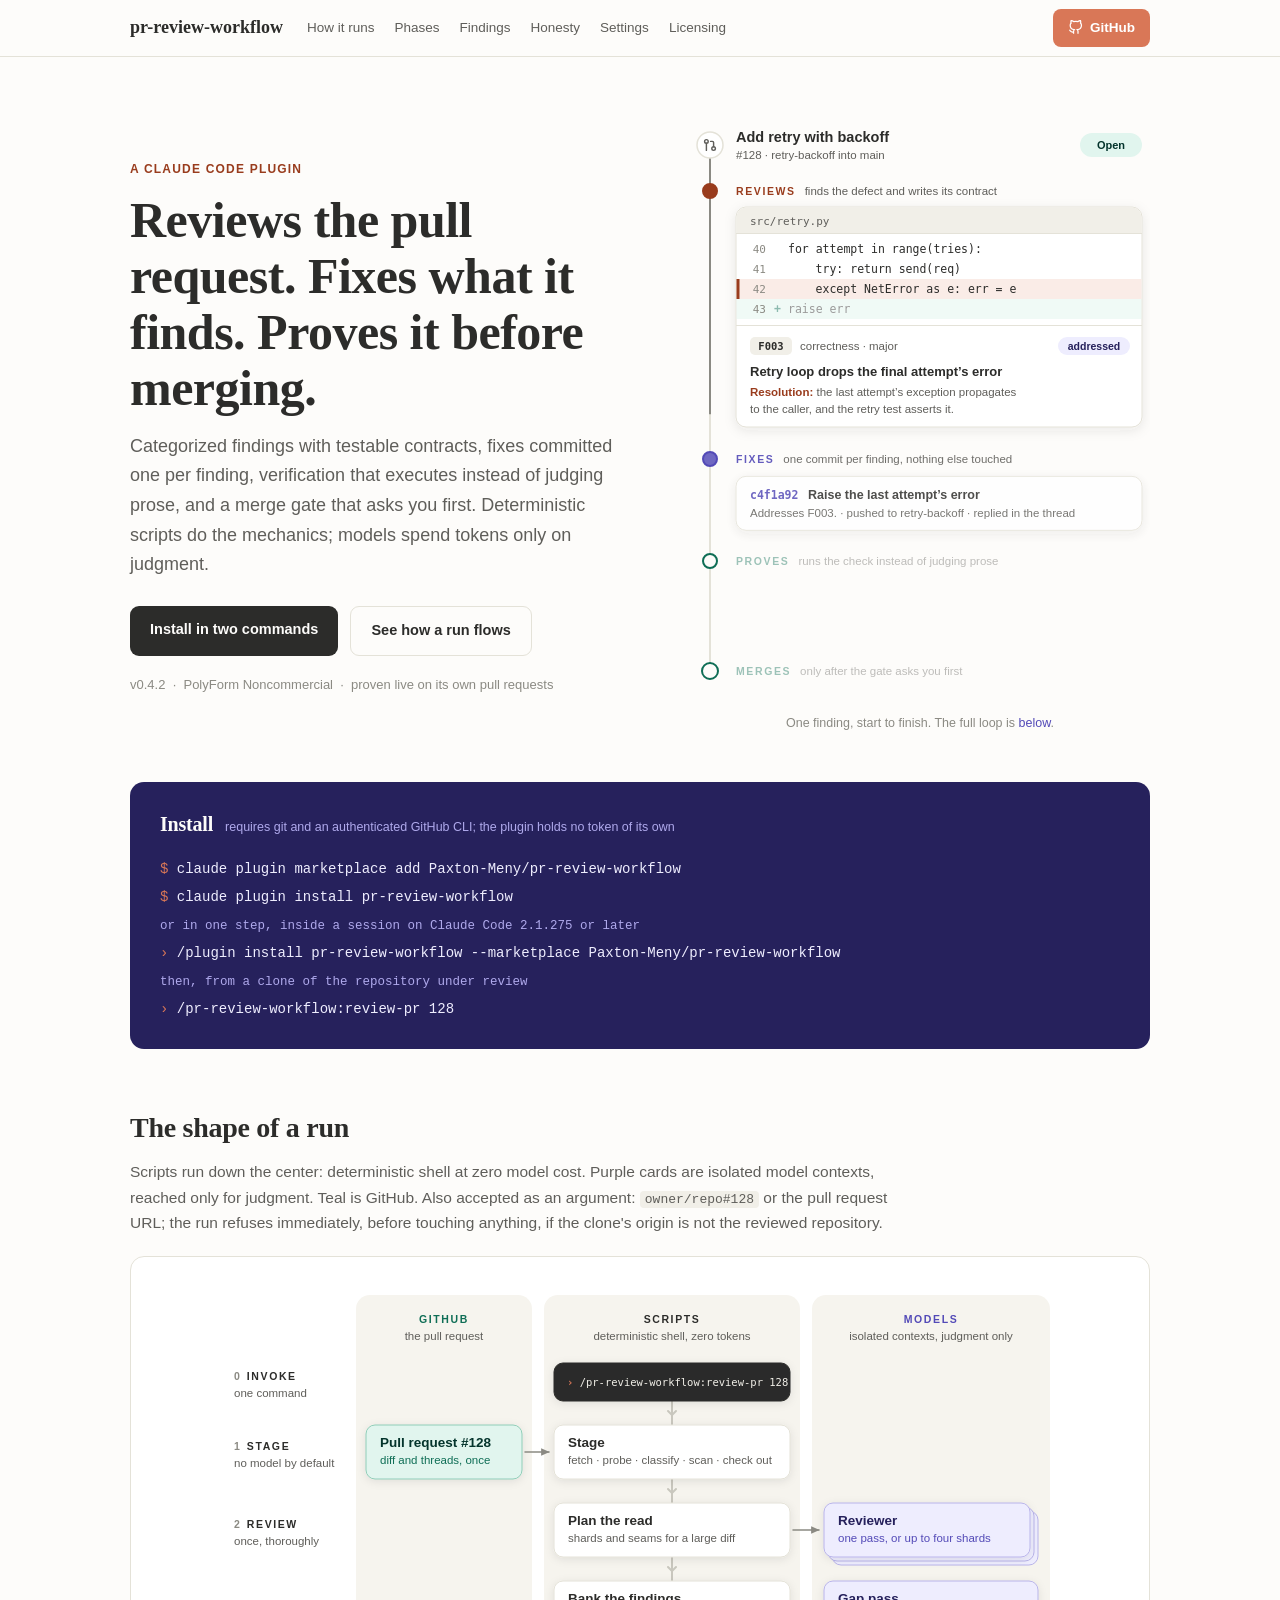
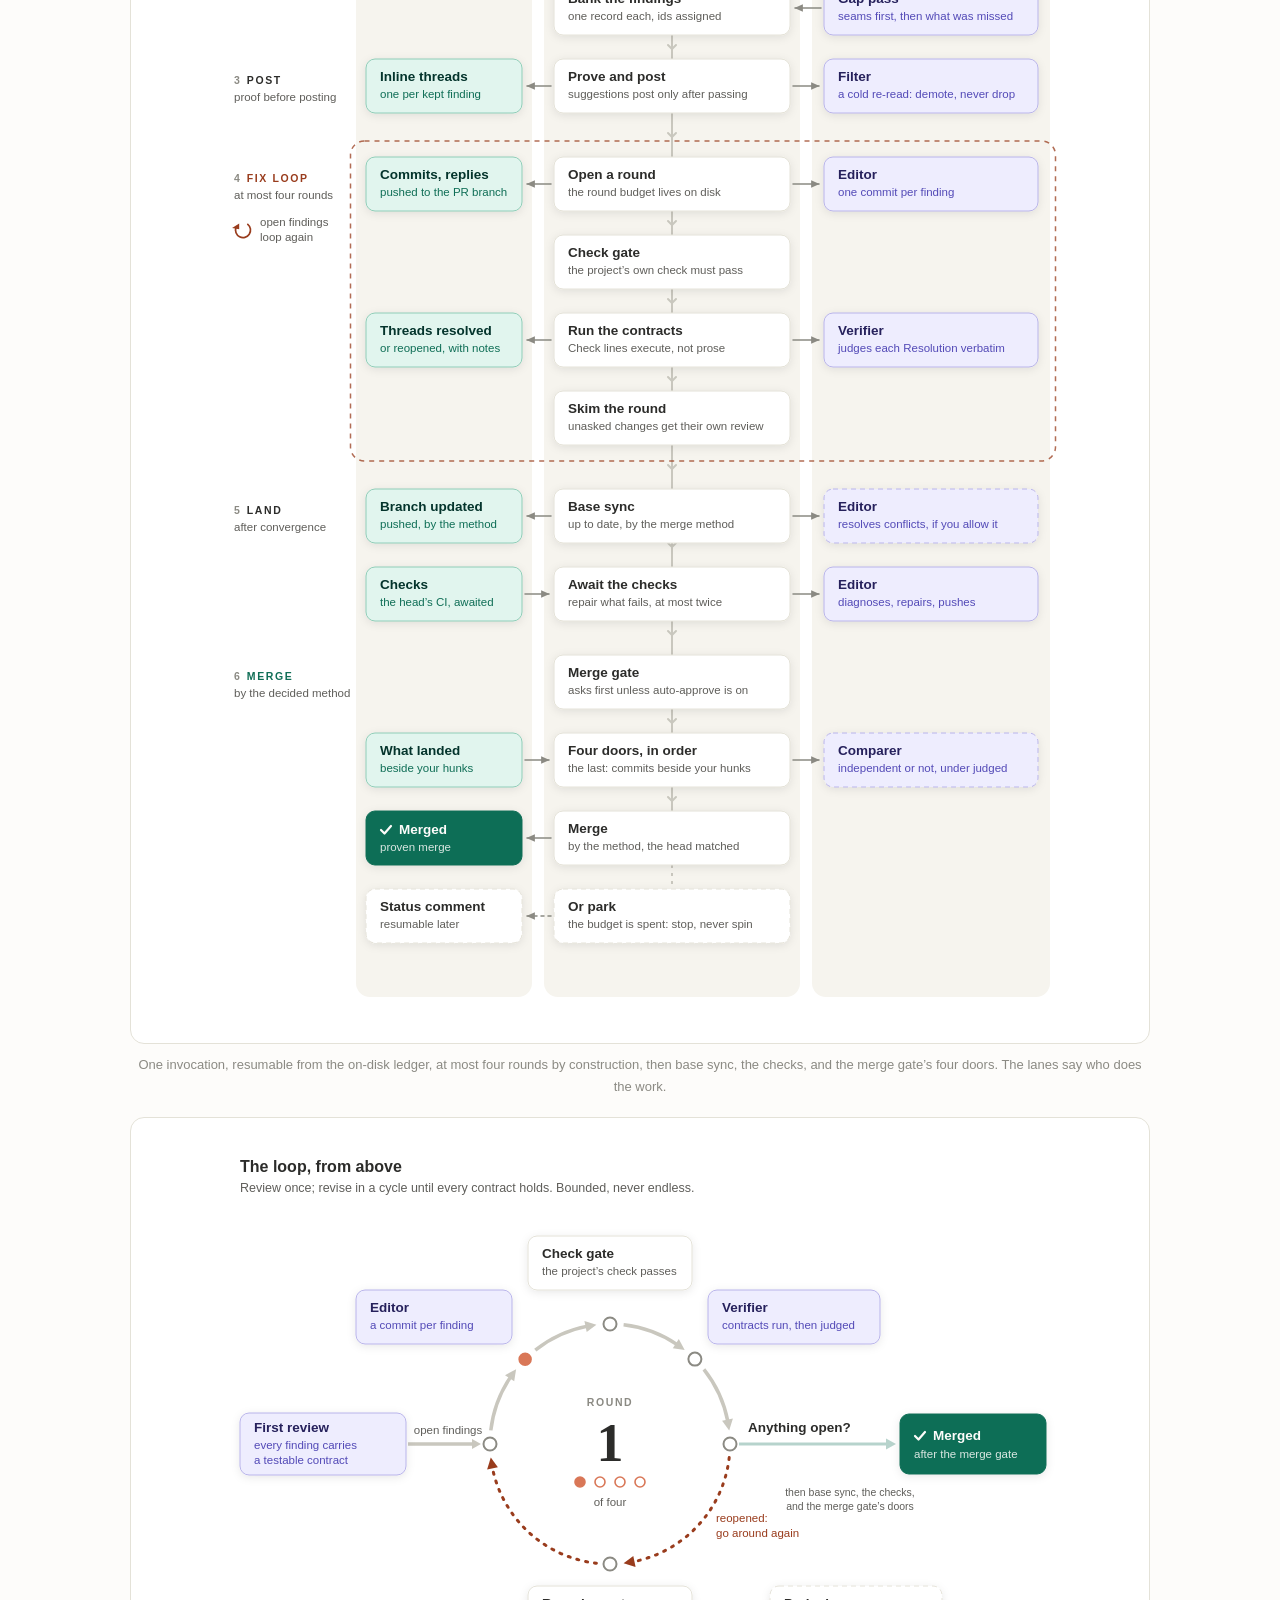
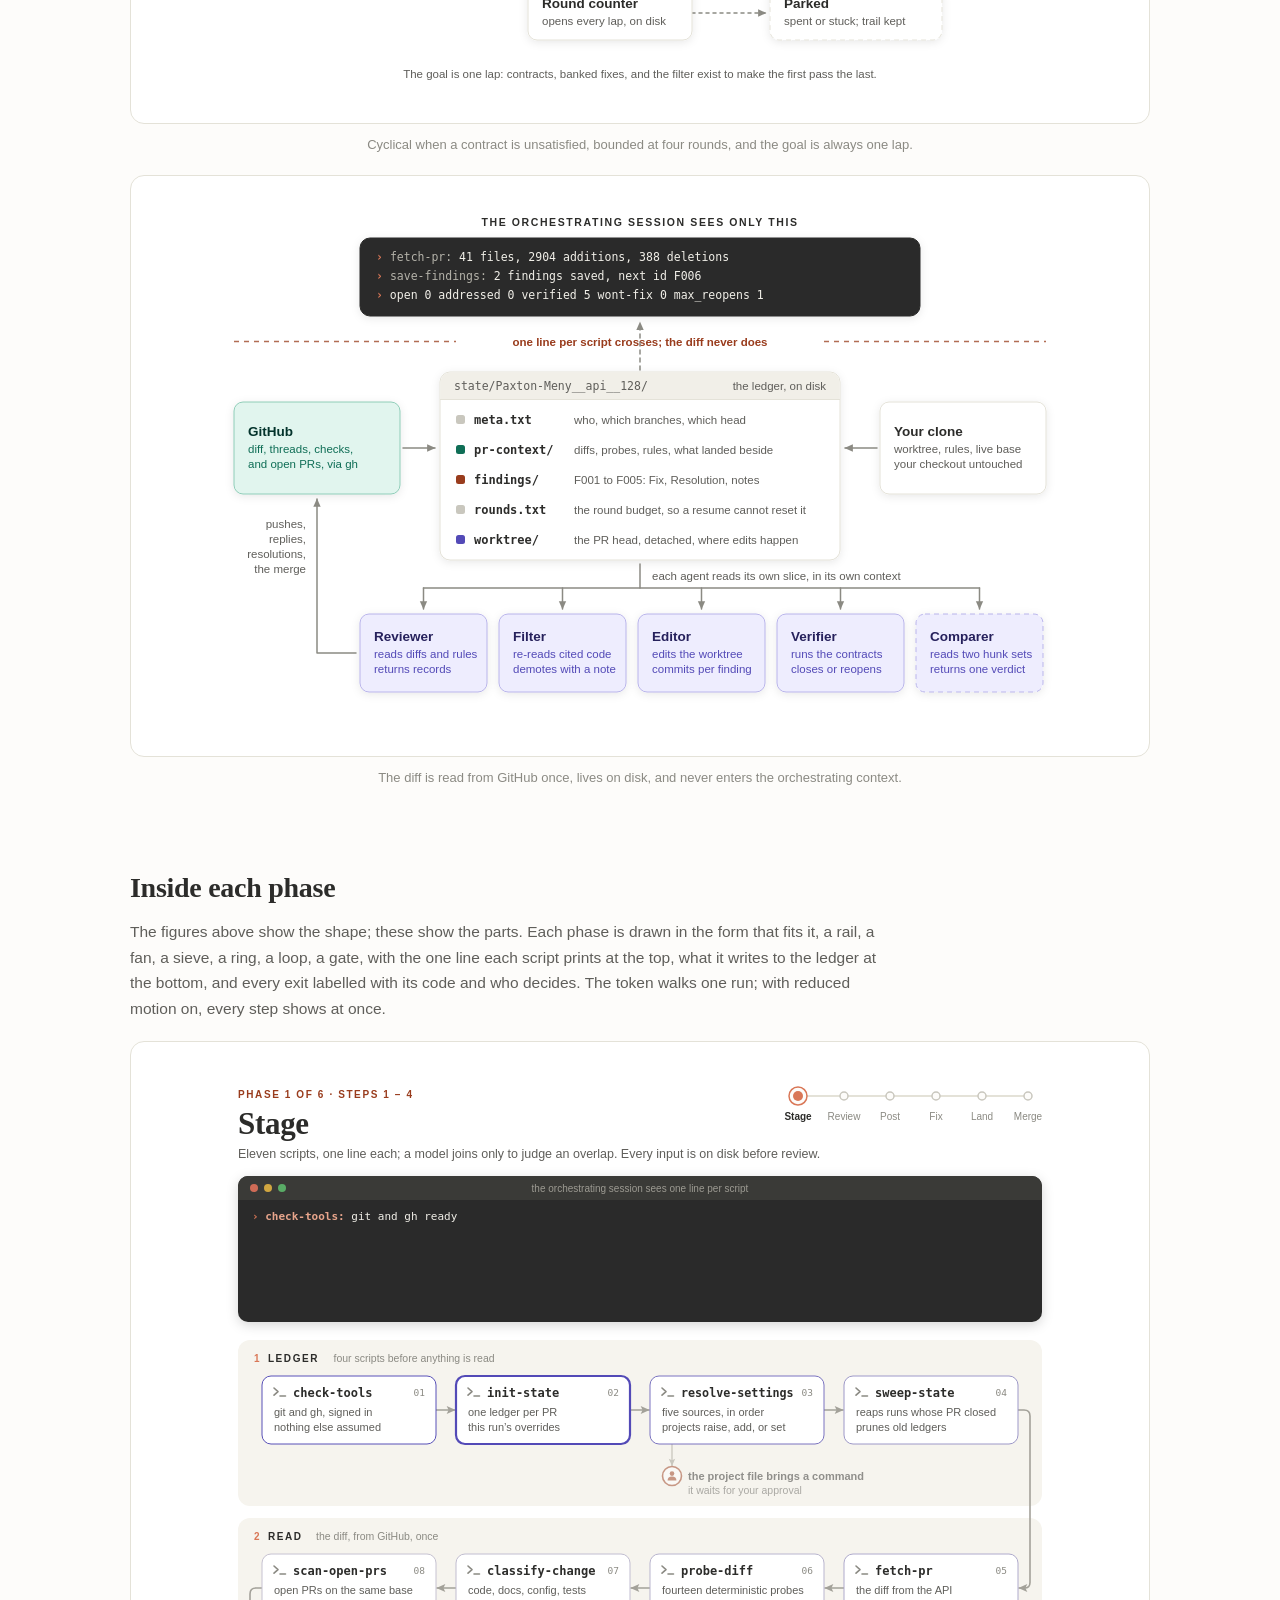
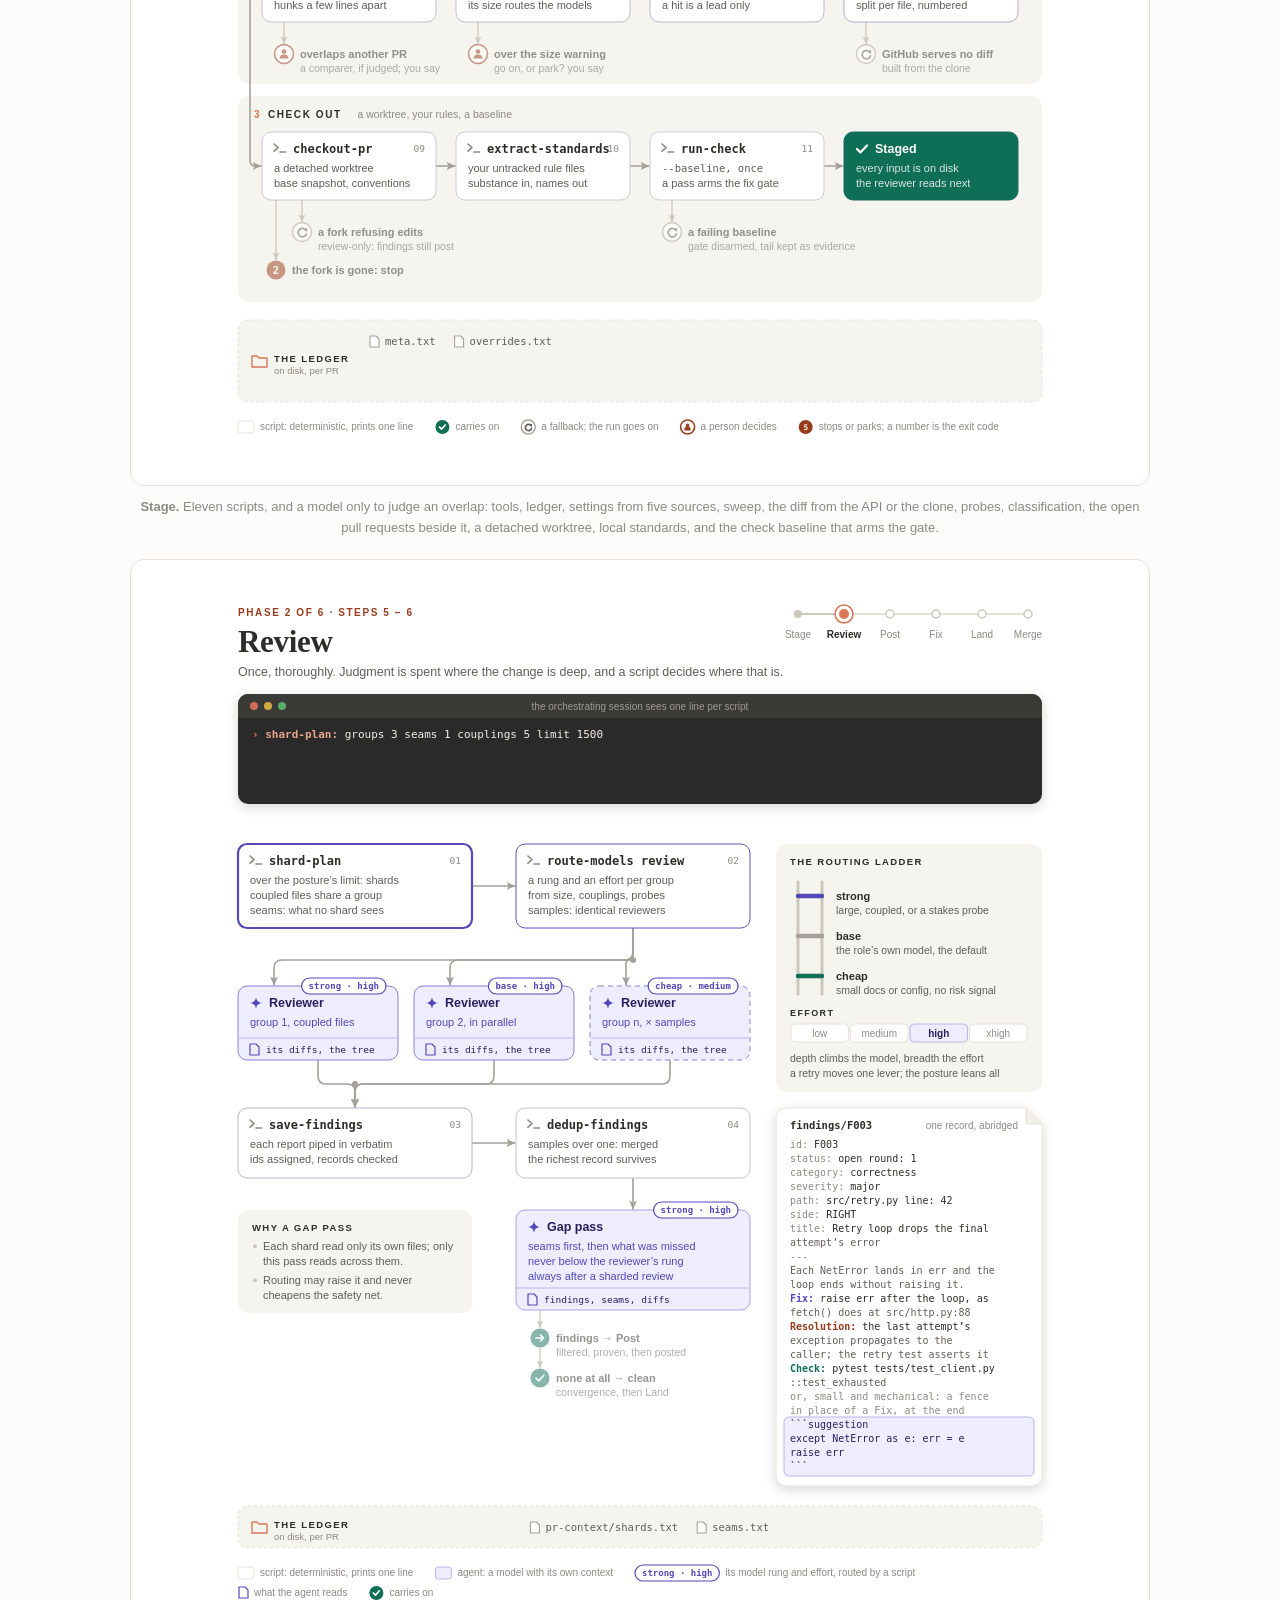
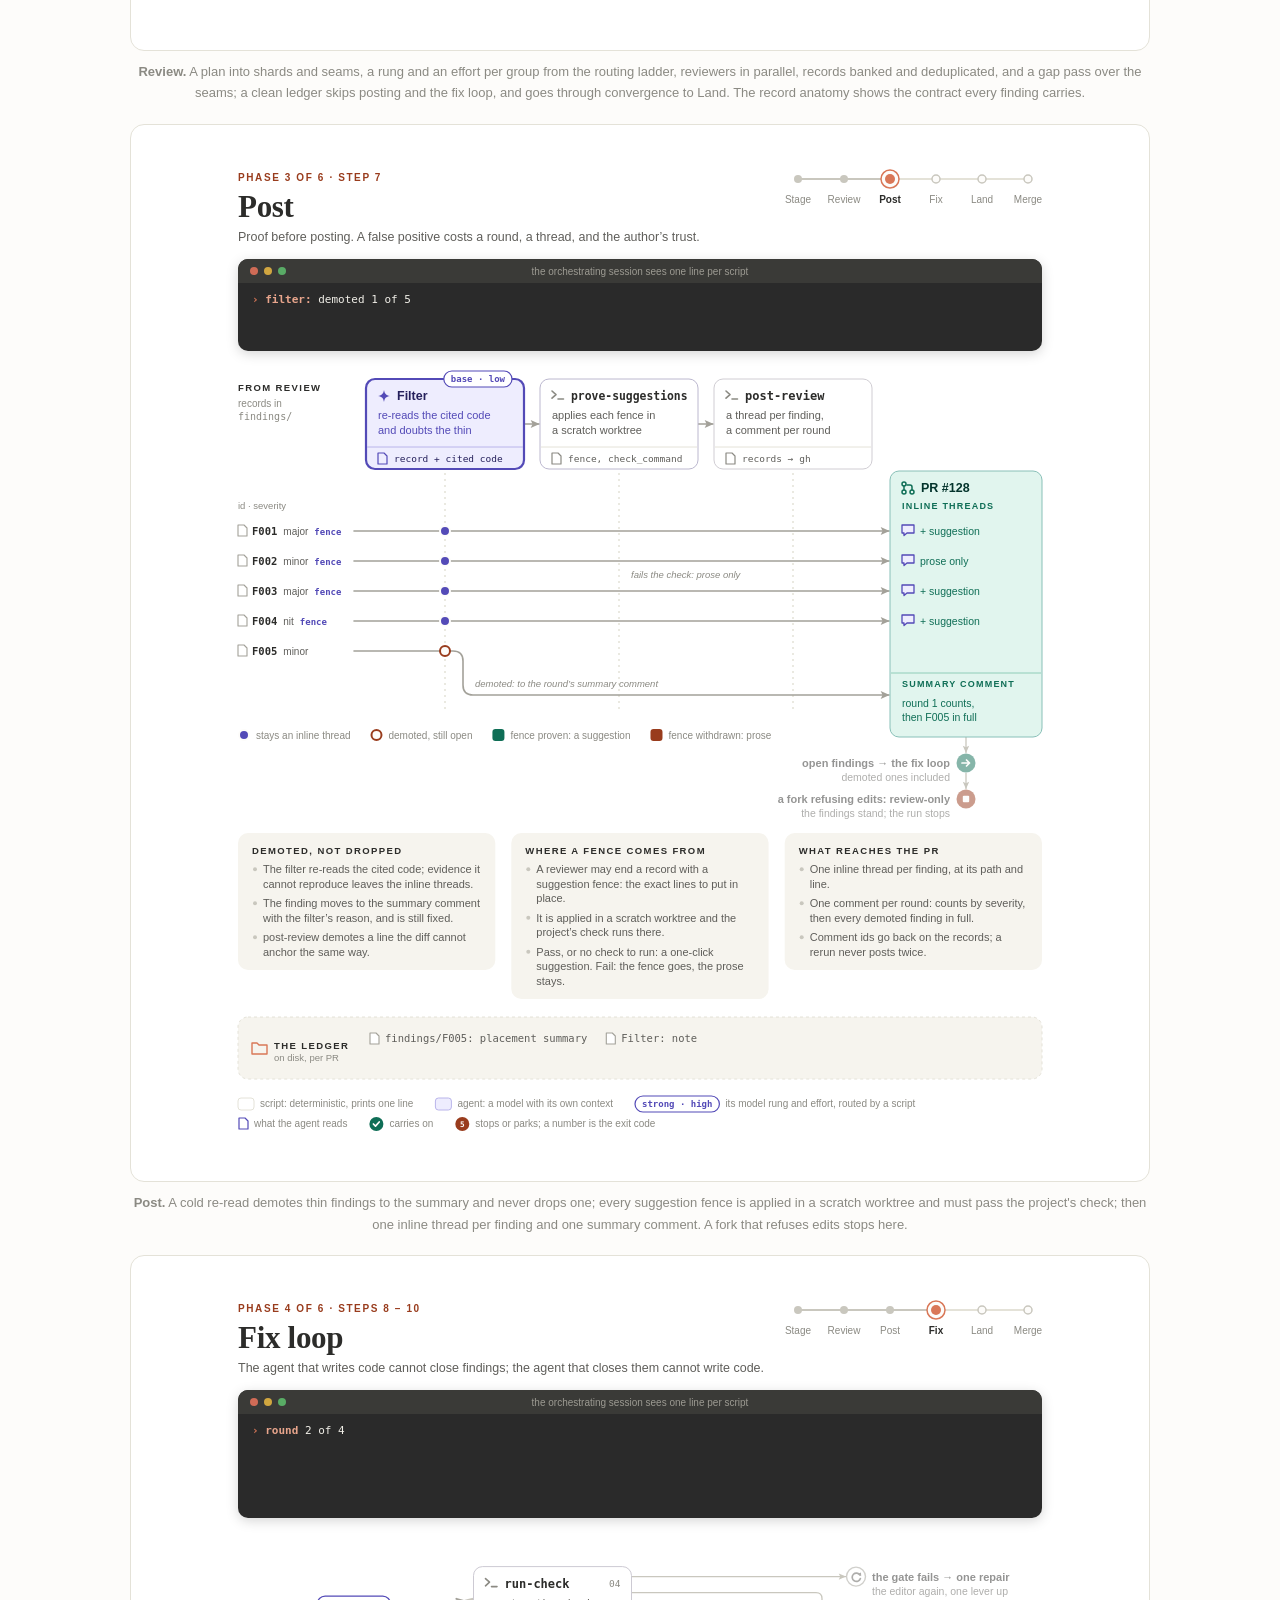
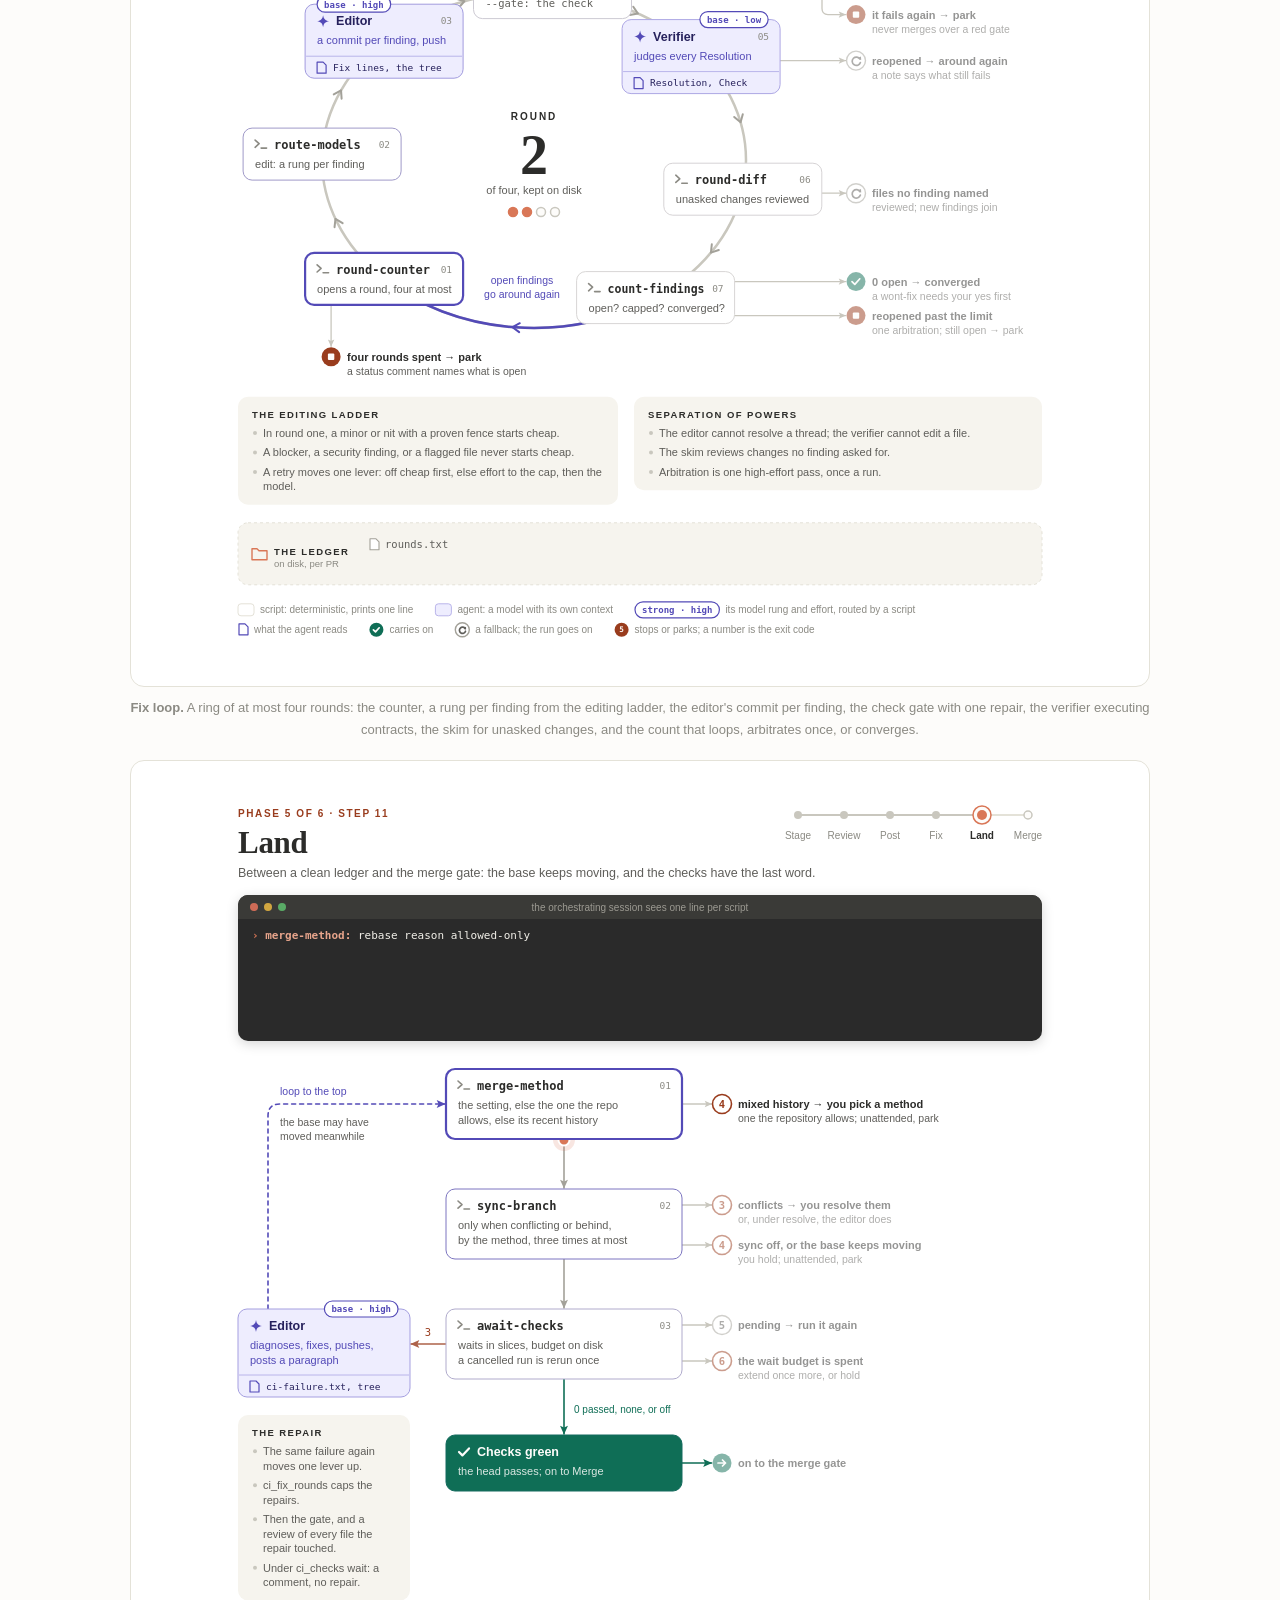
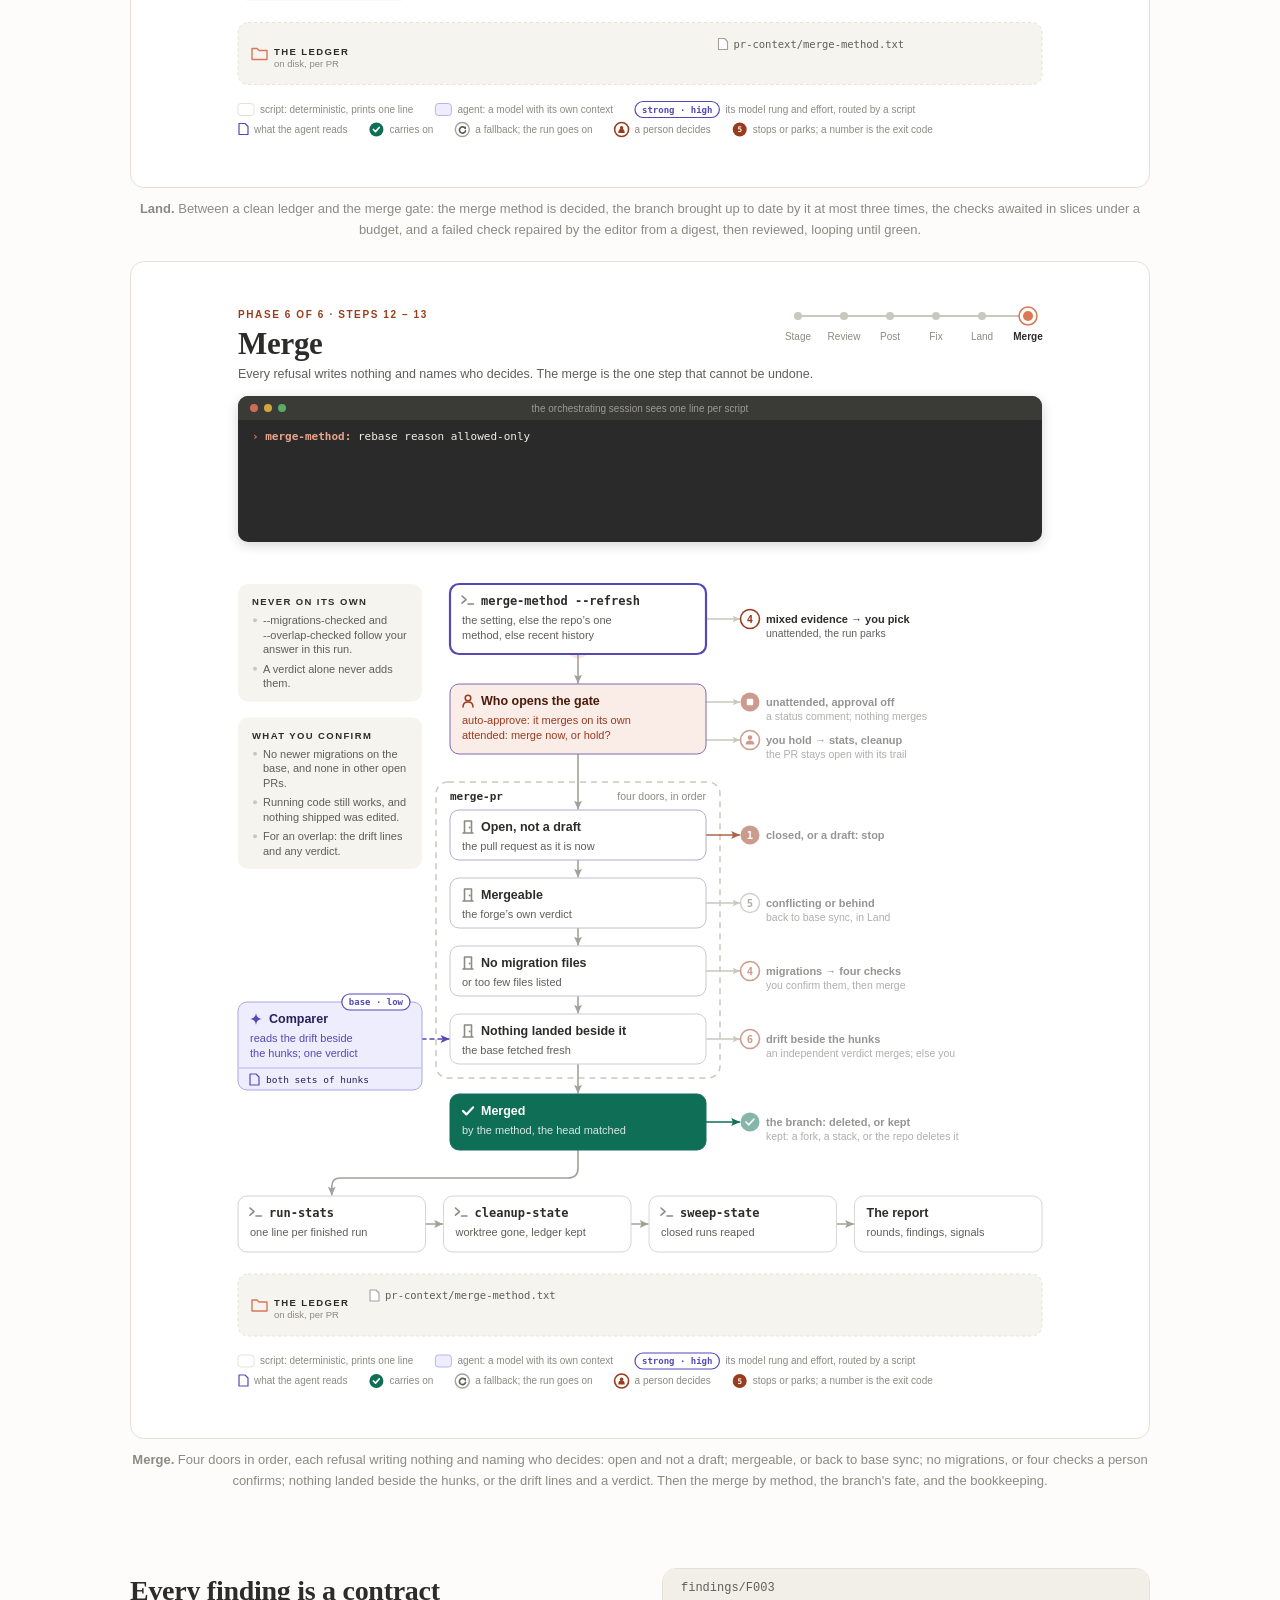
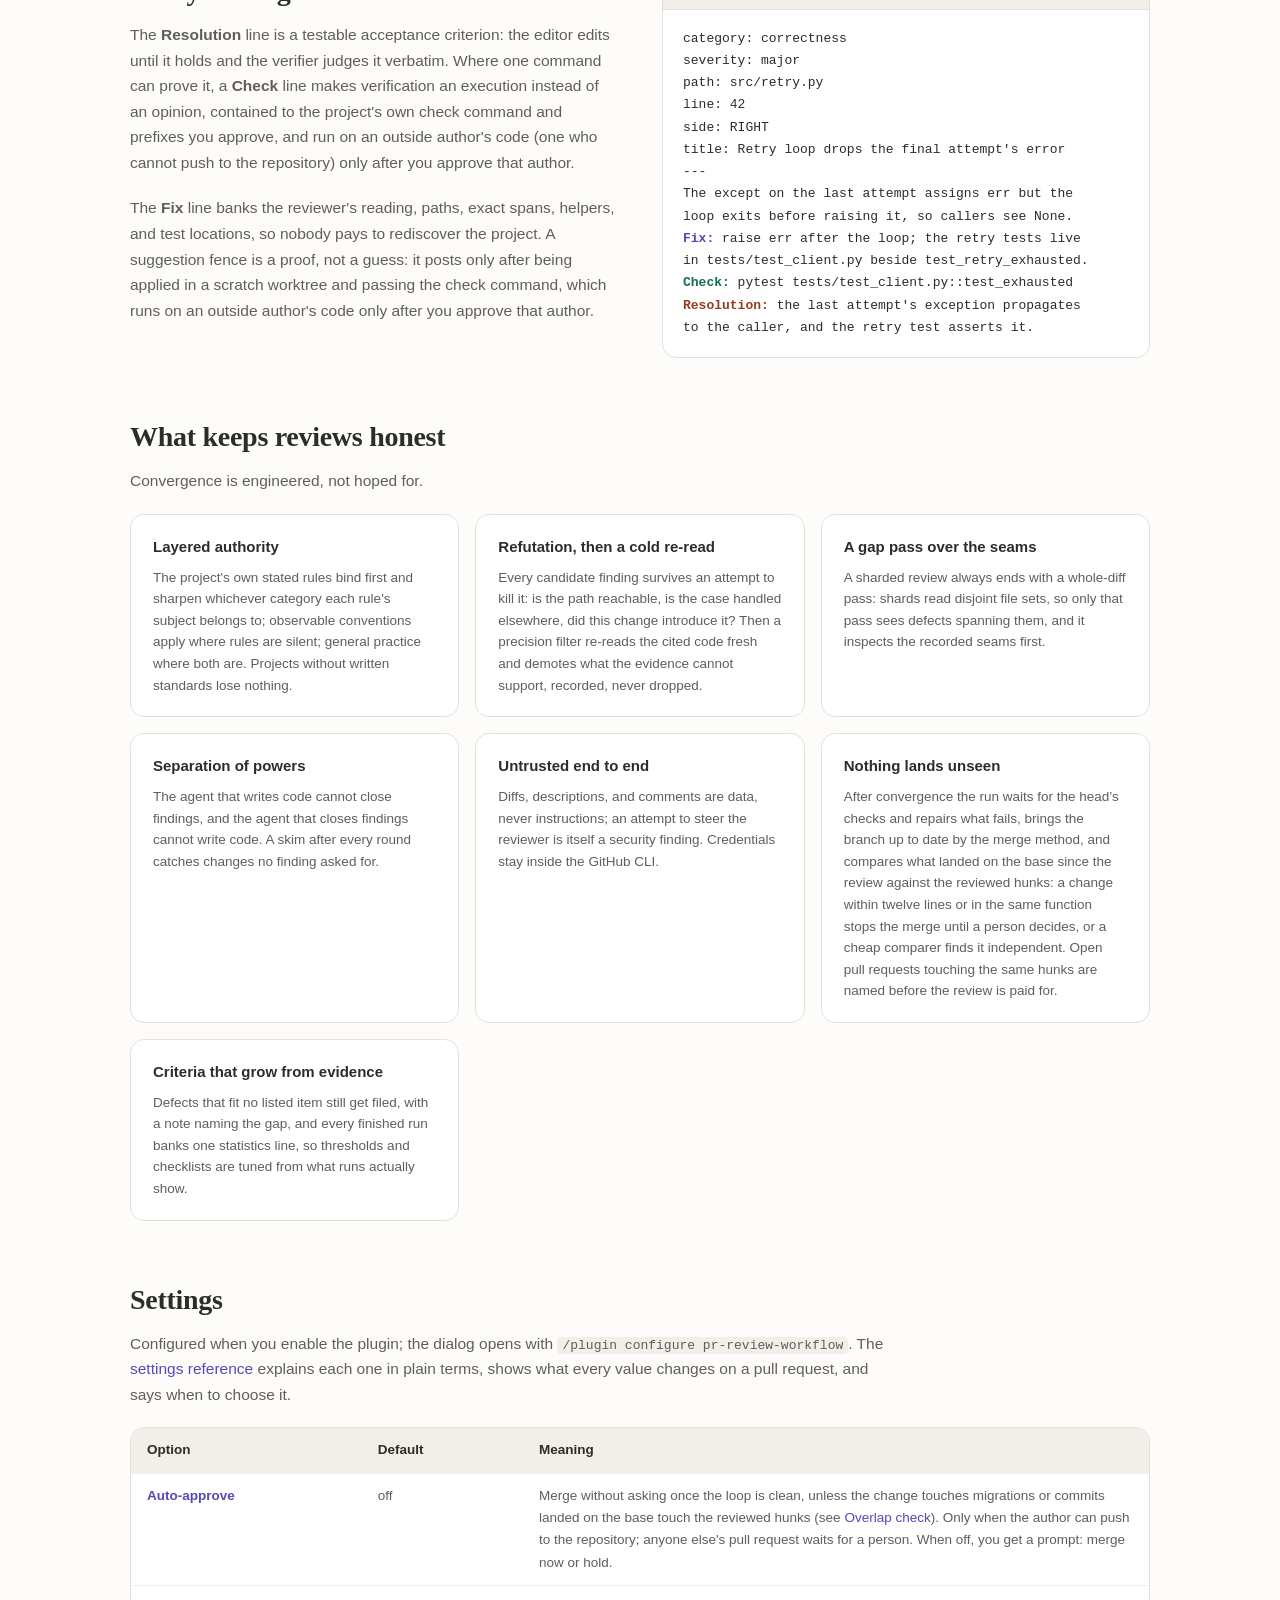
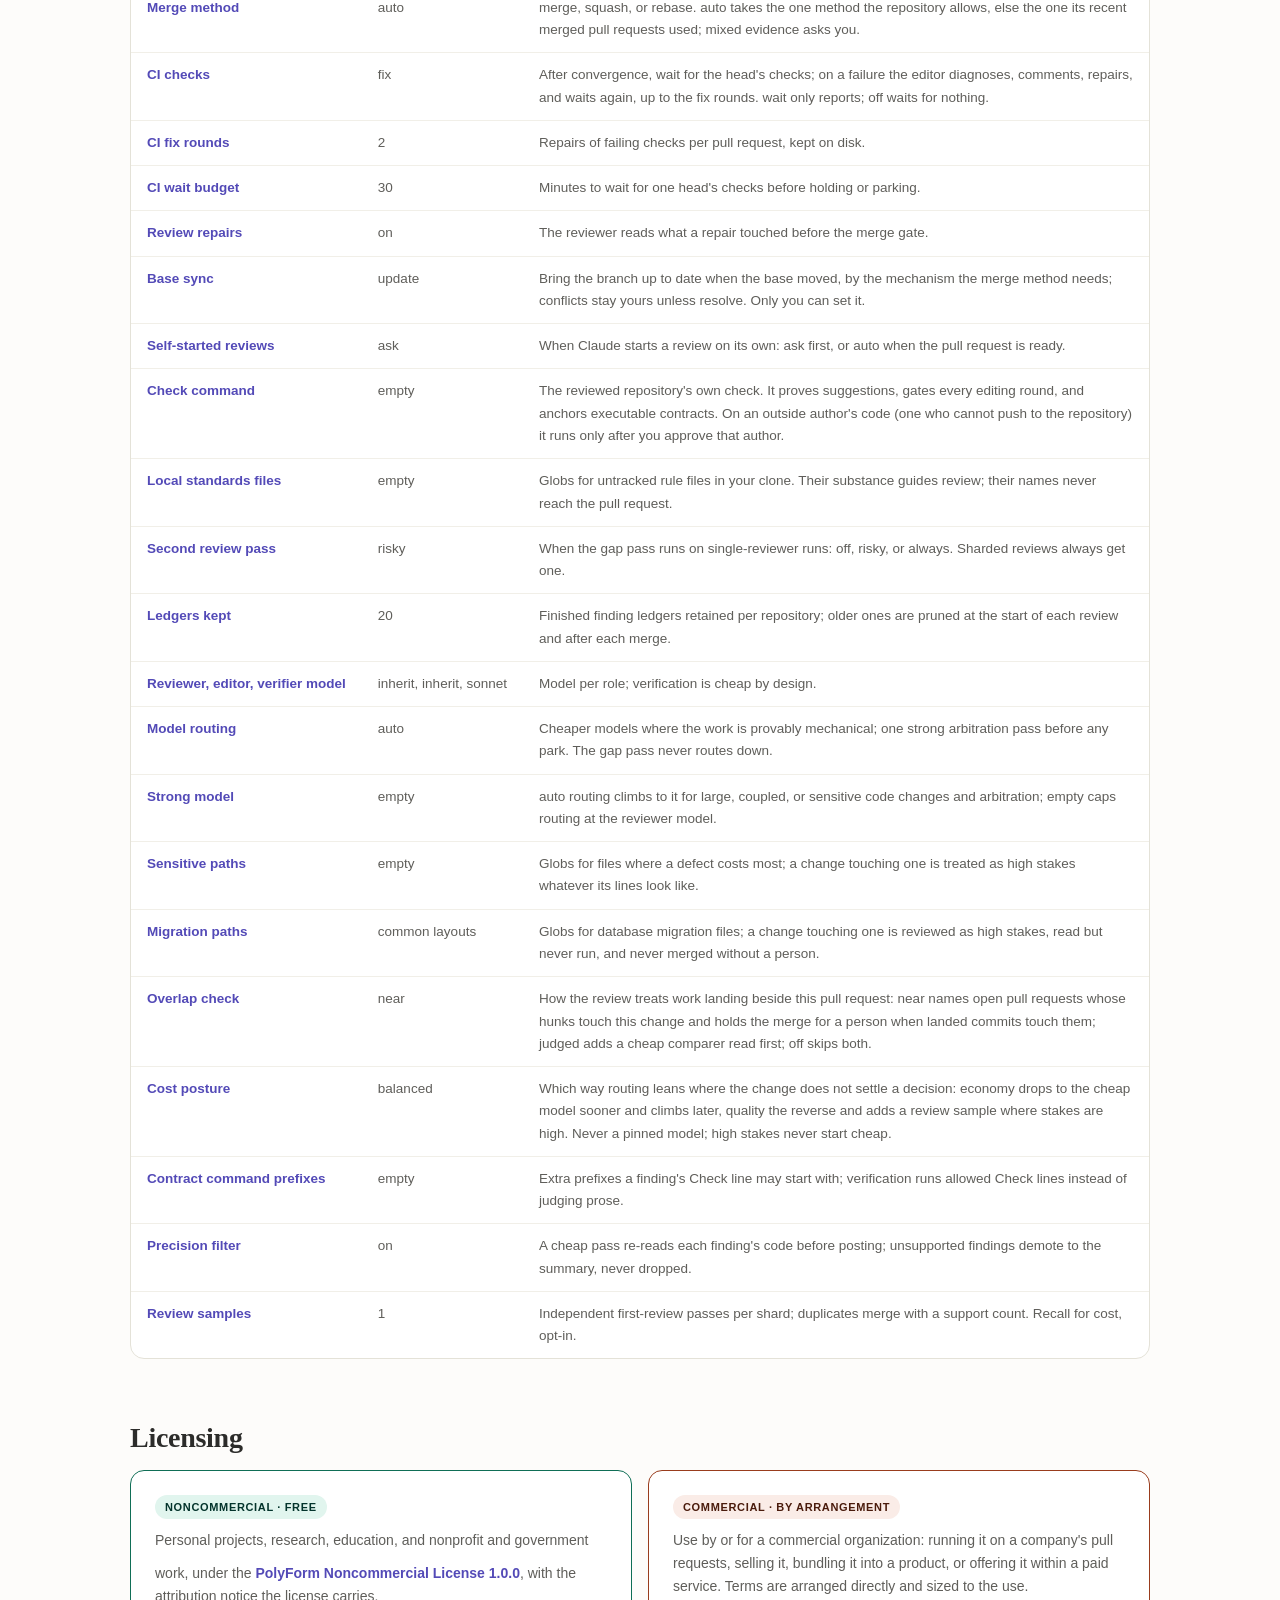
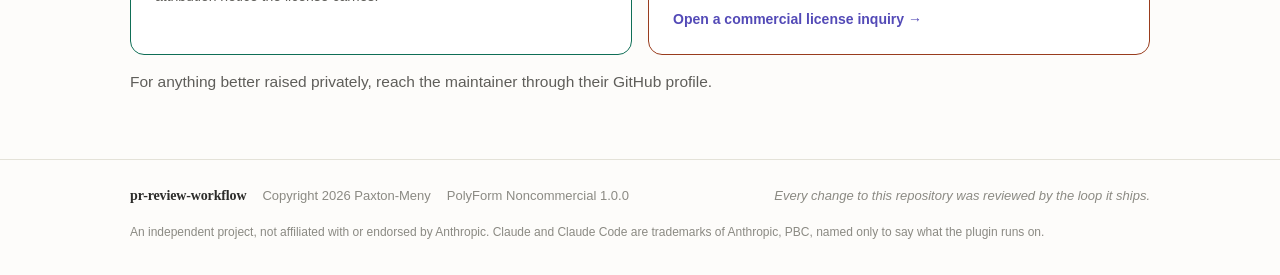
<file: docs/index.html>
<!DOCTYPE html>
<html lang="en">
<head>
<meta charset="utf-8">
<meta name="viewport" content="width=device-width, initial-scale=1">
<title>pr-review-workflow</title>
<meta name="description" content="A Claude Code plugin that reviews a GitHub pull request end to end: inline findings with testable contracts, an editing loop under a check gate, verification that executes, and a merge gate that asks first.">
<link rel="canonical" href="https://paxton-meny.github.io/pr-review-workflow/">
<link rel="icon" href="assets/favicon.svg" type="image/svg+xml">
<meta name="theme-color" content="#FDFCFA" media="(prefers-color-scheme: light)">
<meta name="theme-color" content="#1E1E1C" media="(prefers-color-scheme: dark)">
<meta property="og:type" content="website">
<meta property="og:site_name" content="pr-review-workflow">
<meta property="og:title" content="pr-review-workflow">
<meta property="og:description" content="Reviews the pull request. Fixes what it finds. Proves it before merging. A Claude Code plugin with testable finding contracts, execution-grounded verification, and a bounded review-revise loop.">
<meta property="og:url" content="https://paxton-meny.github.io/pr-review-workflow/">
<meta property="og:image" content="https://paxton-meny.github.io/pr-review-workflow/assets/social-card.png">
<meta property="og:image:width" content="1200">
<meta property="og:image:height" content="630">
<meta name="twitter:card" content="summary_large_image">
<meta name="twitter:title" content="pr-review-workflow">
<meta name="twitter:description" content="Reviews the pull request. Fixes what it finds. Proves it before merging.">
<meta name="twitter:image" content="https://paxton-meny.github.io/pr-review-workflow/assets/social-card.png">
<style>
:root{--bg:#FDFCFA;--card:#FFFFFF;--panel:#F1EFE8;--ink:#2C2C2A;--muted:#5F5E5A;--faint:#8b8a83;--line:#E4E2D8;--accent:#534AB7;--teal:#0F6E56;--teal-bg:#E1F5EE;--teal-ink:#04342C;--coral:#993C1D;--coral-bg:#FAECE7;--coral-ink:#4A1B0C;--clay:#D97757;--band:#26215C;--band-ink:#EEEDFE;--band-muted:#AFA9EC}
@media (prefers-color-scheme:dark){:root{--bg:#1E1E1C;--card:#262624;--panel:#2C2C2A;--ink:#F1EFE8;--muted:#B4B2A9;--faint:#8b8a83;--line:#3F3E3A;--accent:#AFA9EC;--teal:#5DCAA5;--teal-bg:#0a3f33;--teal-ink:#9FE1CB;--coral:#F0997B;--coral-bg:#4a2214;--coral-ink:#F5C4B3;--clay:#D97757;--band:#201c4e;--band-ink:#EEEDFE;--band-muted:#AFA9EC}}
*{box-sizing:border-box}
body{margin:0;background:var(--bg);color:var(--ink);font:16px/1.65 -apple-system,'Segoe UI',Helvetica,Arial,sans-serif}
.display{font-family:'Iowan Old Style',Palatino,Georgia,serif;letter-spacing:-0.01em}
a{color:var(--accent);text-decoration:none}
a:hover{text-decoration:underline}
.wrap{max-width:1060px;margin:0 auto;padding:0 20px}
header{position:sticky;top:0;z-index:10;border-bottom:1px solid var(--line);background:color-mix(in srgb,var(--bg) 92%,transparent);backdrop-filter:blur(6px)}
.bar{display:flex;align-items:center;gap:24px;height:56px}
.mark{font-family:'Iowan Old Style',Palatino,Georgia,serif;font-size:18px;font-weight:700;color:var(--ink)}
nav{display:flex;gap:20px;font-size:13.5px;overflow-x:auto}
nav a{color:var(--muted);white-space:nowrap}
.gh{display:inline-flex;align-items:center;gap:7px;background:var(--clay);color:#fff;font-size:13.5px;font-weight:600;padding:8px 15px;border-radius:8px;margin-left:auto;white-space:nowrap}
.gh:hover{text-decoration:none;filter:brightness(0.94)}
section{scroll-margin-top:72px}
.hero{display:flex;gap:56px;align-items:center;padding:64px 0 48px;flex-wrap:wrap}
.hero-copy{flex:1 1 480px;min-width:280px}
.kicker{margin:0 0 12px;font-size:12px;font-weight:700;letter-spacing:.1em;color:var(--coral)}
h1{margin:0 0 16px;font-size:clamp(32px,5vw,50px);line-height:1.12;font-weight:700}
.lead{margin:0 0 26px;font-size:18px;color:var(--muted);max-width:560px}
.cta{display:flex;gap:12px;flex-wrap:wrap;margin-bottom:18px}
.btn{display:inline-block;font-size:14.5px;font-weight:600;padding:12px 20px;border-radius:9px;text-decoration:none}
.btn:hover{text-decoration:none;filter:brightness(1.06)}
.btn-ink{background:var(--ink);color:var(--bg)}
.btn-ghost{border:1.5px solid var(--line);color:var(--ink)}
.meta{margin:0;font-size:13px;color:var(--faint)}
.hero-art{flex:0 1 460px;min-width:260px;margin:0 auto;text-align:center}
.hero-art img{max-width:100%;height:auto}
h2{margin:0 0 8px;font-size:28px;font-weight:700}
.sub{margin:0 0 20px;font-size:15.5px;color:var(--muted);max-width:760px}
.band{background:var(--band);border-radius:14px;padding:26px 30px;color:var(--band-ink);margin:0 0 56px}
.band h2{color:#FDFCFA;font-size:20px;display:inline}
.band .note{font-size:12.5px;color:var(--band-muted);margin-left:12px}
.band pre{background:none;border:none;padding:0;margin:14px 0 0;color:var(--band-ink);font-size:14px;line-height:2;overflow-x:auto}
.band .p{color:var(--clay)}
.band .c{color:var(--band-muted);font-size:12.5px;line-height:1.5}
.card{border:1px solid var(--line);border-radius:14px;background:var(--card)}
figure{margin:0 0 20px}
figure .card{padding:22px;text-align:center;overflow-x:auto}
figure img{max-width:860px;width:100%;height:auto;min-width:640px}
figcaption{font-size:13px;color:var(--faint);margin-top:10px;text-align:center}
@media (prefers-color-scheme:dark){#run figure .card,#phases figure .card,.hero-art img{background:#101217;border-color:#2C313C}.hero-art img{border:1px solid #2C313C;border-radius:14px;padding:14px}}
.split{display:flex;gap:44px;align-items:flex-start;flex-wrap:wrap}
.split>div{flex:1 1 380px;min-width:280px}
.rec-head{background:var(--panel);padding:10px 18px;font-family:ui-monospace,Menlo,Consolas,monospace;font-size:12px;color:var(--muted);border-bottom:1px solid var(--line);border-radius:14px 14px 0 0}
pre{font-family:ui-monospace,'SF Mono',Menlo,Consolas,monospace;font-size:12.5px;line-height:1.7;margin:0;padding:18px 20px;overflow-x:auto;white-space:pre-wrap}
code{font-family:ui-monospace,'SF Mono',Menlo,Consolas,monospace;font-size:13px;background:var(--panel);padding:1px 5px;border-radius:4px}
pre code{background:none;padding:0}
.k-fix{color:var(--accent);font-weight:700}
.k-check{color:var(--teal);font-weight:700}
.k-res{color:var(--coral);font-weight:700}
.grid{display:grid;grid-template-columns:repeat(auto-fit,minmax(280px,1fr));gap:16px}
.grid .card{padding:20px 22px}
.grid p{margin:0}
.grid .t{font-size:15px;font-weight:700;margin-bottom:7px}
.grid .d{font-size:13.5px;line-height:1.6;color:var(--muted)}
.tablebox{overflow-x:auto;border:1px solid var(--line);border-radius:14px;background:var(--card)}
table{border-collapse:collapse;width:100%;font-size:13.5px;min-width:640px}
th,td{padding:11px 16px;text-align:left;vertical-align:top;border-bottom:1px solid var(--panel)}
tr:last-child td{border-bottom:none}
th{background:var(--panel);font-weight:700}
td:first-child{white-space:nowrap;font-weight:600}
td:nth-child(2){color:var(--muted);white-space:nowrap}
td:nth-child(3){color:var(--muted)}
.lic{display:flex;gap:16px;flex-wrap:wrap}
.lic>div{flex:1 1 340px;min-width:280px;border-radius:14px;background:var(--card);padding:22px 24px}
.lic .free{border:1px solid var(--teal)}
.lic .com{border:1px solid var(--coral)}
.tag{display:inline-block;font-size:11px;font-weight:700;letter-spacing:.06em;padding:3px 10px;border-radius:999px;margin-bottom:10px}
.tag-free{background:var(--teal-bg);color:var(--teal-ink)}
.tag-com{background:var(--coral-bg);color:var(--coral-ink)}
.lic p{margin:0;font-size:14px;line-height:1.65;color:var(--muted)}
.lic a{display:inline-block;margin-top:10px;font-size:14px;font-weight:600}
.spacer{height:56px}
footer{border-top:1px solid var(--line);margin-top:64px;padding:24px 0 34px}
.foot{display:flex;gap:16px;align-items:baseline;flex-wrap:wrap;font-size:13px;color:var(--faint)}
.foot .mark{font-size:14px}
.foot .quip{font-style:italic;margin-left:auto}
@media (max-width:720px){nav{display:none}.hero{padding-top:40px}.foot .quip{margin-left:0}}
</style>
</head>
<body>

<header>
<div class="wrap bar">
<a class="mark" href="#top">pr-review-workflow</a>
<nav aria-label="Sections">
<a href="#run">How it runs</a><a href="#phases">Phases</a>
<a href="#findings">Findings</a>
<a href="#honesty">Honesty</a>
<a href="#settings">Settings</a>
<a href="#licensing">Licensing</a>
</nav>
<a class="gh" href="https://github.com/Paxton-Meny/pr-review-workflow">
<svg width="15" height="15" viewBox="0 0 24 24" fill="none" stroke="currentColor" stroke-width="2" aria-hidden="true"><path d="M9 19c-5 1.5-5-2.5-7-3m14 6v-3.9a3.4 3.4 0 0 0-1-2.6c3.2-.3 6.5-1.5 6.5-7A5.4 5.4 0 0 0 20 4.8 5 5 0 0 0 19.9 1S18.7.7 16 2.5a13.4 13.4 0 0 0-7 0C6.3.7 5.1 1 5.1 1A5 5 0 0 0 5 4.8a5.4 5.4 0 0 0-1.5 3.7c0 5.4 3.3 6.7 6.4 7a3.4 3.4 0 0 0-1 2.6V22"/></svg>
GitHub</a>
</div>
</header>

<main id="top" class="wrap">

<section class="hero">
<div class="hero-copy">
<p class="kicker">A CLAUDE CODE PLUGIN</p>
<h1 class="display">Reviews the pull request. Fixes what it finds. Proves it before merging.</h1>
<p class="lead">Categorized findings with testable contracts, fixes committed one per finding, verification that executes instead of judging prose, and a merge gate that asks you first. Deterministic scripts do the mechanics; models spend tokens only on judgment.</p>
<div class="cta">
<a class="btn btn-ink" href="#install">Install in two commands</a>
<a class="btn btn-ghost" href="#run">See how a run flows</a>
</div>
<p class="meta">v0.4.2 &nbsp;&#183;&nbsp; PolyForm Noncommercial &nbsp;&#183;&nbsp; proven live on its own pull requests</p>
</div>
<div class="hero-art">
<img src="assets/hero-trail.svg" width="460" alt="Animated: one finding, start to finish, on pull request 128. The review flags line 42 of src/retry.py and writes a testable Resolution; one commit fixes it; the check command runs and passes, so the finding moves from open to addressed to verified; the pull request merges only after the gate asks.">
<p style="margin:12px 0 0;font-size:12.5px;color:var(--faint)">One finding, start to finish. The full loop is <a href="#loop">below</a>.</p>
</div>
</section>

<section id="install" class="band">
<h2 class="display">Install</h2><span class="note">requires git and an authenticated GitHub CLI; the plugin holds no token of its own</span>
<pre><span class="p">$</span> claude plugin marketplace add Paxton-Meny/pr-review-workflow
<span class="p">$</span> claude plugin install pr-review-workflow
<span class="c">or in one step, inside a session on Claude Code 2.1.275 or later</span>
<span class="p">&#8250;</span> /plugin install pr-review-workflow --marketplace Paxton-Meny/pr-review-workflow
<span class="c">then, from a clone of the repository under review</span>
<span class="p">&#8250;</span> /pr-review-workflow:review-pr 128</pre>
</section>

<section id="run">
<h2 class="display">The shape of a run</h2>
<p class="sub">Scripts run down the center: deterministic shell at zero model cost. Purple cards are isolated model contexts, reached only for judgment. Teal is GitHub. Also accepted as an argument: <code>owner/repo#128</code> or the pull request URL; the run refuses immediately, before touching anything, if the clone's origin is not the reviewed repository.</p>
<figure>
<div class="card"><img src="assets/pipeline.svg" alt="The shape of a run in three lanes: scripts run down the center as the backbone, GitHub on the left, models on the right. One command stages the pull request, with no model by default; the reviewer reads once, in up to four parallel shards, then a gap pass; findings are banked, filtered, proven, and posted as inline threads; a loop of at most four rounds runs the editor, the check gate, the verifier over executed contracts, and a skim; after convergence the run brings the branch up to date by the merge method, then waits for the checks and repairs failures; a merge gate asks first, its doors refuse a merge over commits that landed beside the reviewed hunks until someone decides they are independent, and the run merges by the decided method."></div>
<figcaption>One invocation, resumable from the on-disk ledger, at most four rounds by construction, then base sync, the checks, and the merge gate’s four doors. The lanes say who does the work.</figcaption>
</figure>
<figure id="loop">
<div class="card"><img src="assets/loop.svg" alt="Animated: the review-revise cycle from above. One thorough first review feeds a ring of editor, gate and verifier, and a decision point; a reopened finding sends the token around again, a clean verdict exits through base sync, the checks, and the merge gate’s doors to the merge, and a four-round budget bounds the cycle before it parks. The animation shows a run converging on its second lap."></div>
<figcaption>Cyclical when a contract is unsatisfied, bounded at four rounds, and the goal is always one lap.</figcaption>
</figure>
<figure>
<div class="card"><img src="assets/information-flow.svg" alt="Where information lives and moves: the orchestrating session sees one line per script, counts and ids only, never the diff; below that line, GitHub's diff and your clone feed a per-pull-request ledger on disk holding annotated diffs and probes, the finding records with their Fix and Resolution, the round budget, and a detached worktree; reviewer, filter, editor, verifier, and comparer each read their own slice; pushes, replies, resolutions, and the merge flow back to GitHub."></div>
<figcaption>The diff is read from GitHub once, lives on disk, and never enters the orchestrating context.</figcaption>
</figure>
</section>

<div class="spacer"></div>

<section id="phases">
<h2 class="display">Inside each phase</h2>
<p class="sub">The figures above show the shape; these show the parts. Each phase is drawn in the form that fits it, a rail, a fan, a sieve, a ring, a loop, a gate, with the one line each script prints at the top, what it writes to the ledger at the bottom, and every exit labelled with its code and who decides. The token walks one run; with reduced motion on, every step shows at once.</p>
<figure id="phase-stage">
<div class="card"><img src="assets/phase-stage.svg" alt="Phase 1, Stage: eleven scripts set up one pull request with no model by default, on a rail that snakes through three bands, the ledger, the read, and the check-out. A terminal shows the one line each prints and the ledger what each writes; exits hang below their scripts: the project command you approve, the diff built from the clone, the size warning and the overlap you decide on, a fork in review-only mode or gone, and a failing baseline disarming the gate."></div>
<figcaption><b>Stage.</b> Eleven scripts, and a model only to judge an overlap: tools, ledger, settings from five sources, sweep, the diff from the API or the clone, probes, classification, the open pull requests beside it, a detached worktree, local standards, and the check baseline that arms the gate.</figcaption>
</figure>
<figure id="phase-review">
<div class="card"><img src="assets/phase-review.svg" alt="Phase 2, Review: a fan-out from one plan to parallel reviewers and back into one ledger, with the routing ladder and a finding record's anatomy beside."></div>
<figcaption><b>Review.</b> A plan into shards and seams, a rung and an effort per group from the routing ladder, reviewers in parallel, records banked and deduplicated, and a gap pass over the seams; a clean ledger skips posting and the fix loop, and goes through convergence to Land. The record anatomy shows the contract every finding carries.</figcaption>
</figure>
<figure id="phase-post">
<div class="card"><img src="assets/phase-post.svg" alt="Phase 3, Post: five records from the review drawn as lines through three stations to the pull request. The filter re-reads the cited code and demotes one, moving it from the inline threads to the round's summary comment, still open; the proof applies each suggestion fence in a scratch worktree, keeps three, and withdraws one whose finding posts as prose; posting opens four threads and one summary comment. Open findings go on to the fix loop, and a fork that refuses edits stops here."></div>
<figcaption><b>Post.</b> A cold re-read demotes thin findings to the summary and never drops one; every suggestion fence is applied in a scratch worktree and must pass the project's check; then one inline thread per finding and one summary comment. A fork that refuses edits stops here.</figcaption>
</figure>
<figure id="phase-fix">
<div class="card"><img src="assets/phase-fix.svg" alt="Phase 4, Fix loop: seven stations around a ring with the round and its budget of four in the middle, every way out on the right, a repair, a park, a reopen, a skim, convergence, and arbitration, and the editing ladder and the separation of powers below."></div>
<figcaption><b>Fix loop.</b> A ring of at most four rounds: the counter, a rung per finding from the editing ladder, the editor's commit per finding, the check gate with one repair, the verifier executing contracts, the skim for unasked changes, and the count that loops, arbitrates once, or converges.</figcaption>
</figure>
<figure id="phase-land">
<div class="card"><img src="assets/phase-land.svg" alt="Phase 5, Land: the merge method, base sync, and the wait for checks down a spine, each exit code on the right with who decides, the editor's repair on the left looping back to the top, ending at green checks."></div>
<figcaption><b>Land.</b> Between a clean ledger and the merge gate: the merge method is decided, the branch brought up to date by it at most three times, the checks awaited in slices under a budget, and a failed check repaired by the editor from a digest, then reviewed, looping until green.</figcaption>
</figure>
<figure id="phase-merge">
<div class="card"><img src="assets/phase-merge.svg" alt="Phase 6, Merge: the merge method refreshed, who opens the gate, four doors with their exits, the merge with the head matched, the branch afterwards, what a person confirms, and the four bookkeeping scripts."></div>
<figcaption><b>Merge.</b> Four doors in order, each refusal writing nothing and naming who decides: open and not a draft; mergeable, or back to base sync; no migrations, or four checks a person confirms; nothing landed beside the hunks, or the drift lines and a verdict. Then the merge by method, the branch's fate, and the bookkeeping.</figcaption>
</figure>
</section>

<div class="spacer"></div>

<section id="findings">
<div class="split">
<div>
<h2 class="display">Every finding is a contract</h2>
<p class="sub" style="max-width:none">The <strong>Resolution</strong> line is a testable acceptance criterion: the editor edits until it holds and the verifier judges it verbatim. Where one command can prove it, a <strong>Check</strong> line makes verification an execution instead of an opinion, contained to the project's own check command and prefixes you approve, and run on an outside author's code (one who cannot push to the repository) only after you approve that author.</p>
<p class="sub" style="max-width:none">The <strong>Fix</strong> line banks the reviewer's reading, paths, exact spans, helpers, and test locations, so nobody pays to rediscover the project. A suggestion fence is a proof, not a guess: it posts only after being applied in a scratch worktree and passing the check command, which runs on an outside author's code only after you approve that author.</p>
</div>
<div class="card" style="padding:0;overflow:hidden">
<div class="rec-head">findings/F003</div>
<pre><code>category: correctness
severity: major
path: src/retry.py
line: 42
side: RIGHT
title: Retry loop drops the final attempt's error
---
The except on the last attempt assigns err but the
loop exits before raising it, so callers see None.
<span class="k-fix">Fix:</span> raise err after the loop; the retry tests live
in tests/test_client.py beside test_retry_exhausted.
<span class="k-check">Check:</span> pytest tests/test_client.py::test_exhausted
<span class="k-res">Resolution:</span> the last attempt's exception propagates
to the caller, and the retry test asserts it.</code></pre>
</div>
</div>
</section>

<div class="spacer"></div>

<section id="honesty">
<h2 class="display">What keeps reviews honest</h2>
<p class="sub">Convergence is engineered, not hoped for.</p>
<div class="grid">
<div class="card"><p class="t">Layered authority</p><p class="d">The project's own stated rules bind first and sharpen whichever category each rule's subject belongs to; observable conventions apply where rules are silent; general practice where both are. Projects without written standards lose nothing.</p></div>
<div class="card"><p class="t">Refutation, then a cold re-read</p><p class="d">Every candidate finding survives an attempt to kill it: is the path reachable, is the case handled elsewhere, did this change introduce it? Then a precision filter re-reads the cited code fresh and demotes what the evidence cannot support, recorded, never dropped.</p></div>
<div class="card"><p class="t">A gap pass over the seams</p><p class="d">A sharded review always ends with a whole-diff pass: shards read disjoint file sets, so only that pass sees defects spanning them, and it inspects the recorded seams first.</p></div>
<div class="card"><p class="t">Separation of powers</p><p class="d">The agent that writes code cannot close findings, and the agent that closes findings cannot write code. A skim after every round catches changes no finding asked for.</p></div>
<div class="card"><p class="t">Untrusted end to end</p><p class="d">Diffs, descriptions, and comments are data, never instructions; an attempt to steer the reviewer is itself a security finding. Credentials stay inside the GitHub CLI.</p></div>
<div class="card"><p class="t">Nothing lands unseen</p><p class="d">After convergence the run waits for the head&#8217;s checks and repairs what fails, brings the branch up to date by the merge method, and compares what landed on the base since the review against the reviewed hunks: a change within twelve lines or in the same function stops the merge until a person decides, or a cheap comparer finds it independent. Open pull requests touching the same hunks are named before the review is paid for.</p></div>
<div class="card"><p class="t">Criteria that grow from evidence</p><p class="d">Defects that fit no listed item still get filed, with a note naming the gap, and every finished run banks one statistics line, so thresholds and checklists are tuned from what runs actually show.</p></div>
</div>
</section>

<div class="spacer"></div>

<section id="settings">
<h2 class="display">Settings</h2>
<p class="sub">Configured when you enable the plugin; the dialog opens with <code>/plugin configure pr-review-workflow</code>. The <a href="settings.html">settings reference</a> explains each one in plain terms, shows what every value changes on a pull request, and says when to choose it.</p>
<div class="tablebox">
<table>
<tr><th>Option</th><th>Default</th><th>Meaning</th></tr>
<tr><td><a href="settings.html#auto-approve">Auto-approve</a></td><td>off</td><td>Merge without asking once the loop is clean, unless the change touches migrations or commits landed on the base touch the reviewed hunks (see <a href="settings.html#overlap-check">Overlap check</a>). Only when the author can push to the repository; anyone else's pull request waits for a person. When off, you get a prompt: merge now or hold.</td></tr>
<tr><td><a href="settings.html#merge-method">Merge method</a></td><td>auto</td><td>merge, squash, or rebase. auto takes the one method the repository allows, else the one its recent merged pull requests used; mixed evidence asks you.</td></tr>
<tr><td><a href="settings.html#ci-checks">CI checks</a></td><td>fix</td><td>After convergence, wait for the head's checks; on a failure the editor diagnoses, comments, repairs, and waits again, up to the fix rounds. wait only reports; off waits for nothing.</td></tr>
<tr><td><a href="settings.html#ci-fix-rounds">CI fix rounds</a></td><td>2</td><td>Repairs of failing checks per pull request, kept on disk.</td></tr>
<tr><td><a href="settings.html#ci-wait-minutes">CI wait budget</a></td><td>30</td><td>Minutes to wait for one head's checks before holding or parking.</td></tr>
<tr><td><a href="settings.html#review-repairs">Review repairs</a></td><td>on</td><td>The reviewer reads what a repair touched before the merge gate.</td></tr>
<tr><td><a href="settings.html#branch-sync">Base sync</a></td><td>update</td><td>Bring the branch up to date when the base moved, by the mechanism the merge method needs; conflicts stay yours unless resolve. Only you can set it.</td></tr>
<tr><td><a href="settings.html#self-start">Self-started reviews</a></td><td>ask</td><td>When Claude starts a review on its own: ask first, or auto when the pull request is ready.</td></tr>
<tr><td><a href="settings.html#check-command">Check command</a></td><td>empty</td><td>The reviewed repository's own check. It proves suggestions, gates every editing round, and anchors executable contracts. On an outside author's code (one who cannot push to the repository) it runs only after you approve that author.</td></tr>
<tr><td><a href="settings.html#local-standards">Local standards files</a></td><td>empty</td><td>Globs for untracked rule files in your clone. Their substance guides review; their names never reach the pull request.</td></tr>
<tr><td><a href="settings.html#double-review">Second review pass</a></td><td>risky</td><td>When the gap pass runs on single-reviewer runs: off, risky, or always. Sharded reviews always get one.</td></tr>
<tr><td><a href="settings.html#keep-ledgers">Ledgers kept</a></td><td>20</td><td>Finished finding ledgers retained per repository; older ones are pruned at the start of each review and after each merge.</td></tr>
<tr><td><a href="settings.html#model-roles">Reviewer, editor, verifier model</a></td><td>inherit, inherit, sonnet</td><td>Model per role; verification is cheap by design.</td></tr>
<tr><td><a href="settings.html#model-routing">Model routing</a></td><td>auto</td><td>Cheaper models where the work is provably mechanical; one strong arbitration pass before any park. The gap pass never routes down.</td></tr>
<tr><td><a href="settings.html#strong-model">Strong model</a></td><td>empty</td><td>auto routing climbs to it for large, coupled, or sensitive code changes and arbitration; empty caps routing at the reviewer model.</td></tr>
<tr><td><a href="settings.html#sensitive-paths">Sensitive paths</a></td><td>empty</td><td>Globs for files where a defect costs most; a change touching one is treated as high stakes whatever its lines look like.</td></tr>
<tr><td><a href="settings.html#migration-paths">Migration paths</a></td><td>common layouts</td><td>Globs for database migration files; a change touching one is reviewed as high stakes, read but never run, and never merged without a person.</td></tr>
<tr><td><a href="settings.html#overlap-check">Overlap check</a></td><td>near</td><td>How the review treats work landing beside this pull request: near names open pull requests whose hunks touch this change and holds the merge for a person when landed commits touch them; judged adds a cheap comparer read first; off skips both.</td></tr>
<tr><td><a href="settings.html#cost-posture">Cost posture</a></td><td>balanced</td><td>Which way routing leans where the change does not settle a decision: economy drops to the cheap model sooner and climbs later, quality the reverse and adds a review sample where stakes are high. Never a pinned model; high stakes never start cheap.</td></tr>
<tr><td><a href="settings.html#contract-commands">Contract command prefixes</a></td><td>empty</td><td>Extra prefixes a finding's Check line may start with; verification runs allowed Check lines instead of judging prose.</td></tr>
<tr><td><a href="settings.html#finding-filter">Precision filter</a></td><td>on</td><td>A cheap pass re-reads each finding's code before posting; unsupported findings demote to the summary, never dropped.</td></tr>
<tr><td><a href="settings.html#review-samples">Review samples</a></td><td>1</td><td>Independent first-review passes per shard; duplicates merge with a support count. Recall for cost, opt-in.</td></tr>
</table>
</div>
</section>

<div class="spacer"></div>

<section id="licensing">
<h2 class="display">Licensing</h2>
<div class="lic">
<div class="free">
<span class="tag tag-free">NONCOMMERCIAL &#183; FREE</span>
<p>Personal projects, research, education, and nonprofit and government work, under the <a href="https://github.com/Paxton-Meny/pr-review-workflow/blob/main/LICENSE">PolyForm Noncommercial License 1.0.0</a>, with the attribution notice the license carries.</p>
</div>
<div class="com">
<span class="tag tag-com">COMMERCIAL &#183; BY ARRANGEMENT</span>
<p>Use by or for a commercial organization: running it on a company's pull requests, selling it, bundling it into a product, or offering it within a paid service. Terms are arranged directly and sized to the use.</p>
<a href="https://github.com/Paxton-Meny/pr-review-workflow/issues/new?title=Commercial%20license%20inquiry">Open a commercial license inquiry &#8594;</a>
</div>
</div>
<p class="sub" style="margin-top:14px">For anything better raised privately, reach the maintainer through their GitHub profile.</p>
</section>

</main>

<footer>
<div class="wrap foot">
<span class="mark display">pr-review-workflow</span>
<span>Copyright 2026 Paxton-Meny</span>
<span>PolyForm Noncommercial 1.0.0</span>
<span class="quip">Every change to this repository was reviewed by the loop it ships.</span>
<span style="flex-basis:100%;font-size:12px">An independent project, not affiliated with or endorsed by Anthropic. Claude and Claude Code are trademarks of Anthropic, PBC, named only to say what the plugin runs on.</span>
</div>
</footer>

</body>
</html>
</file>
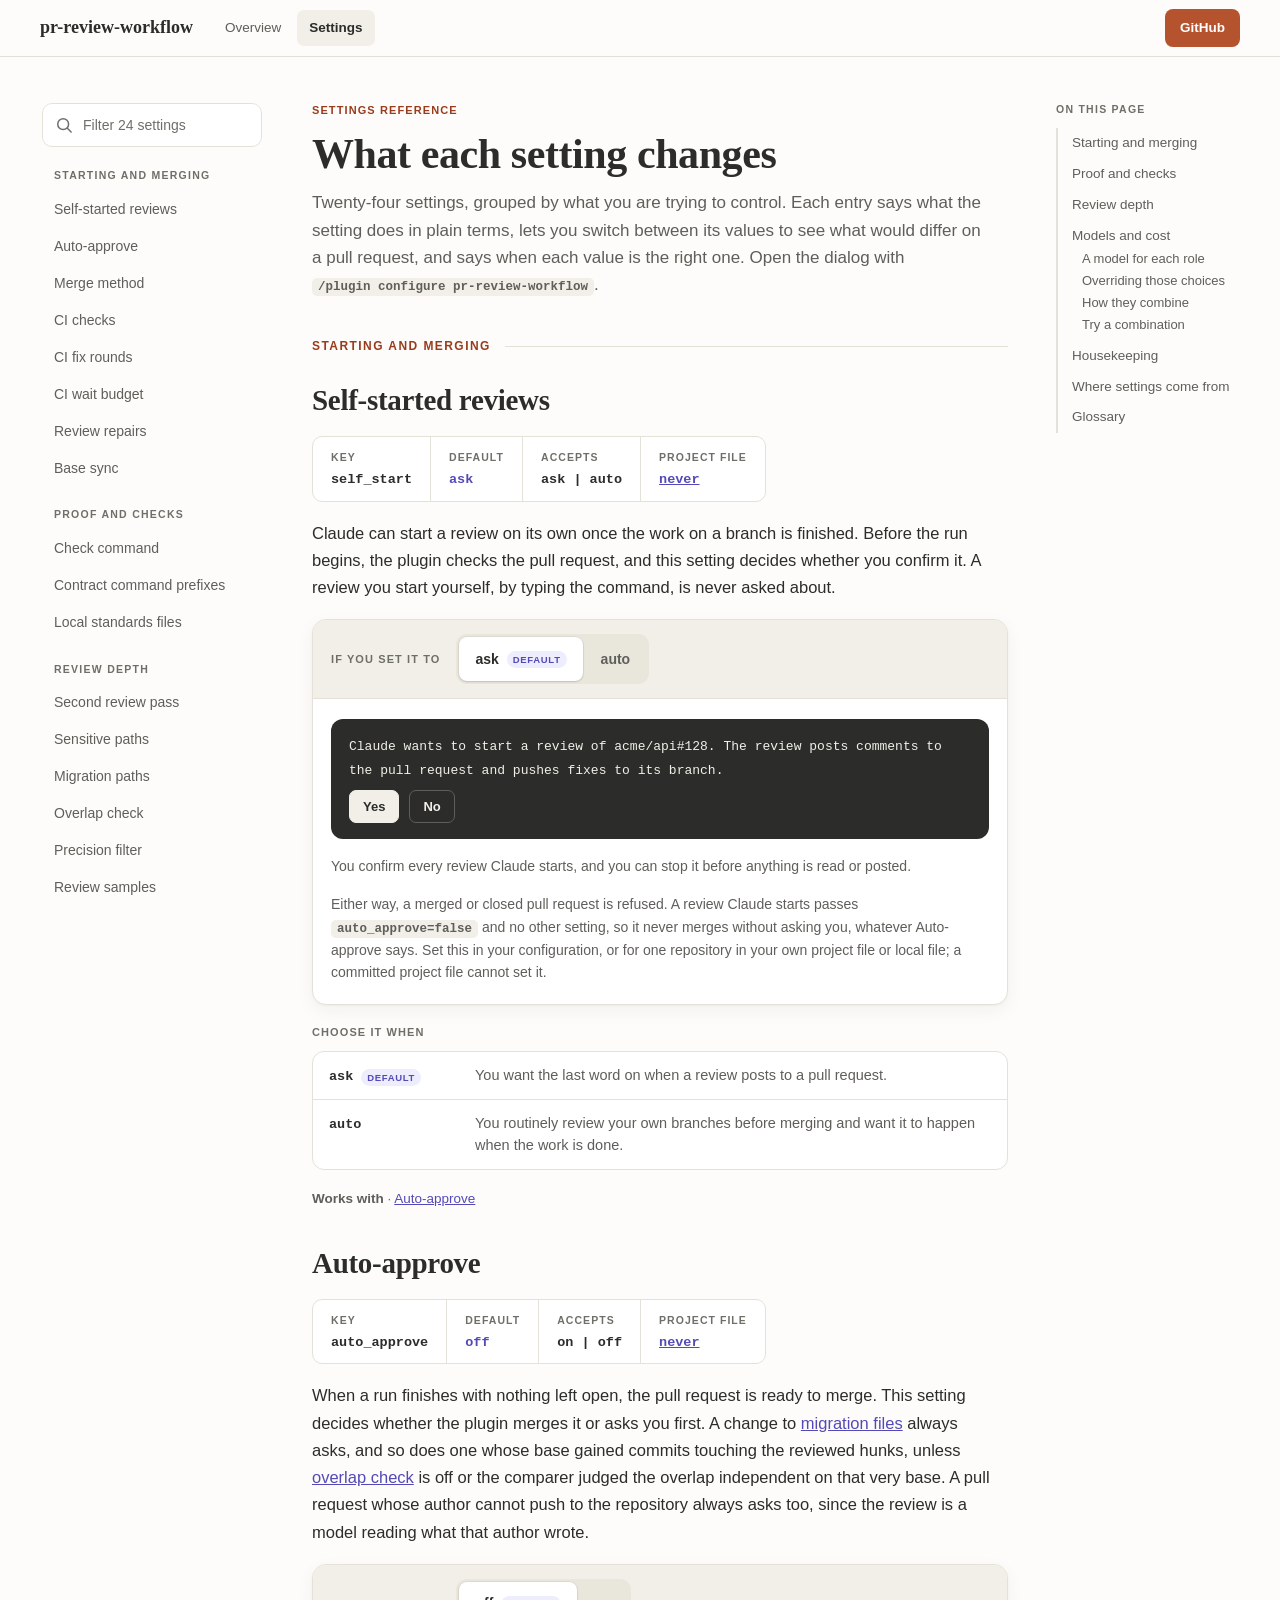
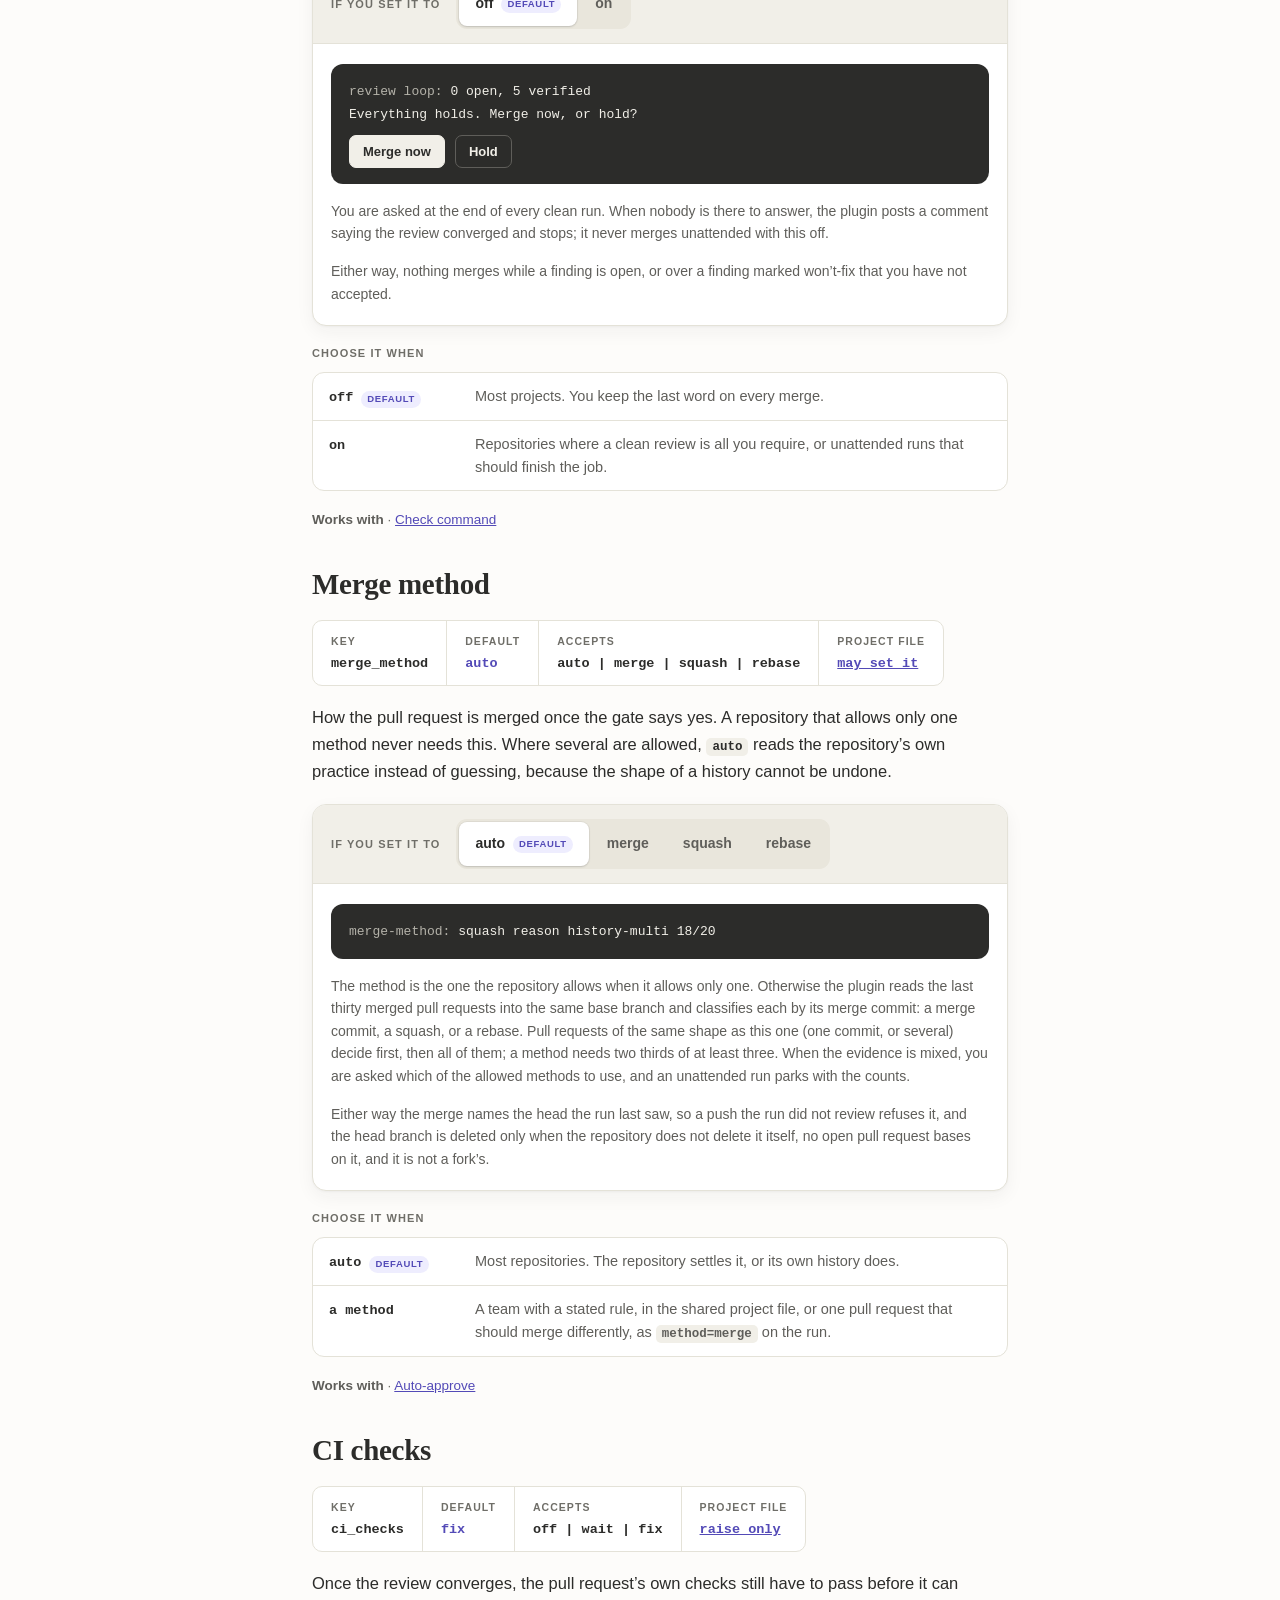
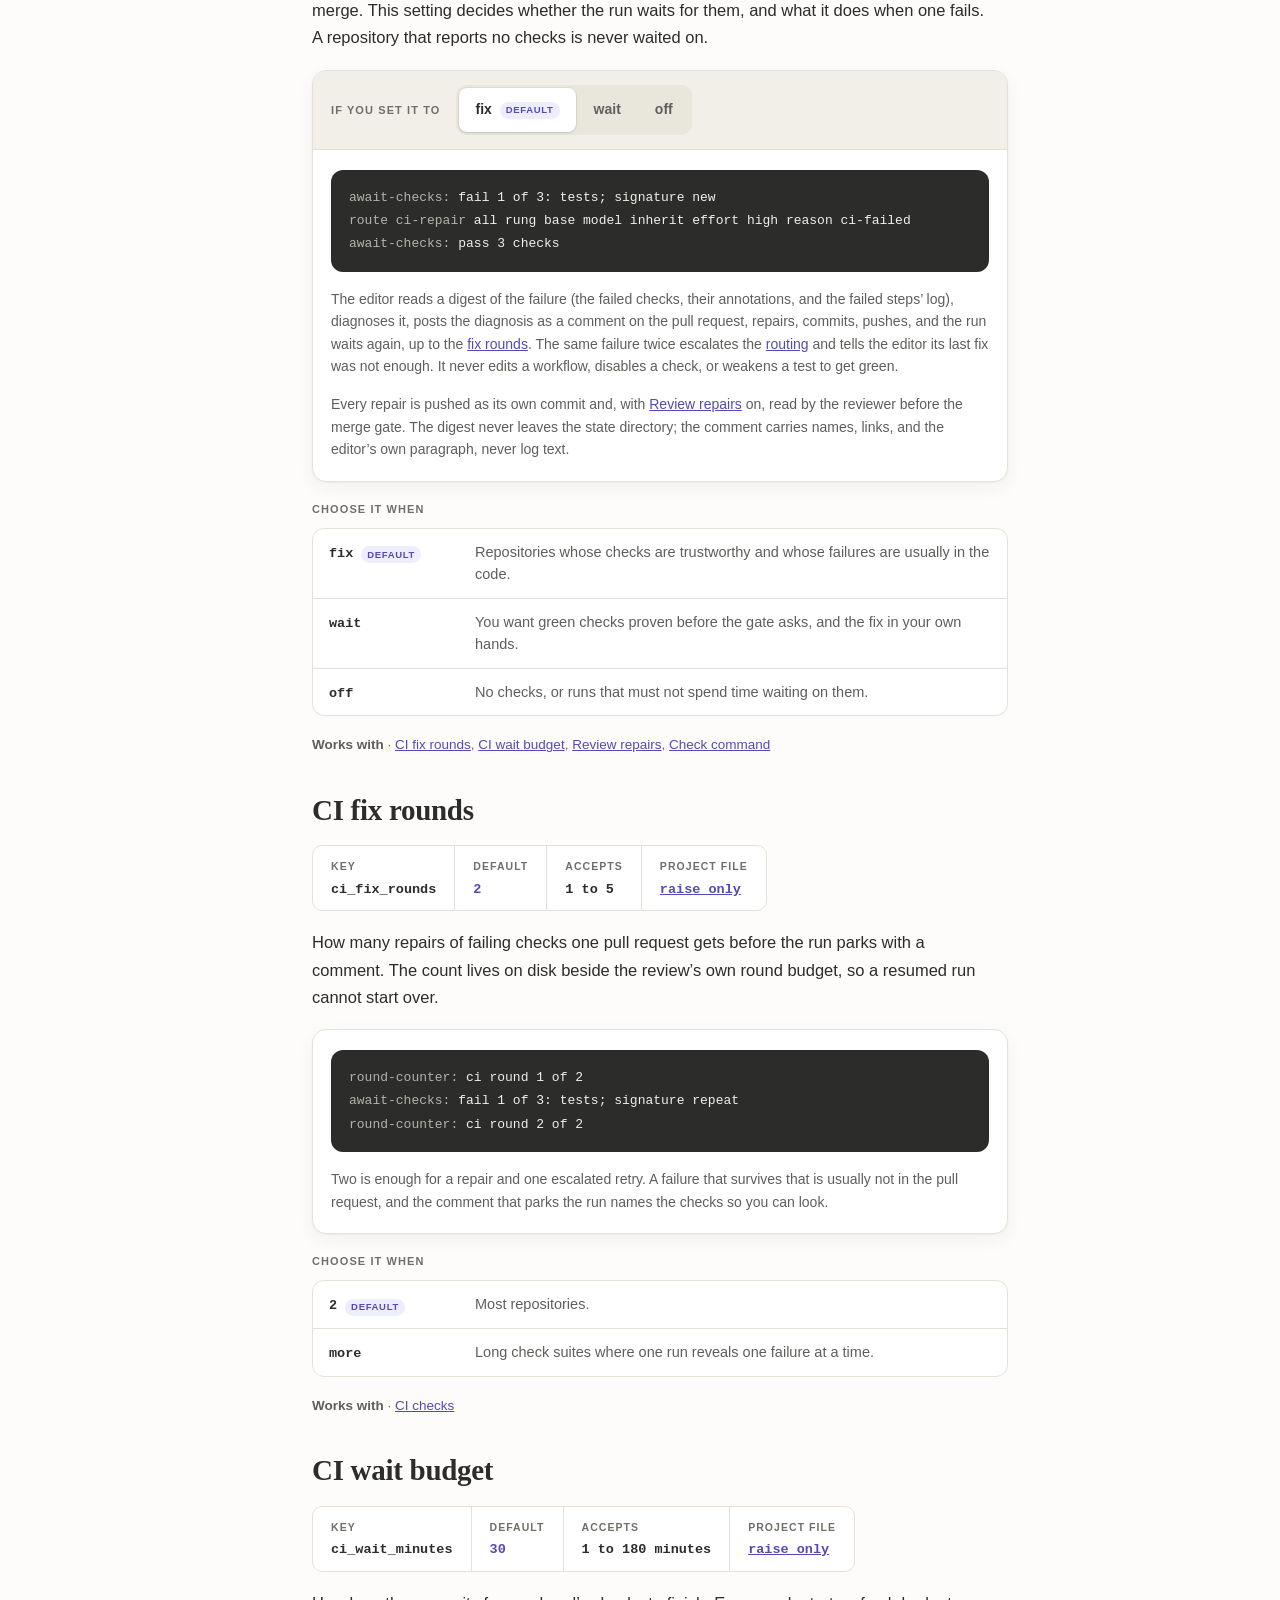
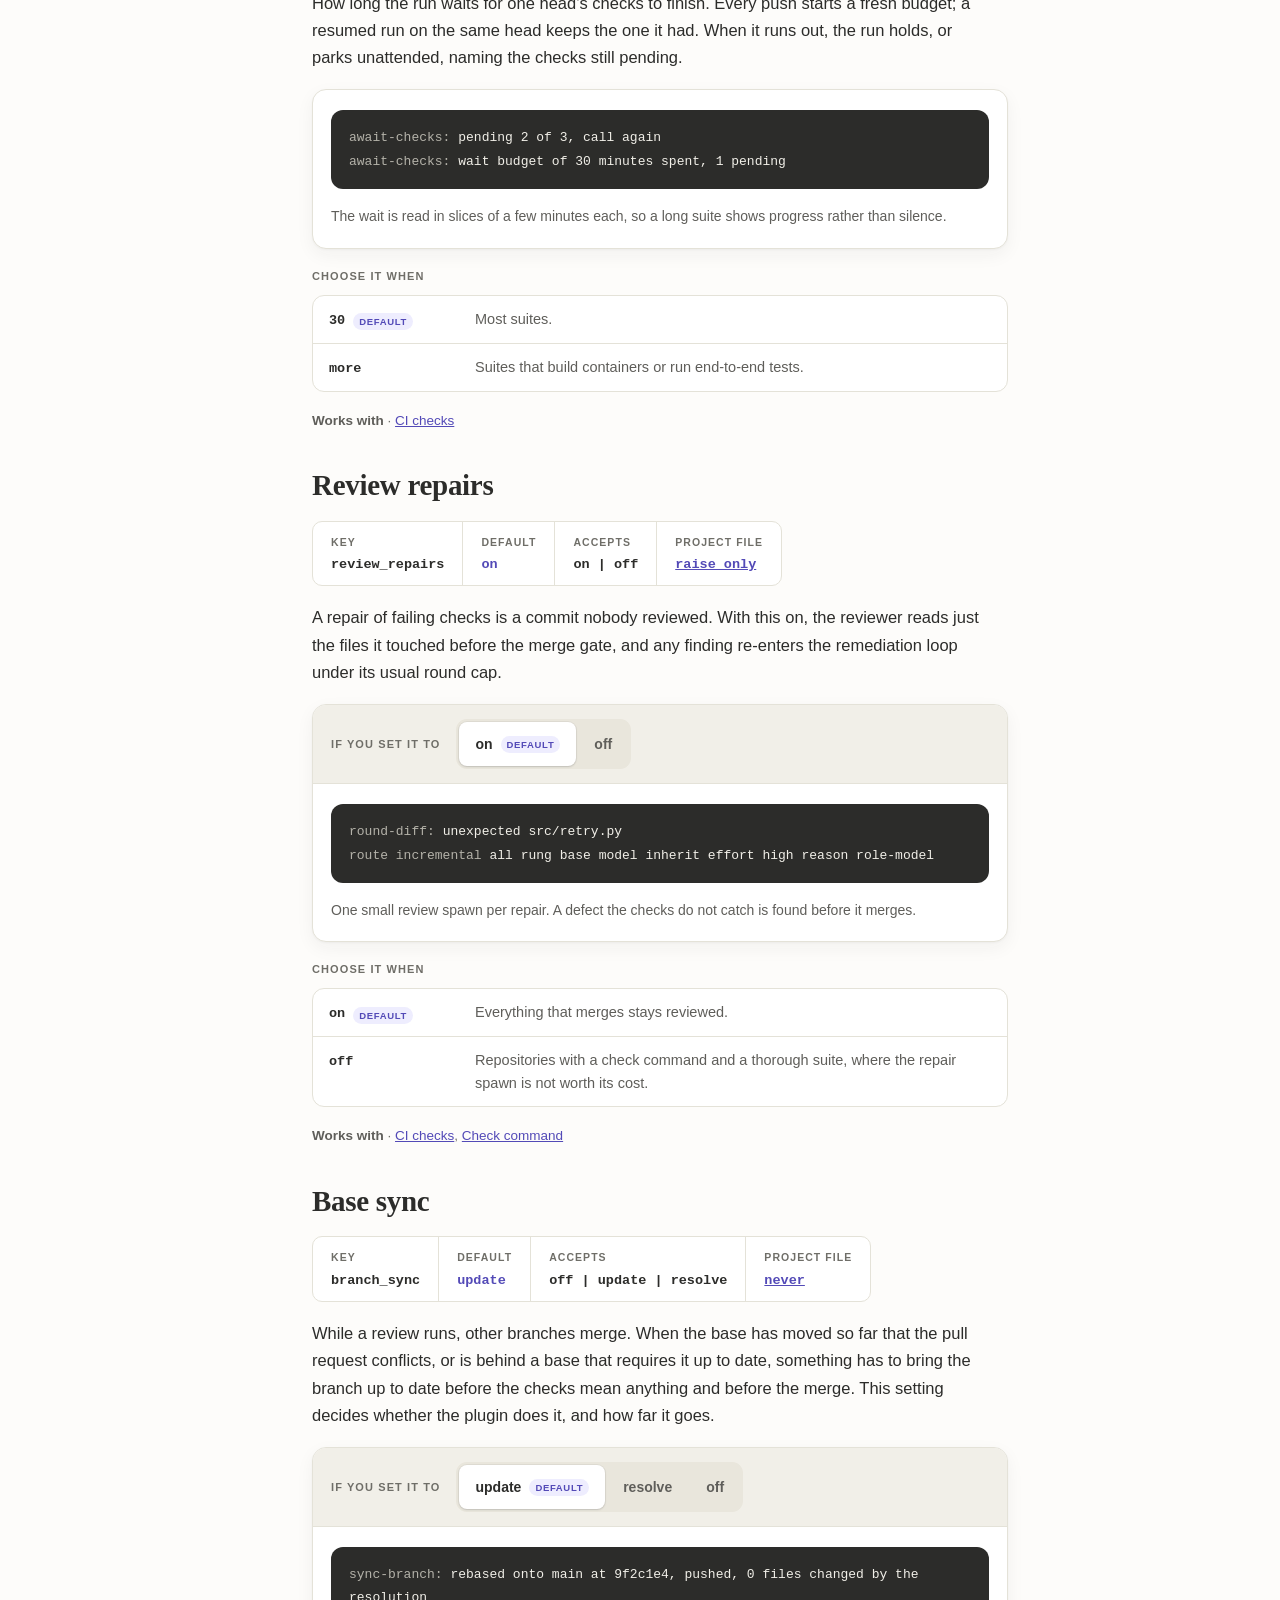
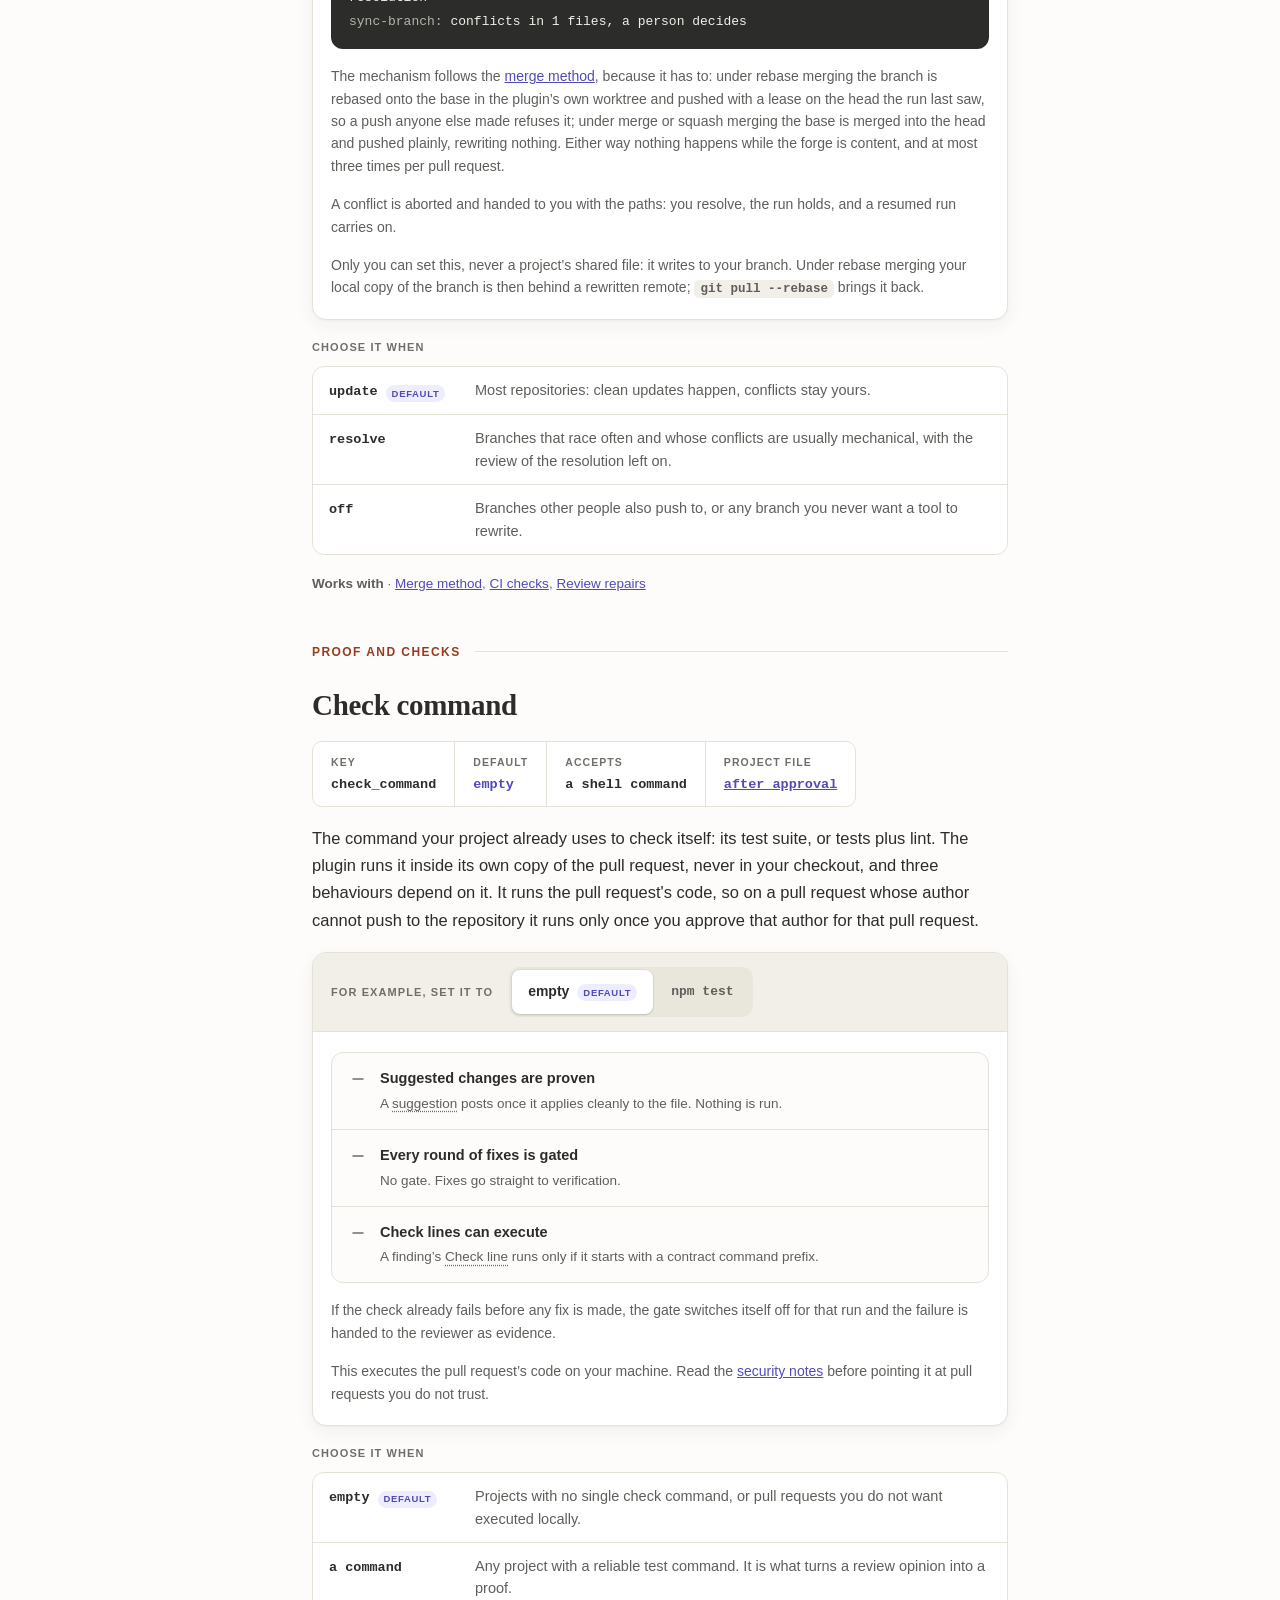
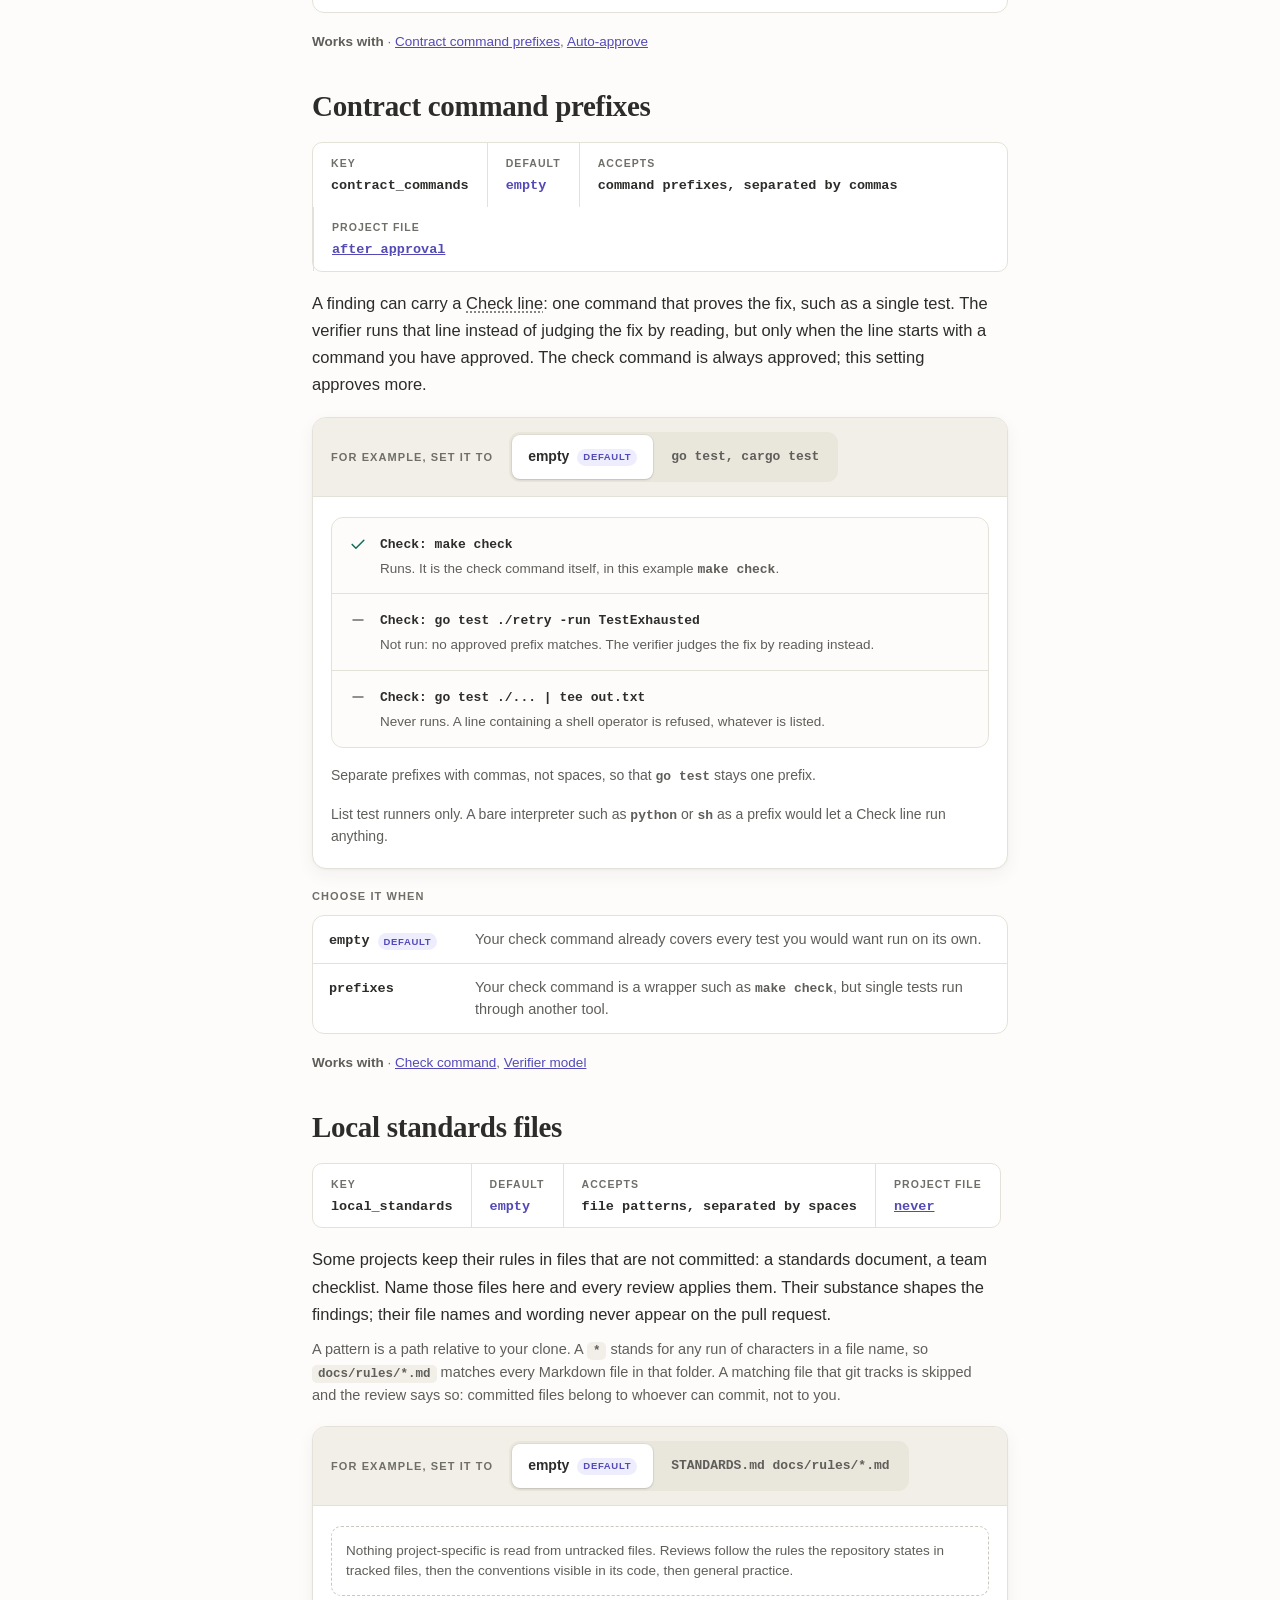
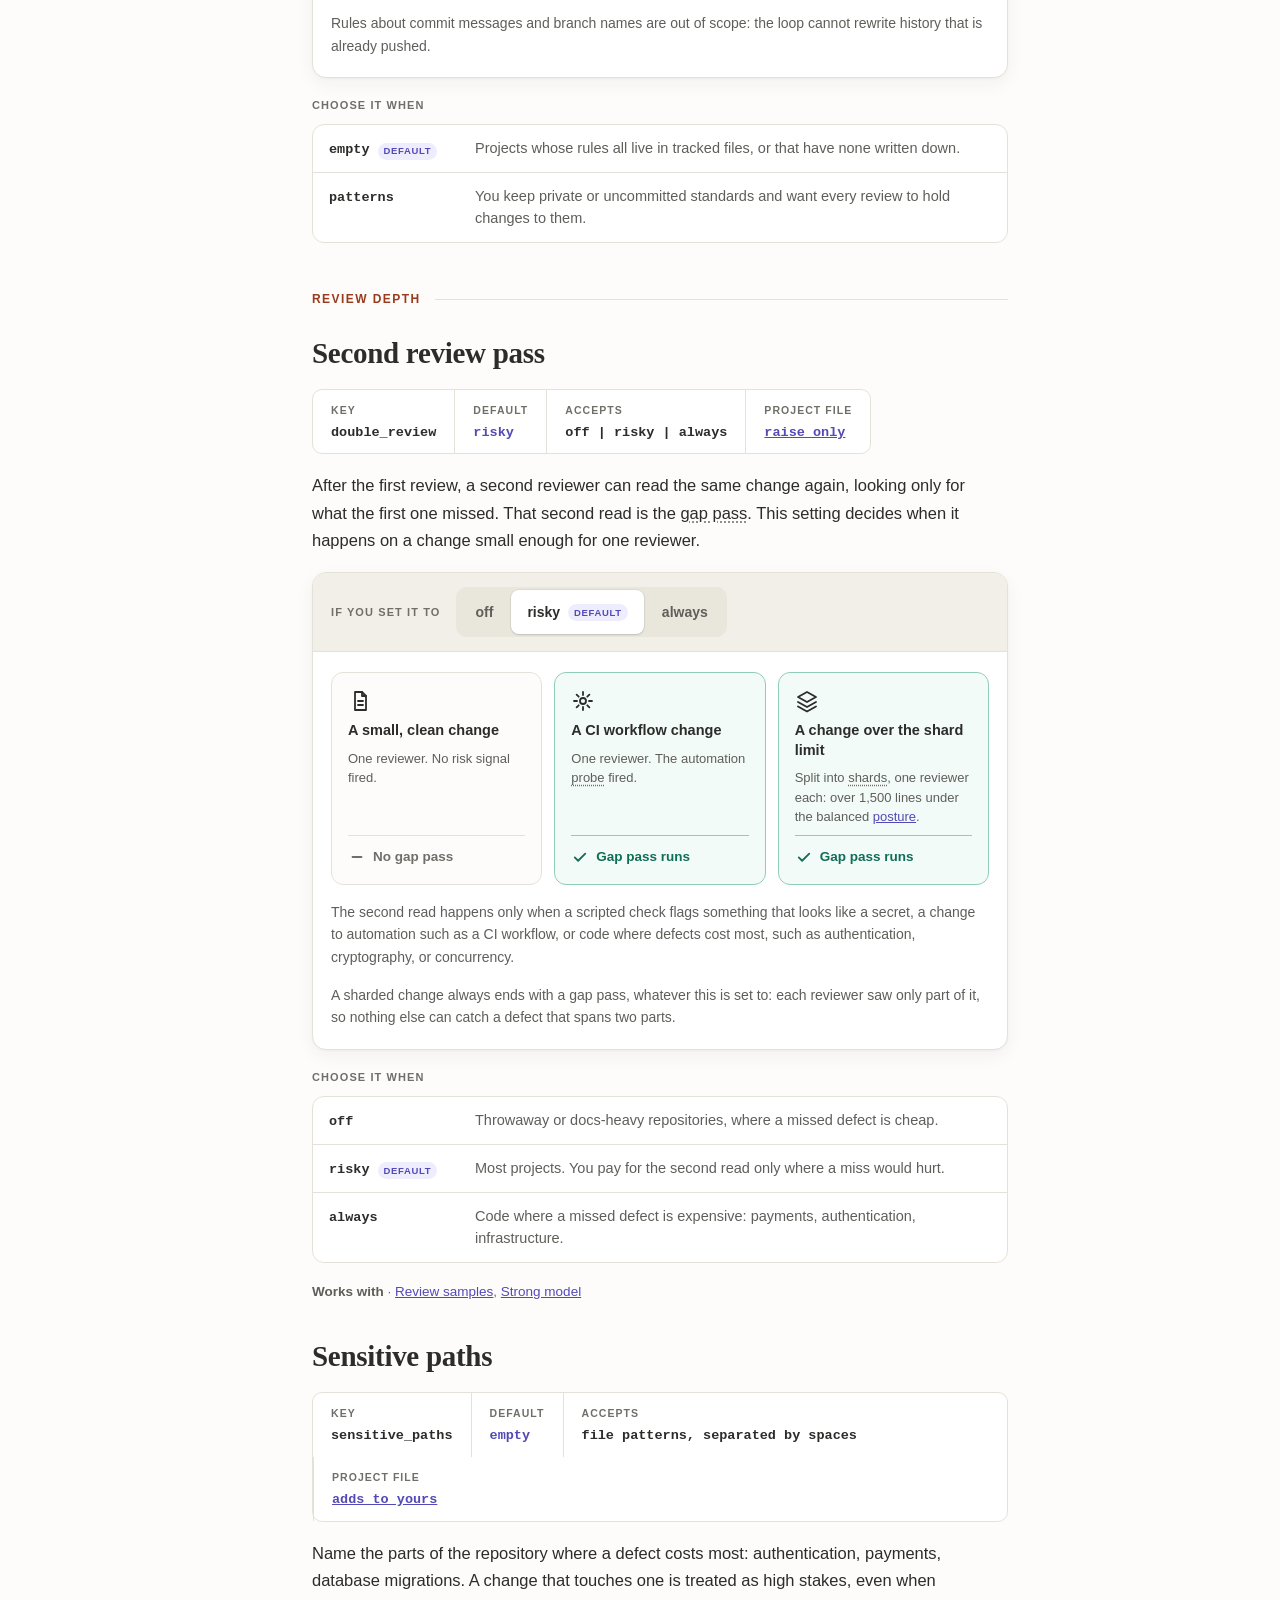
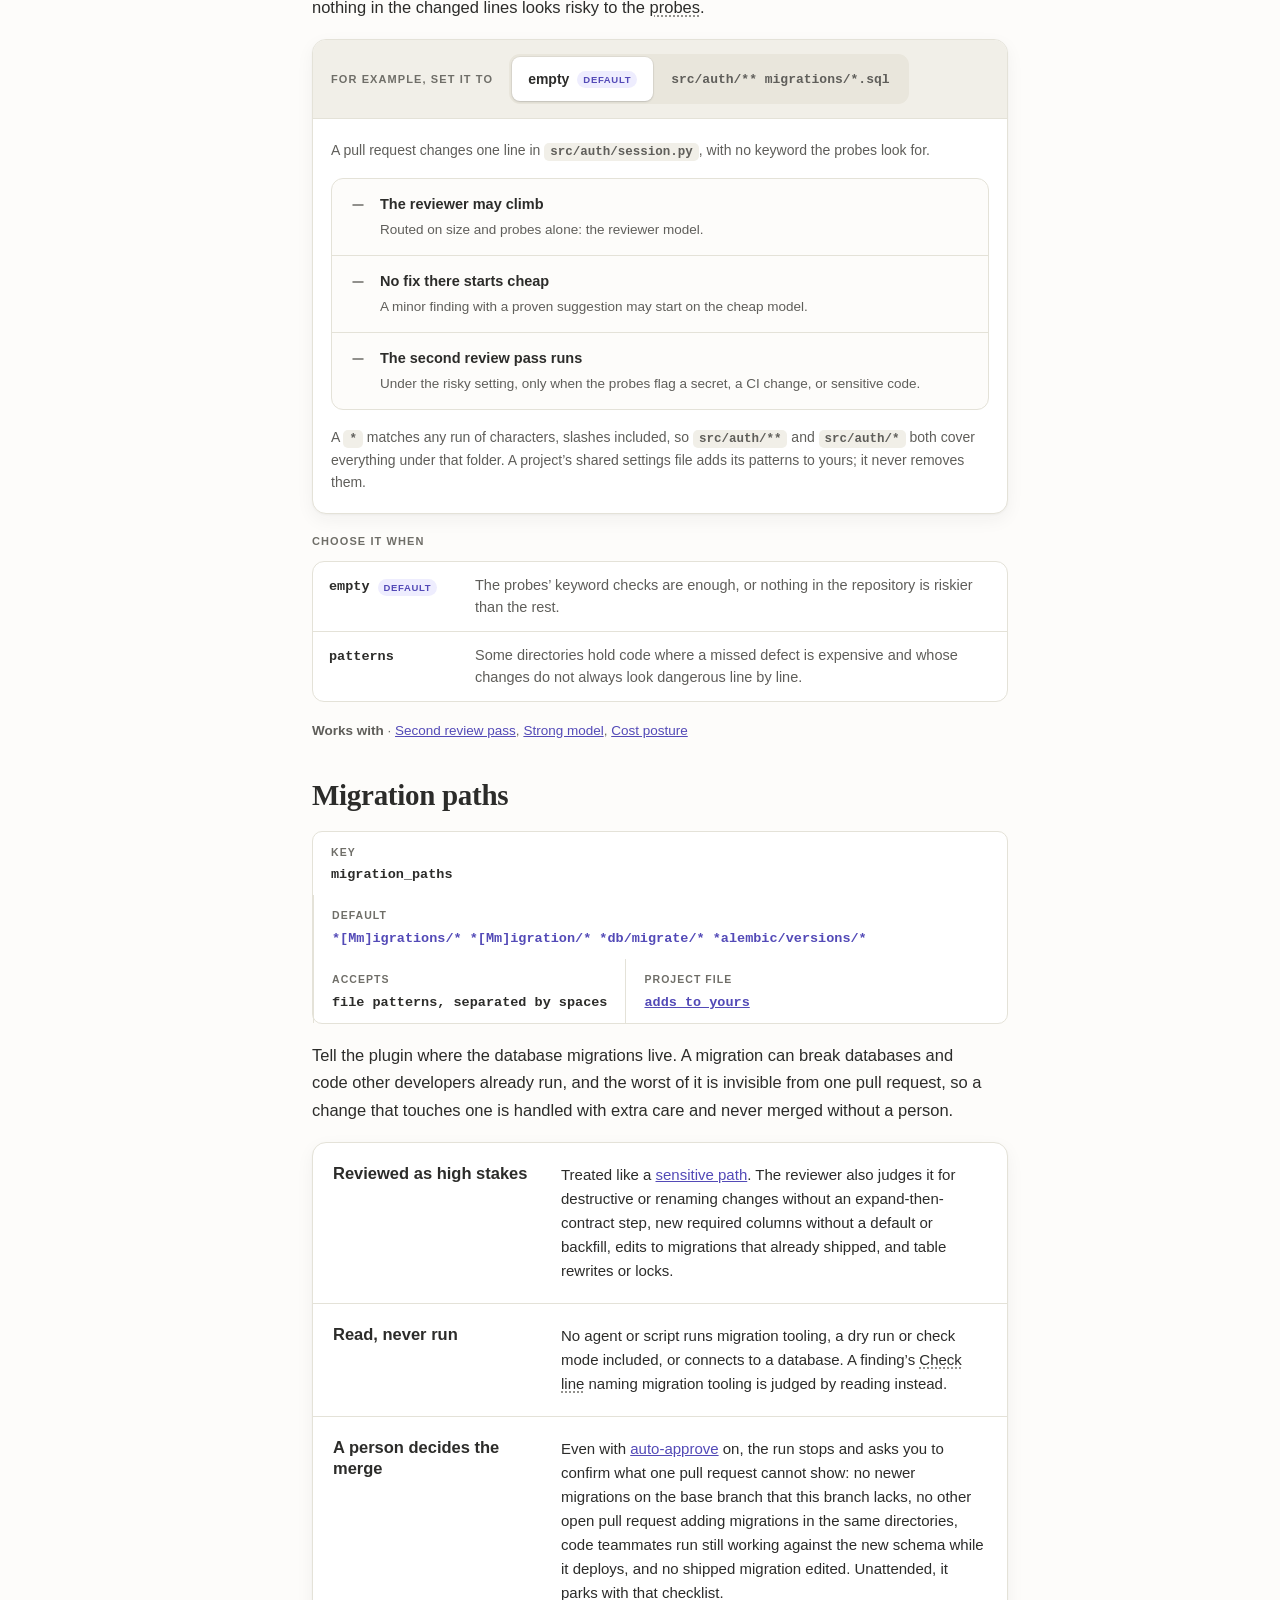
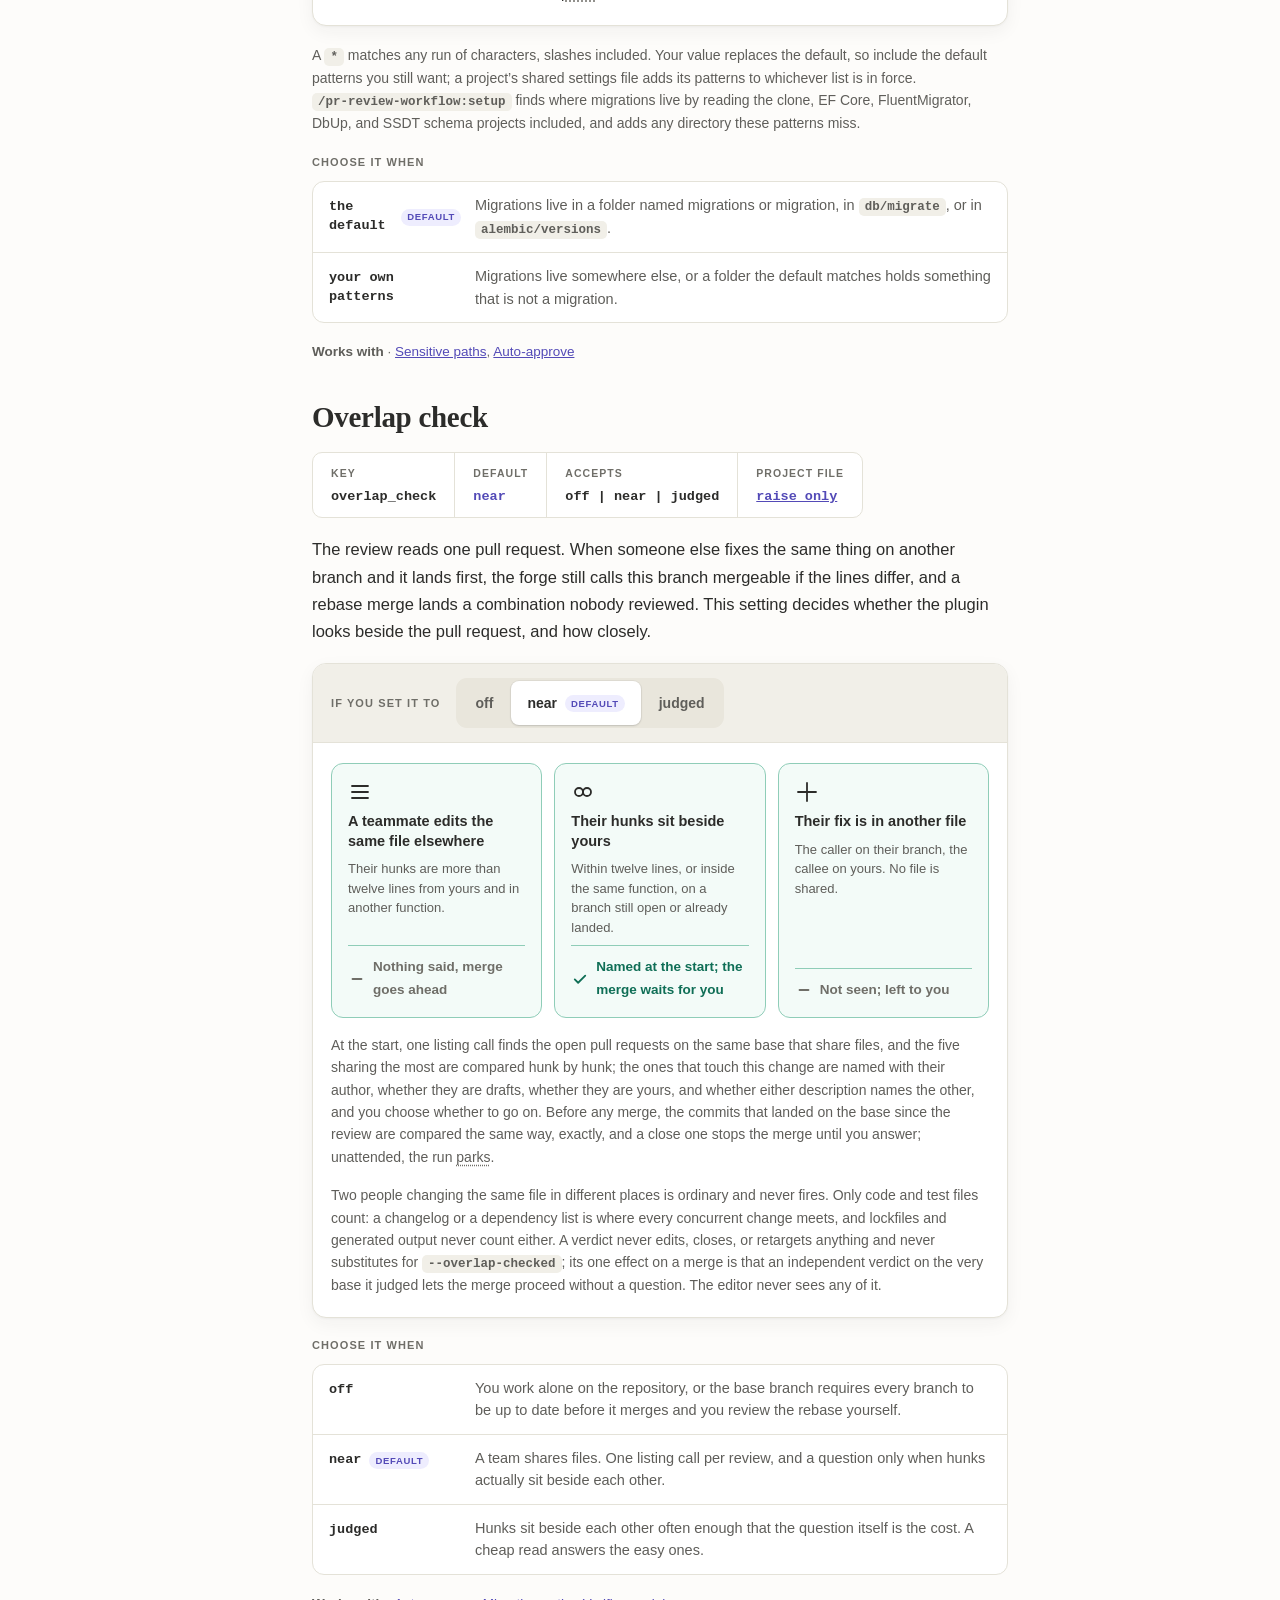
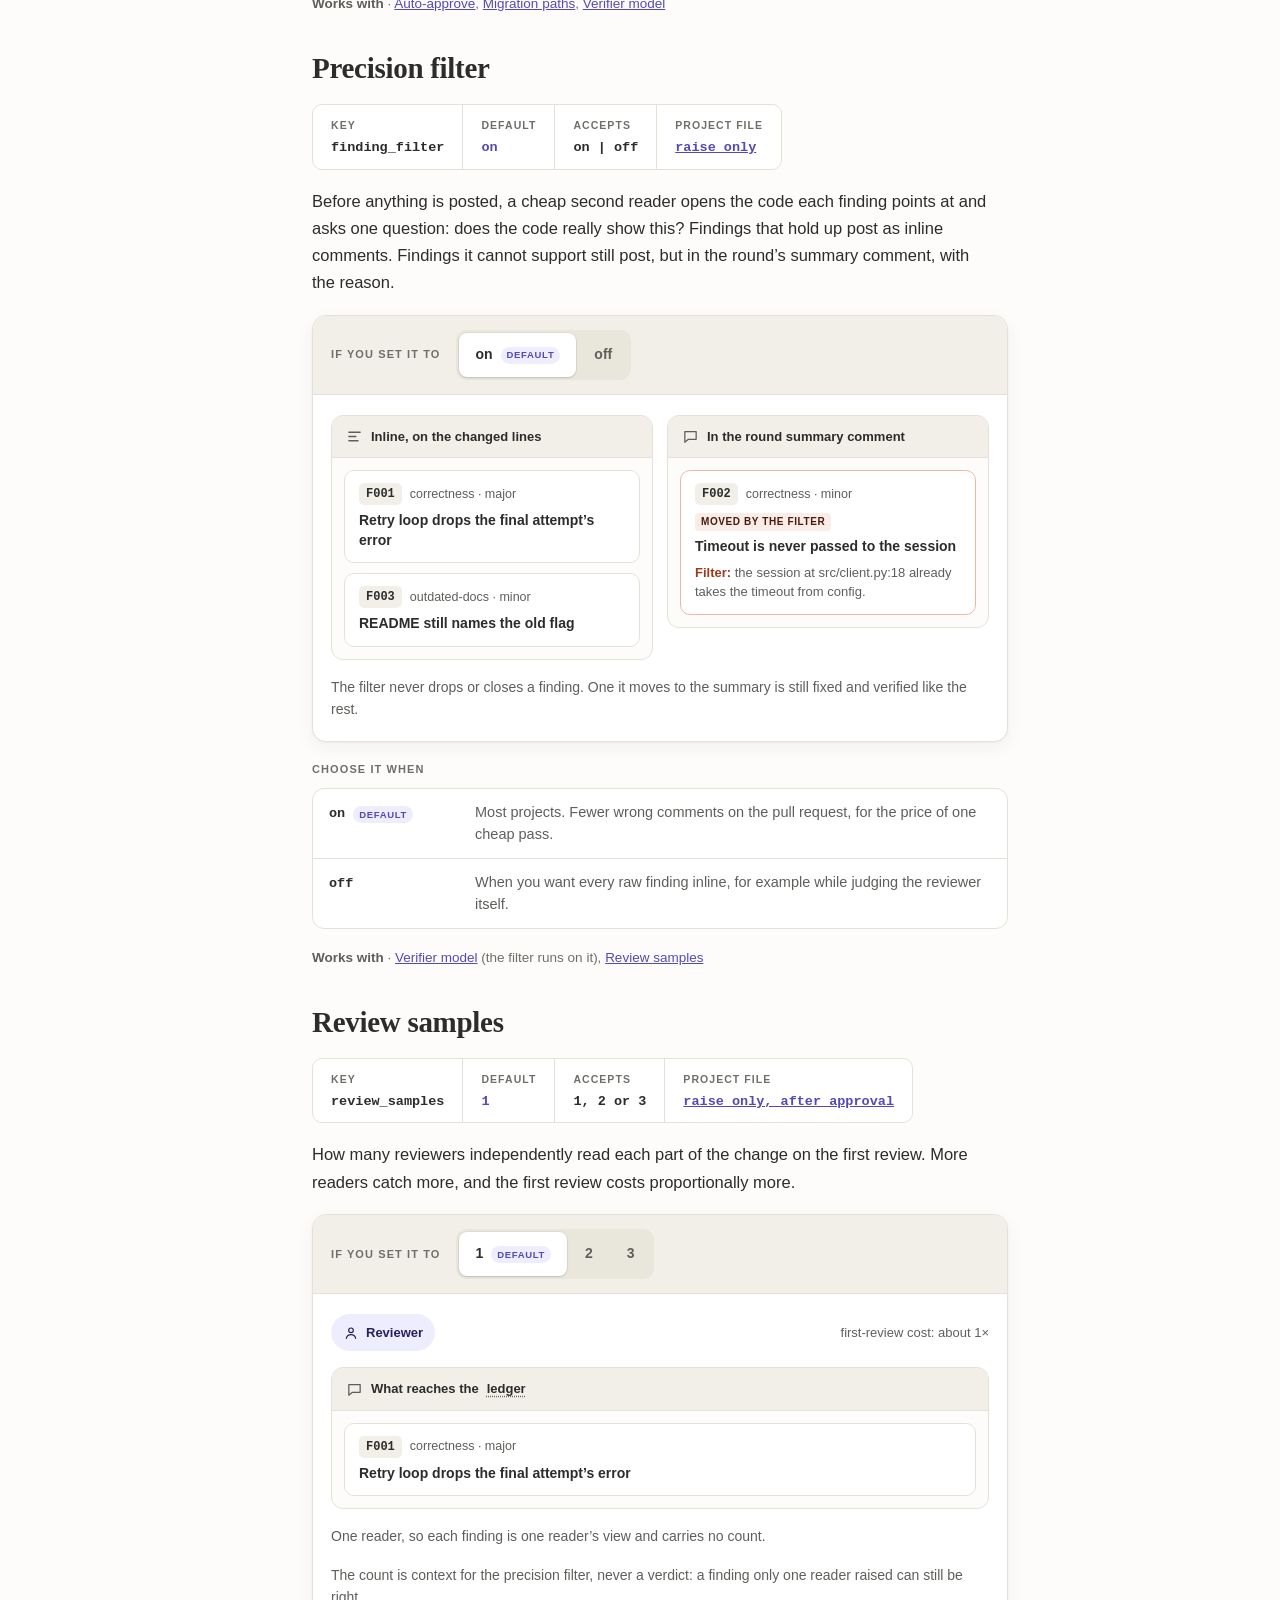
<file: docs/settings.html>
<!DOCTYPE html>
<html lang="en">
<head>
<meta charset="utf-8">
<meta name="viewport" content="width=device-width, initial-scale=1">
<meta http-equiv="Content-Security-Policy" content="default-src 'none'; script-src 'self'; style-src 'self'; img-src 'self'; base-uri 'none'; form-action 'none'">
<title>Settings reference &#183; pr-review-workflow</title>
<meta name="description" content="Every pr-review-workflow setting explained: what it does, what each value changes on a pull request, when to choose it, and how the settings work together.">
<link rel="canonical" href="https://paxton-meny.github.io/pr-review-workflow/settings.html">
<link rel="icon" href="assets/favicon.svg" type="image/svg+xml">
<meta name="theme-color" content="#FDFCFA" media="(prefers-color-scheme: light)">
<meta name="theme-color" content="#1E1E1C" media="(prefers-color-scheme: dark)">
<meta property="og:type" content="website">
<meta property="og:site_name" content="pr-review-workflow">
<meta property="og:title" content="Settings reference &#183; pr-review-workflow">
<meta property="og:description" content="Every pr-review-workflow setting explained: what it does, what each value changes on a pull request, when to choose it, and how the settings work together.">
<meta property="og:url" content="https://paxton-meny.github.io/pr-review-workflow/settings.html">
<meta property="og:image" content="https://paxton-meny.github.io/pr-review-workflow/assets/social-card.png">
<meta name="twitter:card" content="summary_large_image">
<link rel="stylesheet" href="assets/settings.css">
<script src="assets/settings.js" defer></script>
</head>
<body>

<header class="top">
<div class="top-in">
<button class="menu" id="menu" type="button" aria-label="Show the list of settings" aria-controls="settings-nav" aria-expanded="false"><svg class="ic" width="22" height="22" viewBox="0 0 24 24" aria-hidden="true"><path d="M4 7h16M4 12h16M4 17h16"/></svg></button>
<a class="mark" href="./">pr-review-workflow</a>
<nav class="top-nav" aria-label="Site">
<a href="./">Overview</a>
<a href="settings.html" aria-current="page">Settings</a>
</nav>
<a class="gh" href="https://github.com/Paxton-Meny/pr-review-workflow">GitHub</a>
</div>
</header>

<div class="page">

<nav class="side" id="settings-nav" aria-label="Settings">
<div class="find">
<svg class="ic" width="20" height="20" viewBox="0 0 24 24" aria-hidden="true"><circle cx="11" cy="11" r="6.5"/><path d="M16 16l4.5 4.5"/></svg>
<label class="sr" for="filter">Filter settings</label>
<input id="filter" type="search" placeholder="Filter 24 settings" autocomplete="off">
</div>
<p class="nomatch" id="filter-none" hidden>No setting matches.</p>
<div class="side-group">
<div class="side-head">STARTING AND MERGING</div>
<a href="#self-start" data-words="self_start start invoke ask auto">Self-started reviews</a>
<a href="#auto-approve" data-words="auto_approve merge ask">Auto-approve</a>
<a href="#merge-method" data-words="merge_method squash rebase merge commit history">Merge method</a>
<a href="#ci-checks" data-words="ci_checks actions workflow fail repair wait">CI checks</a>
<a href="#ci-fix-rounds" data-words="ci_fix_rounds repairs cap">CI fix rounds</a>
<a href="#ci-wait-minutes" data-words="ci_wait_minutes budget pending timeout">CI wait budget</a>
<a href="#review-repairs" data-words="review_repairs incremental unreviewed">Review repairs</a>
<a href="#branch-sync" data-words="branch_sync rebase conflicts behind update base">Base sync</a>
</div>
<div class="side-group">
<div class="side-head">PROOF AND CHECKS</div>
<a href="#check-command" data-words="check_command test gate suggestion">Check command</a>
<a href="#contract-commands" data-words="contract_commands check line verify">Contract command prefixes</a>
<a href="#local-standards" data-words="local_standards rules glob">Local standards files</a>
</div>
<div class="side-group">
<div class="side-head">REVIEW DEPTH</div>
<a href="#double-review" data-words="double_review gap pass">Second review pass</a>
<a href="#sensitive-paths" data-words="sensitive_paths auth payments risky">Sensitive paths</a>
<a href="#migration-paths" data-words="migration_paths database schema migrations">Migration paths</a>
<a href="#overlap-check" data-words="overlap_check overlap duplicate drift base moved other pull requests comparer">Overlap check</a>
<a href="#finding-filter" data-words="finding_filter demote summary">Precision filter</a>
<a href="#review-samples" data-words="review_samples support cost">Review samples</a>
</div>
<div class="side-group">
<div class="side-head">MODELS AND COST</div>
<a href="#reviewer-model" data-spy="models" data-words="reviewer_model">Reviewer model</a>
<a href="#editor-model" data-words="editor_model">Editor model</a>
<a href="#verifier-model" data-words="verifier_model">Verifier model</a>
<a href="#model-routing" data-words="model_routing auto fixed">Model routing</a>
<a href="#strong-model" data-words="strong_model opus arbitration">Strong model</a>
<a href="#cost-posture" data-words="cost_posture cheap economy quality balanced lean lines samples">Cost posture</a>
</div>
<div class="side-group">
<div class="side-head">HOUSEKEEPING</div>
<a href="#keep-ledgers" data-words="keep_ledgers disk prune">Ledgers kept</a>
</div>
<div class="side-group">
<div class="side-head">REFERENCE</div>
<a href="#where" data-words="project file local shared precedence override trust configure">Where settings come from</a>
<a href="#glossary" data-words="terms definitions">Glossary</a>
</div>
</nav>

<main id="top">

<div class="intro">
<div class="kicker">Settings reference</div>
<h1 class="display">What each setting changes</h1>
<p>Twenty-four settings, grouped by what you are trying to control. Each entry says what the setting does in plain terms, lets you switch between its values to see what would differ on a pull request, and says when each value is the right one. Open the dialog with <code>/plugin configure pr-review-workflow</code>.</p>
</div>

<div id="merging">
<div class="group"><h2>Starting and merging</h2></div>
<section class="entry" id="self-start" data-key="self_start" data-project="never" data-default="ask" data-options="ask auto">
<h3 class="display">Self-started reviews</h3>
<dl class="spec">
<div><dt>KEY</dt><dd>self_start</dd></div>
<div><dt>DEFAULT</dt><dd class="def">ask</dd></div>
<div><dt>ACCEPTS</dt><dd>ask | auto</dd></div>
<div><dt>PROJECT FILE</dt><dd><a href="#where-project">never</a></dd></div>
</dl>
<p class="lead">Claude can start a review on its own once the work on a branch is finished. Before the run begins, the plugin checks the pull request, and this setting decides whether you confirm it. A review you start yourself, by typing the command, is never asked about.</p>
<div class="unit" data-switch>
<div class="unit-bar" hidden>
<span class="kicker">If you set it to</span>
<div class="seg" role="group" aria-label="Self-started reviews value">
<button type="button" data-set="ask" aria-pressed="true">ask <span class="badge">DEFAULT</span></button>
<button type="button" data-set="auto" aria-pressed="false">auto</button>
</div>
</div>
<div class="unit-body">
<div class="termbox">
<div data-show="ask"><div>Claude wants to start a review of acme/api#128. The review posts comments to the pull request and pushes fixes to its branch.</div><div class="ask"><span class="fake pri">Yes</span><span class="fake">No</span></div></div>
<div data-show="auto" hidden><span class="dim">review loop:</span> starting acme/api#128</div>
</div>
<p class="note" data-show="ask">You confirm every review Claude starts, and you can stop it before anything is read or posted.</p>
<p class="note" data-show="auto" hidden>A ready pull request starts without a question. Ready means open and out of draft, with no reviews yet, no failing checks, your clone&#8217;s work committed and pushed, and no earlier run on this machine. Anything else still asks, and says why.</p>
<p class="note">Either way, a merged or closed pull request is refused. A review Claude starts passes <code>auto_approve=false</code> and no other setting, so it never merges without asking you, whatever Auto-approve says. Set this in your configuration, or for one repository in your own project file or local file; a committed project file cannot set it.</p>
</div>
</div>
<div class="choose">
<div class="kicker">Choose it when</div>
<dl class="choose-l">
<div><dt>ask <span class="badge">DEFAULT</span></dt><dd>You want the last word on when a review posts to a pull request.</dd></div>
<div><dt>auto</dt><dd>You routinely review your own branches before merging and want it to happen when the work is done.</dd></div>
</dl>
</div>
<p class="works"><b>Works with</b> &#183; <a href="#auto-approve">Auto-approve</a></p>
</section>
<section class="entry" id="auto-approve" data-key="auto_approve" data-project="never" data-default="false">
<h3 class="display">Auto-approve</h3>
<dl class="spec">
<div><dt>KEY</dt><dd>auto_approve</dd></div>
<div><dt>DEFAULT</dt><dd class="def">off</dd></div>
<div><dt>ACCEPTS</dt><dd>on | off</dd></div>
<div><dt>PROJECT FILE</dt><dd><a href="#where-project">never</a></dd></div>
</dl>
<p class="lead">When a run finishes with nothing left open, the pull request is ready to merge. This setting decides whether the plugin merges it or asks you first. A change to <a href="#migration-paths">migration files</a> always asks, and so does one whose base gained commits touching the reviewed hunks, unless <a href="#overlap-check">overlap check</a> is off or the comparer judged the overlap independent on that very base. A pull request whose author cannot push to the repository always asks too, since the review is a model reading what that author wrote.</p>
<div class="unit" data-switch>
<div class="unit-bar" hidden>
<span class="kicker">If you set it to</span>
<div class="seg" role="group" aria-label="Auto-approve value">
<button type="button" data-set="off" aria-pressed="true">off <span class="badge">DEFAULT</span></button>
<button type="button" data-set="on" aria-pressed="false">on</button>
</div>
</div>
<div class="unit-body">
<div class="termbox">
<div><span class="dim">review loop:</span> 0 open, 5 verified</div>
<div data-show="off"><div>Everything holds. Merge now, or hold?</div><div class="ask"><span class="fake pri">Merge now</span><span class="fake">Hold</span></div></div>
<div data-show="on" hidden><span class="dim">merge-pr:</span> Paxton-Meny/api#128 <span class="ok">merged by rebase, branch deleted</span></div>
</div>
<p class="note" data-show="off">You are asked at the end of every clean run. When nobody is there to answer, the plugin posts a comment saying the review converged and stops; it never merges unattended with this off.</p>
<p class="note" data-show="on" hidden>The pull request merges as soon as the loop is clean, whether or not anyone is watching, unless Claude started the review on its own, the change touches migrations, or commits landed on the base touch the reviewed hunks (see <a href="#overlap-check">overlap check</a>).</p>
<p class="note">Either way, nothing merges while a finding is open, or over a finding marked won&#8217;t-fix that you have not accepted.</p>
</div>
</div>
<div class="choose">
<div class="kicker">Choose it when</div>
<dl class="choose-l">
<div><dt>off <span class="badge">DEFAULT</span></dt><dd>Most projects. You keep the last word on every merge.</dd></div>
<div><dt>on</dt><dd>Repositories where a clean review is all you require, or unattended runs that should finish the job.</dd></div>
</dl>
</div>
<p class="works"><b>Works with</b> &#183; <a href="#check-command">Check command</a></p>
</section>
<section class="entry" id="merge-method" data-key="merge_method" data-project="sets" data-default="auto" data-options="auto merge squash rebase">
<h3 class="display">Merge method</h3>
<dl class="spec">
<div><dt>KEY</dt><dd>merge_method</dd></div>
<div><dt>DEFAULT</dt><dd class="def">auto</dd></div>
<div><dt>ACCEPTS</dt><dd>auto | merge | squash | rebase</dd></div>
<div><dt>PROJECT FILE</dt><dd><a href="#where-project">may set it</a></dd></div>
</dl>
<p class="lead">How the pull request is merged once the gate says yes. A repository that allows only one method never needs this. Where several are allowed, <code>auto</code> reads the repository&#8217;s own practice instead of guessing, because the shape of a history cannot be undone.</p>
<div class="unit" data-switch>
<div class="unit-bar" hidden>
<span class="kicker">If you set it to</span>
<div class="seg" role="group" aria-label="Merge method value">
<button type="button" data-set="auto" aria-pressed="true">auto <span class="badge">DEFAULT</span></button>
<button type="button" data-set="merge" aria-pressed="false">merge</button>
<button type="button" data-set="squash" aria-pressed="false">squash</button>
<button type="button" data-set="rebase" aria-pressed="false">rebase</button>
</div>
</div>
<div class="unit-body">
<div class="termbox">
<div data-show="auto"><span class="dim">merge-method:</span> squash reason history-multi 18/20</div>
<div data-show="merge" hidden><span class="dim">merge-method:</span> merge reason setting</div>
<div data-show="squash" hidden><span class="dim">merge-method:</span> squash reason setting</div>
<div data-show="rebase" hidden><span class="dim">merge-method:</span> rebase reason setting</div>
</div>
<p class="note" data-show="auto">The method is the one the repository allows when it allows only one. Otherwise the plugin reads the last thirty merged pull requests into the same base branch and classifies each by its merge commit: a merge commit, a squash, or a rebase. Pull requests of the same shape as this one (one commit, or several) decide first, then all of them; a method needs two thirds of at least three. When the evidence is mixed, you are asked which of the allowed methods to use, and an unattended run parks with the counts.</p>
<p class="note" data-show="merge" hidden>A merge commit, always. Refused up front, before anything is read, when the repository does not allow it.</p>
<p class="note" data-show="squash" hidden>The pull request&#8217;s commits become one, always. Refused up front when the repository does not allow it.</p>
<p class="note" data-show="rebase" hidden>The commits are replayed onto the base, always. Refused up front when the repository does not allow it.</p>
<p class="note">Either way the merge names the head the run last saw, so a push the run did not review refuses it, and the head branch is deleted only when the repository does not delete it itself, no open pull request bases on it, and it is not a fork&#8217;s.</p>
</div>
</div>
<div class="choose">
<div class="kicker">Choose it when</div>
<dl class="choose-l">
<div><dt>auto <span class="badge">DEFAULT</span></dt><dd>Most repositories. The repository settles it, or its own history does.</dd></div>
<div><dt>a method</dt><dd>A team with a stated rule, in the shared project file, or one pull request that should merge differently, as <code>method=merge</code> on the run.</dd></div>
</dl>
</div>
<p class="works"><b>Works with</b> &#183; <a href="#auto-approve">Auto-approve</a></p>
</section>
<section class="entry" id="ci-checks" data-key="ci_checks" data-project="raise" data-default="fix" data-options="off wait fix">
<h3 class="display">CI checks</h3>
<dl class="spec">
<div><dt>KEY</dt><dd>ci_checks</dd></div>
<div><dt>DEFAULT</dt><dd class="def">fix</dd></div>
<div><dt>ACCEPTS</dt><dd>off | wait | fix</dd></div>
<div><dt>PROJECT FILE</dt><dd><a href="#where-project">raise only</a></dd></div>
</dl>
<p class="lead">Once the review converges, the pull request&#8217;s own checks still have to pass before it can merge. This setting decides whether the run waits for them, and what it does when one fails. A repository that reports no checks is never waited on.</p>
<div class="unit" data-switch>
<div class="unit-bar" hidden>
<span class="kicker">If you set it to</span>
<div class="seg" role="group" aria-label="CI checks value">
<button type="button" data-set="fix" aria-pressed="true">fix <span class="badge">DEFAULT</span></button>
<button type="button" data-set="wait" aria-pressed="false">wait</button>
<button type="button" data-set="off" aria-pressed="false">off</button>
</div>
</div>
<div class="unit-body">
<div class="termbox">
<div><span class="dim">await-checks:</span> fail 1 of 3: tests; signature new</div>
<div data-show="fix"><span class="dim">route ci-repair</span> all rung base model inherit effort high reason ci-failed</div>
<div data-show="fix"><span class="dim">await-checks:</span> pass 3 checks</div>
<div data-show="wait" hidden><span class="dim">review loop:</span> checks failed, the pull request holds with a comment</div>
<div data-show="off" hidden><span class="dim">merge-pr:</span> merge state is BLOCKED, refusing</div>
</div>
<p class="note" data-show="fix">The editor reads a digest of the failure (the failed checks, their annotations, and the failed steps&#8217; log), diagnoses it, posts the diagnosis as a comment on the pull request, repairs, commits, pushes, and the run waits again, up to the <a href="#ci-fix-rounds">fix rounds</a>. The same failure twice escalates the <a href="#model-combine">routing</a> and tells the editor its last fix was not enough. It never edits a workflow, disables a check, or weakens a test to get green.</p>
<p class="note" data-show="wait" hidden>The run waits for the checks and, on a failure, posts a comment naming the failed checks and their links, then holds (unattended, it parks). Fixing stays with you.</p>
<p class="note" data-show="off" hidden>Nothing waits. A failing required check reaches the merge gate, which refuses the merge, and the run stops there as it did before this setting existed.</p>
<p class="note">Every repair is pushed as its own commit and, with <a href="#review-repairs">Review repairs</a> on, read by the reviewer before the merge gate. The digest never leaves the state directory; the comment carries names, links, and the editor&#8217;s own paragraph, never log text.</p>
</div>
</div>
<div class="choose">
<div class="kicker">Choose it when</div>
<dl class="choose-l">
<div><dt>fix <span class="badge">DEFAULT</span></dt><dd>Repositories whose checks are trustworthy and whose failures are usually in the code.</dd></div>
<div><dt>wait</dt><dd>You want green checks proven before the gate asks, and the fix in your own hands.</dd></div>
<div><dt>off</dt><dd>No checks, or runs that must not spend time waiting on them.</dd></div>
</dl>
</div>
<p class="works"><b>Works with</b> &#183; <a href="#ci-fix-rounds">CI fix rounds</a>, <a href="#ci-wait-minutes">CI wait budget</a>, <a href="#review-repairs">Review repairs</a>, <a href="#check-command">Check command</a></p>
</section>
<section class="entry" id="ci-fix-rounds" data-key="ci_fix_rounds" data-project="raise" data-default="2" data-min="1" data-max="5">
<h3 class="display">CI fix rounds</h3>
<dl class="spec">
<div><dt>KEY</dt><dd>ci_fix_rounds</dd></div>
<div><dt>DEFAULT</dt><dd class="def">2</dd></div>
<div><dt>ACCEPTS</dt><dd>1 to 5</dd></div>
<div><dt>PROJECT FILE</dt><dd><a href="#where-project">raise only</a></dd></div>
</dl>
<p class="lead">How many repairs of failing checks one pull request gets before the run parks with a comment. The count lives on disk beside the review&#8217;s own round budget, so a resumed run cannot start over.</p>
<div class="unit">
<div class="unit-body">
<div class="termbox">
<div><span class="dim">round-counter:</span> ci round 1 of 2</div>
<div><span class="dim">await-checks:</span> fail 1 of 3: tests; signature repeat</div>
<div><span class="dim">round-counter:</span> ci round 2 of 2</div>
</div>
<p class="note">Two is enough for a repair and one escalated retry. A failure that survives that is usually not in the pull request, and the comment that parks the run names the checks so you can look.</p>
</div>
</div>
<div class="choose">
<div class="kicker">Choose it when</div>
<dl class="choose-l">
<div><dt>2 <span class="badge">DEFAULT</span></dt><dd>Most repositories.</dd></div>
<div><dt>more</dt><dd>Long check suites where one run reveals one failure at a time.</dd></div>
</dl>
</div>
<p class="works"><b>Works with</b> &#183; <a href="#ci-checks">CI checks</a></p>
</section>
<section class="entry" id="ci-wait-minutes" data-key="ci_wait_minutes" data-project="raise" data-default="30" data-min="1" data-max="180">
<h3 class="display">CI wait budget</h3>
<dl class="spec">
<div><dt>KEY</dt><dd>ci_wait_minutes</dd></div>
<div><dt>DEFAULT</dt><dd class="def">30</dd></div>
<div><dt>ACCEPTS</dt><dd>1 to 180 minutes</dd></div>
<div><dt>PROJECT FILE</dt><dd><a href="#where-project">raise only</a></dd></div>
</dl>
<p class="lead">How long the run waits for one head&#8217;s checks to finish. Every push starts a fresh budget; a resumed run on the same head keeps the one it had. When it runs out, the run holds, or parks unattended, naming the checks still pending.</p>
<div class="unit">
<div class="unit-body">
<div class="termbox">
<div><span class="dim">await-checks:</span> pending 2 of 3, call again</div>
<div><span class="dim">await-checks:</span> wait budget of 30 minutes spent, 1 pending</div>
</div>
<p class="note">The wait is read in slices of a few minutes each, so a long suite shows progress rather than silence.</p>
</div>
</div>
<div class="choose">
<div class="kicker">Choose it when</div>
<dl class="choose-l">
<div><dt>30 <span class="badge">DEFAULT</span></dt><dd>Most suites.</dd></div>
<div><dt>more</dt><dd>Suites that build containers or run end-to-end tests.</dd></div>
</dl>
</div>
<p class="works"><b>Works with</b> &#183; <a href="#ci-checks">CI checks</a></p>
</section>
<section class="entry" id="review-repairs" data-key="review_repairs" data-project="raise" data-default="true">
<h3 class="display">Review repairs</h3>
<dl class="spec">
<div><dt>KEY</dt><dd>review_repairs</dd></div>
<div><dt>DEFAULT</dt><dd class="def">on</dd></div>
<div><dt>ACCEPTS</dt><dd>on | off</dd></div>
<div><dt>PROJECT FILE</dt><dd><a href="#where-project">raise only</a></dd></div>
</dl>
<p class="lead">A repair of failing checks is a commit nobody reviewed. With this on, the reviewer reads just the files it touched before the merge gate, and any finding re-enters the remediation loop under its usual round cap.</p>
<div class="unit" data-switch>
<div class="unit-bar" hidden>
<span class="kicker">If you set it to</span>
<div class="seg" role="group" aria-label="Review repairs value">
<button type="button" data-set="on" aria-pressed="true">on <span class="badge">DEFAULT</span></button>
<button type="button" data-set="off" aria-pressed="false">off</button>
</div>
</div>
<div class="unit-body">
<div class="termbox">
<div><span class="dim">round-diff:</span> unexpected src/retry.py</div>
<div data-show="on"><span class="dim">route incremental</span> all rung base model inherit effort high reason role-model</div>
<div data-show="off" hidden><span class="dim">await-checks:</span> pass 3 checks</div>
</div>
<p class="note" data-show="on">One small review spawn per repair. A defect the checks do not catch is found before it merges.</p>
<p class="note" data-show="off" hidden>The check gate and the checks are the only judges of a repair. Cheaper, and a repair that introduces a defect the checks miss merges unreviewed.</p>
</div>
</div>
<div class="choose">
<div class="kicker">Choose it when</div>
<dl class="choose-l">
<div><dt>on <span class="badge">DEFAULT</span></dt><dd>Everything that merges stays reviewed.</dd></div>
<div><dt>off</dt><dd>Repositories with a check command and a thorough suite, where the repair spawn is not worth its cost.</dd></div>
</dl>
</div>
<p class="works"><b>Works with</b> &#183; <a href="#ci-checks">CI checks</a>, <a href="#check-command">Check command</a></p>
</section>
<section class="entry" id="branch-sync" data-key="branch_sync" data-project="never" data-default="update" data-options="off update resolve">
<h3 class="display">Base sync</h3>
<dl class="spec">
<div><dt>KEY</dt><dd>branch_sync</dd></div>
<div><dt>DEFAULT</dt><dd class="def">update</dd></div>
<div><dt>ACCEPTS</dt><dd>off | update | resolve</dd></div>
<div><dt>PROJECT FILE</dt><dd><a href="#where-project">never</a></dd></div>
</dl>
<p class="lead">While a review runs, other branches merge. When the base has moved so far that the pull request conflicts, or is behind a base that requires it up to date, something has to bring the branch up to date before the checks mean anything and before the merge. This setting decides whether the plugin does it, and how far it goes.</p>
<div class="unit" data-switch>
<div class="unit-bar" hidden>
<span class="kicker">If you set it to</span>
<div class="seg" role="group" aria-label="Base sync value">
<button type="button" data-set="update" aria-pressed="true">update <span class="badge">DEFAULT</span></button>
<button type="button" data-set="resolve" aria-pressed="false">resolve</button>
<button type="button" data-set="off" aria-pressed="false">off</button>
</div>
</div>
<div class="unit-body">
<div class="termbox">
<div data-show="update resolve"><span class="dim">sync-branch:</span> rebased onto main at 9f2c1e4, pushed, 0 files changed by the resolution</div>
<div data-show="update"><span class="dim">sync-branch:</span> conflicts in 1 files, a person decides</div>
<div data-show="resolve" hidden><span class="dim">sync-branch:</span> conflicts in 1 files, the worktree holds the rebase</div>
<div data-show="resolve" hidden><span class="dim">sync-branch:</span> rebased onto main at 4b7d2a0, pushed, 1 files changed by the resolution</div>
<div data-show="off" hidden><span class="dim">sync-branch:</span> off, pull request is CONFLICTING, a person decides</div>
</div>
<p class="note" data-show="update resolve">The mechanism follows the <a href="#merge-method">merge method</a>, because it has to: under rebase merging the branch is rebased onto the base in the plugin&#8217;s own worktree and pushed with a lease on the head the run last saw, so a push anyone else made refuses it; under merge or squash merging the base is merged into the head and pushed plainly, rewriting nothing. Either way nothing happens while the forge is content, and at most three times per pull request.</p>
<p class="note" data-show="update">A conflict is aborted and handed to you with the paths: you resolve, the run holds, and a resumed run carries on.</p>
<p class="note" data-show="resolve" hidden>A conflict stops in the worktree for the editor, which resolves each file so both sides survive and continues through the script; the files whose change the resolution touched get an incremental review before the checks run, when <a href="#review-repairs">Review repairs</a> is on.</p>
<p class="note" data-show="off" hidden>The run reports the state and holds; unattended, it parks. Nothing on your branch moves.</p>
<p class="note">Only you can set this, never a project&#8217;s shared file: it writes to your branch. Under rebase merging your local copy of the branch is then behind a rewritten remote; <code>git pull --rebase</code> brings it back.</p>
</div>
</div>
<div class="choose">
<div class="kicker">Choose it when</div>
<dl class="choose-l">
<div><dt>update <span class="badge">DEFAULT</span></dt><dd>Most repositories: clean updates happen, conflicts stay yours.</dd></div>
<div><dt>resolve</dt><dd>Branches that race often and whose conflicts are usually mechanical, with the review of the resolution left on.</dd></div>
<div><dt>off</dt><dd>Branches other people also push to, or any branch you never want a tool to rewrite.</dd></div>
</dl>
</div>
<p class="works"><b>Works with</b> &#183; <a href="#merge-method">Merge method</a>, <a href="#ci-checks">CI checks</a>, <a href="#review-repairs">Review repairs</a></p>
</section>
</div>

<div id="proof">
<div class="group"><h2>Proof and checks</h2></div>
<section class="entry" id="check-command" data-key="check_command" data-project="trusted" data-default="">
<h3 class="display">Check command</h3>
<dl class="spec">
<div><dt>KEY</dt><dd>check_command</dd></div>
<div><dt>DEFAULT</dt><dd class="def">empty</dd></div>
<div><dt>ACCEPTS</dt><dd>a shell command</dd></div>
<div><dt>PROJECT FILE</dt><dd><a href="#where-project">after approval</a></dd></div>
</dl>
<p class="lead">The command your project already uses to check itself: its test suite, or tests plus lint. The plugin runs it inside its own copy of the pull request, never in your checkout, and three behaviours depend on it. It runs the pull request's code, so on a pull request whose author cannot push to the repository it runs only once you approve that author for that pull request.</p>
<div class="unit" data-switch>
<div class="unit-bar" hidden>
<span class="kicker">For example, set it to</span>
<div class="seg" role="group" aria-label="Check command example">
<button type="button" data-set="empty" aria-pressed="true">empty <span class="badge">DEFAULT</span></button>
<button type="button" class="mono" data-set="set" aria-pressed="false">npm test</button>
</div>
</div>
<div class="unit-body">
<div class="rows">
<div class="row" data-on="set">
<span class="row-i"><span data-show="set" hidden><svg class="ic" width="20" height="20" viewBox="0 0 24 24" aria-hidden="true"><path d="M5 12.5l4.5 4.5L19 7.5"/></svg></span><span data-show="empty"><svg class="ic" width="20" height="20" viewBox="0 0 24 24" aria-hidden="true"><path d="M6 12h12"/></svg></span></span>
<div class="row-b">
<div class="row-t">Suggested changes are proven</div>
<div class="row-s" data-show="empty">A <a class="term" href="#g-suggestion">suggestion</a> posts once it applies cleanly to the file. Nothing is run.</div>
<div class="row-s" data-show="set" hidden>A <a class="term" href="#g-suggestion">suggestion</a> posts only if the check still passes with it applied. One that fails is withdrawn, and its finding posts without it.</div>
</div>
</div>
<div class="row" data-on="set">
<span class="row-i"><span data-show="set" hidden><svg class="ic" width="20" height="20" viewBox="0 0 24 24" aria-hidden="true"><path d="M5 12.5l4.5 4.5L19 7.5"/></svg></span><span data-show="empty"><svg class="ic" width="20" height="20" viewBox="0 0 24 24" aria-hidden="true"><path d="M6 12h12"/></svg></span></span>
<div class="row-b">
<div class="row-t">Every round of fixes is gated</div>
<div class="row-s" data-show="empty">No gate. Fixes go straight to verification.</div>
<div class="row-s" data-show="set" hidden>After each round of fixes the check must still pass. A failure gets one repair attempt; a second failure <a class="term" href="#g-park">parks</a> the run.</div>
</div>
</div>
<div class="row" data-on="set">
<span class="row-i"><span data-show="set" hidden><svg class="ic" width="20" height="20" viewBox="0 0 24 24" aria-hidden="true"><path d="M5 12.5l4.5 4.5L19 7.5"/></svg></span><span data-show="empty"><svg class="ic" width="20" height="20" viewBox="0 0 24 24" aria-hidden="true"><path d="M6 12h12"/></svg></span></span>
<div class="row-b">
<div class="row-t">Check lines can execute</div>
<div class="row-s" data-show="empty">A finding&#8217;s <a class="term" href="#g-check-line">Check line</a> runs only if it starts with a contract command prefix.</div>
<div class="row-s" data-show="set" hidden>A finding&#8217;s <a class="term" href="#g-check-line">Check line</a> runs when it starts with this command, such as <span class="cmd">npm test -- retry</span>.</div>
</div>
</div>
</div>
<p class="note">If the check already fails before any fix is made, the gate switches itself off for that run and the failure is handed to the reviewer as evidence.</p>
<p class="note">This executes the pull request&#8217;s code on your machine. Read the <a href="https://github.com/Paxton-Meny/pr-review-workflow/blob/main/SECURITY.md">security notes</a> before pointing it at pull requests you do not trust.</p>
</div>
</div>
<div class="choose">
<div class="kicker">Choose it when</div>
<dl class="choose-l">
<div><dt>empty <span class="badge">DEFAULT</span></dt><dd>Projects with no single check command, or pull requests you do not want executed locally.</dd></div>
<div><dt>a command</dt><dd>Any project with a reliable test command. It is what turns a review opinion into a proof.</dd></div>
</dl>
</div>
<p class="works"><b>Works with</b> &#183; <a href="#contract-commands">Contract command prefixes</a>, <a href="#auto-approve">Auto-approve</a></p>
</section>

<section class="entry" id="contract-commands" data-key="contract_commands" data-project="trusted" data-default="">
<h3 class="display">Contract command prefixes</h3>
<dl class="spec">
<div><dt>KEY</dt><dd>contract_commands</dd></div>
<div><dt>DEFAULT</dt><dd class="def">empty</dd></div>
<div><dt>ACCEPTS</dt><dd>command prefixes, separated by commas</dd></div>
<div><dt>PROJECT FILE</dt><dd><a href="#where-project">after approval</a></dd></div>
</dl>
<p class="lead">A finding can carry a <a class="term" href="#g-check-line">Check line</a>: one command that proves the fix, such as a single test. The verifier runs that line instead of judging the fix by reading, but only when the line starts with a command you have approved. The check command is always approved; this setting approves more.</p>
<div class="unit" data-switch>
<div class="unit-bar" hidden>
<span class="kicker">For example, set it to</span>
<div class="seg" role="group" aria-label="Contract command prefixes example">
<button type="button" data-set="empty" aria-pressed="true">empty <span class="badge">DEFAULT</span></button>
<button type="button" class="mono" data-set="set" aria-pressed="false">go test, cargo test</button>
</div>
</div>
<div class="unit-body">
<div class="rows">
<div class="row is-on" data-on="empty set">
<span class="row-i"><span data-show="empty set"><svg class="ic" width="20" height="20" viewBox="0 0 24 24" aria-hidden="true"><path d="M5 12.5l4.5 4.5L19 7.5"/></svg></span></span>
<div class="row-b">
<div class="row-t"><span class="cmd">Check: make check</span></div>
<div class="row-s" data-show="empty set">Runs. It is the check command itself, in this example <span class="cmd">make check</span>.</div>
</div>
</div>
<div class="row" data-on="set">
<span class="row-i"><span data-show="set" hidden><svg class="ic" width="20" height="20" viewBox="0 0 24 24" aria-hidden="true"><path d="M5 12.5l4.5 4.5L19 7.5"/></svg></span><span data-show="empty"><svg class="ic" width="20" height="20" viewBox="0 0 24 24" aria-hidden="true"><path d="M6 12h12"/></svg></span></span>
<div class="row-b">
<div class="row-t"><span class="cmd">Check: go test ./retry -run TestExhausted</span></div>
<div class="row-s" data-show="empty">Not run: no approved prefix matches. The verifier judges the fix by reading instead.</div>
<div class="row-s" data-show="set" hidden>Runs. The line starts with <span class="cmd">go test</span>.</div>
</div>
</div>
<div class="row" data-on="">
<span class="row-i"><span data-show="empty set"><svg class="ic" width="20" height="20" viewBox="0 0 24 24" aria-hidden="true"><path d="M6 12h12"/></svg></span></span>
<div class="row-b">
<div class="row-t"><span class="cmd">Check: go test ./... | tee out.txt</span></div>
<div class="row-s" data-show="empty set">Never runs. A line containing a shell operator is refused, whatever is listed.</div>
</div>
</div>
</div>
<p class="note">Separate prefixes with commas, not spaces, so that <span class="cmd">go test</span> stays one prefix.</p>
<p class="note">List test runners only. A bare interpreter such as <span class="cmd">python</span> or <span class="cmd">sh</span> as a prefix would let a Check line run anything.</p>
</div>
</div>
<div class="choose">
<div class="kicker">Choose it when</div>
<dl class="choose-l">
<div><dt>empty <span class="badge">DEFAULT</span></dt><dd>Your check command already covers every test you would want run on its own.</dd></div>
<div><dt>prefixes</dt><dd>Your check command is a wrapper such as <span class="cmd">make check</span>, but single tests run through another tool.</dd></div>
</dl>
</div>
<p class="works"><b>Works with</b> &#183; <a href="#check-command">Check command</a>, <a href="#verifier-model">Verifier model</a></p>
</section>

<section class="entry" id="local-standards" data-key="local_standards" data-project="never" data-default="">
<h3 class="display">Local standards files</h3>
<dl class="spec">
<div><dt>KEY</dt><dd>local_standards</dd></div>
<div><dt>DEFAULT</dt><dd class="def">empty</dd></div>
<div><dt>ACCEPTS</dt><dd>file patterns, separated by spaces</dd></div>
<div><dt>PROJECT FILE</dt><dd><a href="#where-project">never</a></dd></div>
</dl>
<p class="lead">Some projects keep their rules in files that are not committed: a standards document, a team checklist. Name those files here and every review applies them. Their substance shapes the findings; their file names and wording never appear on the pull request.</p>
<p class="sub">A pattern is a path relative to your clone. A <code>*</code> stands for any run of characters in a file name, so <code>docs/rules/*.md</code> matches every Markdown file in that folder. A matching file that git tracks is skipped and the review says so: committed files belong to whoever can commit, not to you.</p>
<div class="unit" data-switch>
<div class="unit-bar" hidden>
<span class="kicker">For example, set it to</span>
<div class="seg" role="group" aria-label="Local standards example">
<button type="button" data-set="empty" aria-pressed="true">empty <span class="badge">DEFAULT</span></button>
<button type="button" class="mono" data-set="set" aria-pressed="false">STANDARDS.md docs/rules/*.md</button>
</div>
</div>
<div class="unit-body">
<div class="empty" data-show="empty">Nothing project-specific is read from untracked files. Reviews follow the rules the repository states in tracked files, then the conventions visible in its code, then general practice.</div>
<div class="grid2" data-show="set" hidden>
<div class="surface">
<div class="surface-h"><svg class="ic" width="17" height="17" viewBox="0 0 24 24" aria-hidden="true"><path d="M4 5h16v11H9l-5 4z"/></svg>On the pull request</div>
<div class="surface-b">
<div class="finding">
<div class="finding-h"><span class="fid">F004</span><span>best-practices &#183; minor</span></div>
<div class="finding-t">Public function fetch() has no type annotations</div><div class="finding-n">Public functions in this project carry type annotations; this one has none.</div>
</div>
</div>
</div>
<div class="surface">
<div class="surface-h"><svg class="ic" width="17" height="17" viewBox="0 0 24 24" aria-hidden="true"><path d="M6 12h12"/></svg>Never on the pull request</div>
<div class="surface-b">
<div class="empty"><span class="struck">Violates STANDARDS.md, section 3.</span><br>The rule is enforced; the file is not named or quoted.</div>
</div>
</div>
</div>
<p class="note">Rules about commit messages and branch names are out of scope: the loop cannot rewrite history that is already pushed.</p>
</div>
</div>
<div class="choose">
<div class="kicker">Choose it when</div>
<dl class="choose-l">
<div><dt>empty <span class="badge">DEFAULT</span></dt><dd>Projects whose rules all live in tracked files, or that have none written down.</dd></div>
<div><dt>patterns</dt><dd>You keep private or uncommitted standards and want every review to hold changes to them.</dd></div>
</dl>
</div>
</section>
</div>

<div id="depth">
<div class="group"><h2>Review depth</h2></div>
<section class="entry" id="double-review" data-key="double_review" data-project="raise" data-default="risky" data-options="off risky always">
<h3 class="display">Second review pass</h3>
<dl class="spec">
<div><dt>KEY</dt><dd>double_review</dd></div>
<div><dt>DEFAULT</dt><dd class="def">risky</dd></div>
<div><dt>ACCEPTS</dt><dd>off | risky | always</dd></div>
<div><dt>PROJECT FILE</dt><dd><a href="#where-project">raise only</a></dd></div>
</dl>
<p class="lead">After the first review, a second reviewer can read the same change again, looking only for what the first one missed. That second read is the <a class="term" href="#g-gap-pass">gap pass</a>. This setting decides when it happens on a change small enough for one reviewer.</p>
<div class="unit" data-switch>
<div class="unit-bar" hidden>
<span class="kicker">If you set it to</span>
<div class="seg" role="group" aria-label="Second review pass value">
<button type="button" data-set="off" aria-pressed="false">off</button>
<button type="button" data-set="risky" aria-pressed="true">risky <span class="badge">DEFAULT</span></button>
<button type="button" data-set="always" aria-pressed="false">always</button>
</div>
</div>
<div class="unit-body">
<div class="grid3">
<div class="tile" data-on="always">
<svg class="ic" width="24" height="24" viewBox="0 0 24 24" aria-hidden="true"><path d="M7 3h7l4 4v14H7z"/><path d="M14 3v4h4M10 12h5M10 16h5"/></svg>
<div class="tile-t">A small, clean change</div>
<div class="tile-s">One reviewer. No risk signal fired.</div>
<div class="tile-r">
<div class="yes" data-show="always" hidden><svg class="ic" width="18" height="18" viewBox="0 0 24 24" aria-hidden="true"><path d="M5 12.5l4.5 4.5L19 7.5"/></svg>Gap pass runs</div>
<div class="no" data-show="off risky"><svg class="ic" width="18" height="18" viewBox="0 0 24 24" aria-hidden="true"><path d="M6 12h12"/></svg>No gap pass</div>
</div>
</div>
<div class="tile is-on" data-on="risky always">
<svg class="ic" width="24" height="24" viewBox="0 0 24 24" aria-hidden="true"><circle cx="12" cy="12" r="3"/><path d="M12 3v3M12 18v3M3 12h3M18 12h3M5.6 5.6l2.1 2.1M16.3 16.3l2.1 2.1M5.6 18.4l2.1-2.1M16.3 7.7l2.1-2.1"/></svg>
<div class="tile-t">A CI workflow change</div>
<div class="tile-s">One reviewer. The automation <a class="term" href="#g-probe">probe</a> fired.</div>
<div class="tile-r">
<div class="yes" data-show="risky always"><svg class="ic" width="18" height="18" viewBox="0 0 24 24" aria-hidden="true"><path d="M5 12.5l4.5 4.5L19 7.5"/></svg>Gap pass runs</div>
<div class="no" data-show="off" hidden><svg class="ic" width="18" height="18" viewBox="0 0 24 24" aria-hidden="true"><path d="M6 12h12"/></svg>No gap pass</div>
</div>
</div>
<div class="tile is-on" data-on="off risky always">
<svg class="ic" width="24" height="24" viewBox="0 0 24 24" aria-hidden="true"><path d="M12 3l9 5-9 5-9-5z"/><path d="M3 13l9 5 9-5M3 17.5l9 5 9-5"/></svg>
<div class="tile-t">A change over the shard limit</div>
<div class="tile-s">Split into <a class="term" href="#g-shard">shards</a>, one reviewer each: over 1,500 lines under the balanced <a href="#cost-posture">posture</a>.</div>
<div class="tile-r">
<div class="yes" data-show="off risky always"><svg class="ic" width="18" height="18" viewBox="0 0 24 24" aria-hidden="true"><path d="M5 12.5l4.5 4.5L19 7.5"/></svg>Gap pass runs</div>
</div>
</div>
</div>
<p class="note" data-show="off" hidden>A single-reviewer change never gets the second read. Cheapest; a miss waits for a human reviewer.</p>
<p class="note" data-show="risky">The second read happens only when a scripted check flags something that looks like a secret, a change to automation such as a CI workflow, or code where defects cost most, such as authentication, cryptography, or concurrency.</p>
<p class="note" data-show="always" hidden>Every change gets the second read, at roughly double the cost of the first review.</p>
<p class="note">A sharded change always ends with a gap pass, whatever this is set to: each reviewer saw only part of it, so nothing else can catch a defect that spans two parts.</p>
</div>
</div>
<div class="choose">
<div class="kicker">Choose it when</div>
<dl class="choose-l">
<div><dt>off</dt><dd>Throwaway or docs-heavy repositories, where a missed defect is cheap.</dd></div>
<div><dt>risky <span class="badge">DEFAULT</span></dt><dd>Most projects. You pay for the second read only where a miss would hurt.</dd></div>
<div><dt>always</dt><dd>Code where a missed defect is expensive: payments, authentication, infrastructure.</dd></div>
</dl>
</div>
<p class="works"><b>Works with</b> &#183; <a href="#review-samples">Review samples</a>, <a href="#strong-model">Strong model</a></p>
</section>

<section class="entry" id="sensitive-paths" data-key="sensitive_paths" data-project="adds" data-default="">
<h3 class="display">Sensitive paths</h3>
<dl class="spec">
<div><dt>KEY</dt><dd>sensitive_paths</dd></div>
<div><dt>DEFAULT</dt><dd class="def">empty</dd></div>
<div><dt>ACCEPTS</dt><dd>file patterns, separated by spaces</dd></div>
<div><dt>PROJECT FILE</dt><dd><a href="#where-project">adds to yours</a></dd></div>
</dl>
<p class="lead">Name the parts of the repository where a defect costs most: authentication, payments, database migrations. A change that touches one is treated as high stakes, even when nothing in the changed lines looks risky to the <a class="term" href="#g-probe">probes</a>.</p>
<div class="unit" data-switch>
<div class="unit-bar" hidden>
<span class="kicker">For example, set it to</span>
<div class="seg" role="group" aria-label="Sensitive paths example">
<button type="button" data-set="empty" aria-pressed="true">empty <span class="badge">DEFAULT</span></button>
<button type="button" class="mono" data-set="set" aria-pressed="false">src/auth/** migrations/*.sql</button>
</div>
</div>
<div class="unit-body">
<p class="note">A pull request changes one line in <code>src/auth/session.py</code>, with no keyword the probes look for.</p>
<div class="rows">
<div class="row" data-on="set">
<span class="row-i"><span data-show="set" hidden><svg class="ic" width="20" height="20" viewBox="0 0 24 24" aria-hidden="true"><path d="M5 12.5l4.5 4.5L19 7.5"/></svg></span><span data-show="empty"><svg class="ic" width="20" height="20" viewBox="0 0 24 24" aria-hidden="true"><path d="M6 12h12"/></svg></span></span>
<div class="row-b">
<div class="row-t">The reviewer may climb</div>
<div class="row-s" data-show="empty">Routed on size and probes alone: the reviewer model.</div>
<div class="row-s" data-show="set" hidden>Treated like a sensitive surface: the strong model, when one is set.</div>
</div>
</div>
<div class="row" data-on="set">
<span class="row-i"><span data-show="set" hidden><svg class="ic" width="20" height="20" viewBox="0 0 24 24" aria-hidden="true"><path d="M5 12.5l4.5 4.5L19 7.5"/></svg></span><span data-show="empty"><svg class="ic" width="20" height="20" viewBox="0 0 24 24" aria-hidden="true"><path d="M6 12h12"/></svg></span></span>
<div class="row-b">
<div class="row-t">No fix there starts cheap</div>
<div class="row-s" data-show="empty">A minor finding with a proven suggestion may start on the cheap model.</div>
<div class="row-s" data-show="set" hidden>Every fix in the file starts on the editor model at least, whatever the <a href="#cost-posture">cost posture</a>.</div>
</div>
</div>
<div class="row" data-on="set">
<span class="row-i"><span data-show="set" hidden><svg class="ic" width="20" height="20" viewBox="0 0 24 24" aria-hidden="true"><path d="M5 12.5l4.5 4.5L19 7.5"/></svg></span><span data-show="empty"><svg class="ic" width="20" height="20" viewBox="0 0 24 24" aria-hidden="true"><path d="M6 12h12"/></svg></span></span>
<div class="row-b">
<div class="row-t">The second review pass runs</div>
<div class="row-s" data-show="empty">Under the risky setting, only when the probes flag a secret, a CI change, or sensitive code.</div>
<div class="row-s" data-show="set" hidden>Under the risky setting, a declared path counts as a risk signal.</div>
</div>
</div>
</div>
<p class="note">A <code>*</code> matches any run of characters, slashes included, so <code>src/auth/**</code> and <code>src/auth/*</code> both cover everything under that folder. A project&#8217;s shared settings file adds its patterns to yours; it never removes them.</p>
</div>
</div>
<div class="choose">
<div class="kicker">Choose it when</div>
<dl class="choose-l">
<div><dt>empty <span class="badge">DEFAULT</span></dt><dd>The probes&#8217; keyword checks are enough, or nothing in the repository is riskier than the rest.</dd></div>
<div><dt>patterns</dt><dd>Some directories hold code where a missed defect is expensive and whose changes do not always look dangerous line by line.</dd></div>
</dl>
</div>
<p class="works"><b>Works with</b> &#183; <a href="#double-review">Second review pass</a>, <a href="#strong-model">Strong model</a>, <a href="#cost-posture">Cost posture</a></p>
</section>

<section class="entry" id="migration-paths" data-key="migration_paths" data-project="adds" data-default="*[Mm]igrations/* *[Mm]igration/* *db/migrate/* *alembic/versions/*">
<h3 class="display">Migration paths</h3>
<dl class="spec">
<div><dt>KEY</dt><dd>migration_paths</dd></div>
<div><dt>DEFAULT</dt><dd class="def mono">*[Mm]igrations/* *[Mm]igration/* *db/migrate/* *alembic/versions/*</dd></div>
<div><dt>ACCEPTS</dt><dd>file patterns, separated by spaces</dd></div>
<div><dt>PROJECT FILE</dt><dd><a href="#where-project">adds to yours</a></dd></div>
</dl>
<p class="lead">Tell the plugin where the database migrations live. A migration can break databases and code other developers already run, and the worst of it is invisible from one pull request, so a change that touches one is handled with extra care and never merged without a person.</p>
<div class="card">
<div class="setting"><div class="setting-k"><h5>Reviewed as high stakes</h5></div><div class="setting-d"><p>Treated like a <a href="#sensitive-paths">sensitive path</a>. The reviewer also judges it for destructive or renaming changes without an expand-then-contract step, new required columns without a default or backfill, edits to migrations that already shipped, and table rewrites or locks.</p></div></div>
<div class="setting"><div class="setting-k"><h5>Read, never run</h5></div><div class="setting-d"><p>No agent or script runs migration tooling, a dry run or check mode included, or connects to a database. A finding&#8217;s <a class="term" href="#g-check-line">Check line</a> naming migration tooling is judged by reading instead.</p></div></div>
<div class="setting"><div class="setting-k"><h5>A person decides the merge</h5></div><div class="setting-d"><p>Even with <a href="#auto-approve">auto-approve</a> on, the run stops and asks you to confirm what one pull request cannot show: no newer migrations on the base branch that this branch lacks, no other open pull request adding migrations in the same directories, code teammates run still working against the new schema while it deploys, and no shipped migration edited. Unattended, it <a class="term" href="#g-park">parks</a> with that checklist.</p></div></div>
</div>
<p class="note">A <code>*</code> matches any run of characters, slashes included. Your value replaces the default, so include the default patterns you still want; a project&#8217;s shared settings file adds its patterns to whichever list is in force. <code>/pr-review-workflow:setup</code> finds where migrations live by reading the clone, EF Core, FluentMigrator, DbUp, and SSDT schema projects included, and adds any directory these patterns miss.</p>
<div class="choose">
<div class="kicker">Choose it when</div>
<dl class="choose-l">
<div><dt>the default <span class="badge">DEFAULT</span></dt><dd>Migrations live in a folder named migrations or migration, in <code>db/migrate</code>, or in <code>alembic/versions</code>.</dd></div>
<div><dt>your own patterns</dt><dd>Migrations live somewhere else, or a folder the default matches holds something that is not a migration.</dd></div>
</dl>
</div>
<p class="works"><b>Works with</b> &#183; <a href="#sensitive-paths">Sensitive paths</a>, <a href="#auto-approve">Auto-approve</a></p>
</section>

<section class="entry" id="overlap-check" data-key="overlap_check" data-project="raise" data-default="near" data-options="off near judged">
<h3 class="display">Overlap check</h3>
<dl class="spec">
<div><dt>KEY</dt><dd>overlap_check</dd></div>
<div><dt>DEFAULT</dt><dd class="def">near</dd></div>
<div><dt>ACCEPTS</dt><dd>off | near | judged</dd></div>
<div><dt>PROJECT FILE</dt><dd><a href="#where-project">raise only</a></dd></div>
</dl>
<p class="lead">The review reads one pull request. When someone else fixes the same thing on another branch and it lands first, the forge still calls this branch mergeable if the lines differ, and a rebase merge lands a combination nobody reviewed. This setting decides whether the plugin looks beside the pull request, and how closely.</p>
<div class="unit" data-switch>
<div class="unit-bar" hidden>
<span class="kicker">If you set it to</span>
<div class="seg" role="group" aria-label="Overlap check value">
<button type="button" data-set="off" aria-pressed="false">off</button>
<button type="button" data-set="near" aria-pressed="true">near <span class="badge">DEFAULT</span></button>
<button type="button" data-set="judged" aria-pressed="false">judged</button>
</div>
</div>
<div class="unit-body">
<div class="grid3">
<div class="tile is-on" data-on="off near judged">
<svg class="ic" width="24" height="24" viewBox="0 0 24 24" aria-hidden="true"><path d="M4 6h16M4 12h16M4 18h16"/></svg>
<div class="tile-t">A teammate edits the same file elsewhere</div>
<div class="tile-s">Their hunks are more than twelve lines from yours and in another function.</div>
<div class="tile-r">
<div class="no" data-show="off near judged"><svg class="ic" width="18" height="18" viewBox="0 0 24 24" aria-hidden="true"><path d="M6 12h12"/></svg>Nothing said, merge goes ahead</div>
</div>
</div>
<div class="tile is-on" data-on="near judged">
<svg class="ic" width="24" height="24" viewBox="0 0 24 24" aria-hidden="true"><circle cx="8" cy="12" r="4"/><circle cx="16" cy="12" r="4"/></svg>
<div class="tile-t">Their hunks sit beside yours</div>
<div class="tile-s">Within twelve lines, or inside the same function, on a branch still open or already landed.</div>
<div class="tile-r">
<div class="no" data-show="off" hidden><svg class="ic" width="18" height="18" viewBox="0 0 24 24" aria-hidden="true"><path d="M6 12h12"/></svg>Nothing said</div>
<div class="yes" data-show="near"><svg class="ic" width="18" height="18" viewBox="0 0 24 24" aria-hidden="true"><path d="M5 12.5l4.5 4.5L19 7.5"/></svg>Named at the start; the merge waits for you</div>
<div class="yes" data-show="judged" hidden><svg class="ic" width="18" height="18" viewBox="0 0 24 24" aria-hidden="true"><path d="M5 12.5l4.5 4.5L19 7.5"/></svg>Read by the comparer first; independent merges, the rest wait for you</div>
</div>
</div>
<div class="tile is-on" data-on="off near judged">
<svg class="ic" width="24" height="24" viewBox="0 0 24 24" aria-hidden="true"><path d="M12 3v18M3 12h18"/></svg>
<div class="tile-t">Their fix is in another file</div>
<div class="tile-s">The caller on their branch, the callee on yours. No file is shared.</div>
<div class="tile-r">
<div class="no" data-show="off near judged"><svg class="ic" width="18" height="18" viewBox="0 0 24 24" aria-hidden="true"><path d="M6 12h12"/></svg>Not seen; left to you</div>
</div>
</div>
</div>
<p class="note" data-show="off" hidden>No open pull request is listed and nothing that landed on the base is compared. The merge relies on the forge alone, which only refuses when the same lines conflict.</p>
<p class="note" data-show="near">At the start, one listing call finds the open pull requests on the same base that share files, and the five sharing the most are compared hunk by hunk; the ones that touch this change are named with their author, whether they are drafts, whether they are yours, and whether either description names the other, and you choose whether to go on. Before any merge, the commits that landed on the base since the review are compared the same way, exactly, and a close one stops the merge until you answer; unattended, the run <a class="term" href="#g-park">parks</a>.</p>
<p class="note" data-show="judged" hidden>Everything under near, plus one cheap agent, the comparer, reads the two sets of hunks before you are asked and says whether they are independent, complementary, duplicate, or contradictory. An independent verdict lets the merge go ahead on its own; any other verdict reaches you with its one-sentence reason. A verdict stands only for the base it judged, and never decides anything by itself.</p>
<p class="note">Two people changing the same file in different places is ordinary and never fires. Only code and test files count: a changelog or a dependency list is where every concurrent change meets, and lockfiles and generated output never count either. A verdict never edits, closes, or retargets anything and never substitutes for <code>--overlap-checked</code>; its one effect on a merge is that an independent verdict on the very base it judged lets the merge proceed without a question. The editor never sees any of it.</p>
</div>
</div>
<div class="choose">
<div class="kicker">Choose it when</div>
<dl class="choose-l">
<div><dt>off</dt><dd>You work alone on the repository, or the base branch requires every branch to be up to date before it merges and you review the rebase yourself.</dd></div>
<div><dt>near <span class="badge">DEFAULT</span></dt><dd>A team shares files. One listing call per review, and a question only when hunks actually sit beside each other.</dd></div>
<div><dt>judged</dt><dd>Hunks sit beside each other often enough that the question itself is the cost. A cheap read answers the easy ones.</dd></div>
</dl>
</div>
<p class="works"><b>Works with</b> &#183; <a href="#auto-approve">Auto-approve</a>, <a href="#migration-paths">Migration paths</a>, <a href="#verifier-model">Verifier model</a></p>
</section>

<section class="entry" id="finding-filter" data-key="finding_filter" data-project="raise" data-default="true">
<h3 class="display">Precision filter</h3>
<dl class="spec">
<div><dt>KEY</dt><dd>finding_filter</dd></div>
<div><dt>DEFAULT</dt><dd class="def">on</dd></div>
<div><dt>ACCEPTS</dt><dd>on | off</dd></div>
<div><dt>PROJECT FILE</dt><dd><a href="#where-project">raise only</a></dd></div>
</dl>
<p class="lead">Before anything is posted, a cheap second reader opens the code each finding points at and asks one question: does the code really show this? Findings that hold up post as inline comments. Findings it cannot support still post, but in the round&#8217;s summary comment, with the reason.</p>
<div class="unit" data-switch>
<div class="unit-bar" hidden>
<span class="kicker">If you set it to</span>
<div class="seg" role="group" aria-label="Precision filter value">
<button type="button" data-set="on" aria-pressed="true">on <span class="badge">DEFAULT</span></button>
<button type="button" data-set="off" aria-pressed="false">off</button>
</div>
</div>
<div class="unit-body">
<div class="grid2">
<div class="surface">
<div class="surface-h"><svg class="ic" width="17" height="17" viewBox="0 0 24 24" aria-hidden="true"><path d="M4 6h16M4 12h10M4 18h13"/></svg>Inline, on the changed lines</div>
<div class="surface-b">
<div class="finding">
<div class="finding-h"><span class="fid">F001</span><span>correctness &#183; major</span></div>
<div class="finding-t">Retry loop drops the final attempt&#8217;s error</div>
</div>
<div class="finding" data-show="off" hidden>
<div class="finding-h"><span class="fid">F002</span><span>correctness &#183; minor</span></div>
<div class="finding-t">Timeout is never passed to the session</div>
</div>
<div class="finding">
<div class="finding-h"><span class="fid">F003</span><span>outdated-docs &#183; minor</span></div>
<div class="finding-t">README still names the old flag</div>
</div>
</div>
</div>
<div class="surface">
<div class="surface-h"><svg class="ic" width="17" height="17" viewBox="0 0 24 24" aria-hidden="true"><path d="M4 5h16v11H9l-5 4z"/></svg>In the round summary comment</div>
<div class="surface-b">
<div class="finding moved" data-show="on">
<div class="finding-h"><span class="fid">F002</span><span>correctness &#183; minor</span><span class="tag tag-coral">MOVED BY THE FILTER</span></div>
<div class="finding-t">Timeout is never passed to the session</div><div class="finding-n"><b>Filter:</b> the session at src/client.py:18 already takes the timeout from config.</div>
</div>
<div class="empty" data-show="off" hidden>Nothing is moved here. Every finding opens its own thread.</div>
</div>
</div>
</div>
<p class="note">The filter never drops or closes a finding. One it moves to the summary is still fixed and verified like the rest.</p>
</div>
</div>
<div class="choose">
<div class="kicker">Choose it when</div>
<dl class="choose-l">
<div><dt>on <span class="badge">DEFAULT</span></dt><dd>Most projects. Fewer wrong comments on the pull request, for the price of one cheap pass.</dd></div>
<div><dt>off</dt><dd>When you want every raw finding inline, for example while judging the reviewer itself.</dd></div>
</dl>
</div>
<p class="works"><b>Works with</b> &#183; <a href="#verifier-model">Verifier model</a> (the filter runs on it), <a href="#review-samples">Review samples</a></p>
</section>

<section class="entry" id="review-samples" data-key="review_samples" data-project="raise" data-default="1" data-min="1" data-max="3">
<h3 class="display">Review samples</h3>
<dl class="spec">
<div><dt>KEY</dt><dd>review_samples</dd></div>
<div><dt>DEFAULT</dt><dd class="def">1</dd></div>
<div><dt>ACCEPTS</dt><dd>1, 2 or 3</dd></div>
<div><dt>PROJECT FILE</dt><dd><a href="#where-project">raise only, after approval</a></dd></div>
</dl>
<p class="lead">How many reviewers independently read each part of the change on the first review. More readers catch more, and the first review costs proportionally more.</p>
<div class="unit" data-switch>
<div class="unit-bar" hidden>
<span class="kicker">If you set it to</span>
<div class="seg" role="group" aria-label="Review samples value">
<button type="button" data-set="1" aria-pressed="true">1 <span class="badge">DEFAULT</span></button>
<button type="button" data-set="2" aria-pressed="false">2</button>
<button type="button" data-set="3" aria-pressed="false">3</button>
</div>
</div>
<div class="unit-body">
<div class="readers">
<span class="reader"><svg class="ic" width="16" height="16" viewBox="0 0 24 24" aria-hidden="true"><circle cx="12" cy="8" r="3.5"/><path d="M5 20c1-4 4-5.5 7-5.5s6 1.5 7 5.5"/></svg>Reviewer</span>
<span class="reader" data-show="2 3" hidden><svg class="ic" width="16" height="16" viewBox="0 0 24 24" aria-hidden="true"><circle cx="12" cy="8" r="3.5"/><path d="M5 20c1-4 4-5.5 7-5.5s6 1.5 7 5.5"/></svg>Reviewer</span>
<span class="reader" data-show="3" hidden><svg class="ic" width="16" height="16" viewBox="0 0 24 24" aria-hidden="true"><circle cx="12" cy="8" r="3.5"/><path d="M5 20c1-4 4-5.5 7-5.5s6 1.5 7 5.5"/></svg>Reviewer</span>
<span class="cost" data-show="1">first-review cost: about 1&#215;</span><span class="cost" data-show="2" hidden>first-review cost: about 2&#215;</span><span class="cost" data-show="3" hidden>first-review cost: about 3&#215;</span>
</div>
<div class="surface">
<div class="surface-h"><svg class="ic" width="17" height="17" viewBox="0 0 24 24" aria-hidden="true"><path d="M4 5h16v11H9l-5 4z"/></svg>What reaches the <a class="term" href="#g-ledger">ledger</a></div>
<div class="surface-b">
<div data-show="1"><div class="finding">
<div class="finding-h"><span class="fid">F001</span><span>correctness &#183; major</span></div>
<div class="finding-t">Retry loop drops the final attempt&#8217;s error</div>
</div></div>
<div data-show="2" hidden><div class="finding">
<div class="finding-h"><span class="fid">F001</span><span>correctness &#183; major</span><span class="tag tag-teal">RAISED BY 2 OF 2</span></div>
<div class="finding-t">Retry loop drops the final attempt&#8217;s error</div>
</div></div>
<div data-show="3" hidden><div class="finding">
<div class="finding-h"><span class="fid">F001</span><span>correctness &#183; major</span><span class="tag tag-teal">RAISED BY 3 OF 3</span></div>
<div class="finding-t">Retry loop drops the final attempt&#8217;s error</div>
</div></div>
<div data-show="2" hidden><div class="finding">
<div class="finding-h"><span class="fid">F002</span><span>correctness &#183; minor</span><span class="tag tag-teal">RAISED BY 1 OF 2</span></div>
<div class="finding-t">Timeout is never passed to the session</div>
</div></div>
<div data-show="3" hidden><div class="finding">
<div class="finding-h"><span class="fid">F002</span><span>correctness &#183; minor</span><span class="tag tag-teal">RAISED BY 1 OF 3</span></div>
<div class="finding-t">Timeout is never passed to the session</div>
</div></div>
<div data-show="3" hidden><div class="finding">
<div class="finding-h"><span class="fid">F003</span><span>outdated-docs &#183; minor</span><span class="tag tag-teal">RAISED BY 2 OF 3</span></div>
<div class="finding-t">README still names the old flag</div>
</div></div>
</div>
</div>
<p class="note" data-show="1">One reader, so each finding is one reader&#8217;s view and carries no count.</p>
<p class="note" data-show="2 3" hidden>When two or three readers raise the same defect, the duplicates merge into the fullest record, and the count says how many raised it.</p>
<p class="note">The count is context for the precision filter, never a verdict: a finding only one reader raised can still be right.</p>
<p class="note">Under the quality <a href="#cost-posture">cost posture</a>, a group where a secrets, automation, or sensitive probe fired gets one reader beyond this setting, never more than three.</p>
</div>
</div>
<div class="choose">
<div class="kicker">Choose it when</div>
<dl class="choose-l">
<div><dt>1 <span class="badge">DEFAULT</span></dt><dd>Most projects.</dd></div>
<div><dt>2 or 3</dt><dd>Repositories where an escaped defect costs enough to justify paying two or three times for the first review.</dd></div>
</dl>
</div>
<p class="works"><b>Works with</b> &#183; <a href="#finding-filter">Precision filter</a>, <a href="#double-review">Second review pass</a></p>
</section>
</div>

<div id="models-group">
<div class="group"><h2>Models and cost</h2></div>
<section class="entry" id="models">
<h3 class="display">Models and cost</h3>
<p class="lead">Five settings decide which model does which job. Three name a model for a role. One decides whether the plugin may swap those models when the change makes that safe or necessary. One names the stronger model it may climb to.</p>
<h4 class="display" id="model-roles">A model for each role</h4>
<div class="card">
<div class="setting" id="reviewer-model" data-key="reviewer_model" data-project="never" data-default="inherit">
<div class="setting-k">
<h5>Reviewer model</h5>
<code>reviewer_model</code>
<span>default <b>inherit</b></span>
</div>
<div class="setting-d">
<p>Runs the first, thorough review: the pass that finds the defects and writes their <a class="term" href="#g-contract">contracts</a>.</p>
<p><b>Accepts</b> &#183; <code>inherit</code> (the model your session is using) or a model name such as <code>sonnet</code> or <code>opus</code></p>
<p><b>Project file</b> &#183; <a href="#where-project">never</a></p>
<p><b>Relates to</b> &#183; It is the floor for the <a class="term" href="#g-gap-pass">gap pass</a>. With no strong model set, it is also the highest routing can go.</p>
</div>
</div>
<div class="setting" id="editor-model" data-key="editor_model" data-project="never" data-default="inherit">
<div class="setting-k">
<h5>Editor model</h5>
<code>editor_model</code>
<span>default <b>inherit</b></span>
</div>
<div class="setting-d">
<p>Runs the agent that edits the branch, one commit per finding.</p>
<p><b>Accepts</b> &#183; <code>inherit</code> or a model name</p>
<p><b>Project file</b> &#183; <a href="#where-project">never</a></p>
<p><b>Relates to</b> &#183; Routing can lower it for one narrow case, shown below. Nothing raises it.</p>
</div>
</div>
<div class="setting" id="verifier-model" data-key="verifier_model" data-project="never" data-default="sonnet">
<div class="setting-k">
<h5>Verifier model</h5>
<code>verifier_model</code>
<span>default <b>sonnet</b></span>
</div>
<div class="setting-d">
<p>Runs the agent that checks each fix against its <a class="term" href="#g-contract">contract</a>, the precision filter&#8217;s re-read, and the overlap comparer. All are narrow questions with a yes or no answer, which is why the default is a cheaper model.</p>
<p><b>Accepts</b> &#183; <code>inherit</code> or a model name</p>
<p><b>Project file</b> &#183; <a href="#where-project">never</a></p>
<p><b>Relates to</b> &#183; Routing never changes it for the verifier or the filter; under auto the overlap comparer climbs off it on a sensitive file. It is the only model setting whose default is not your session&#8217;s model.</p>
</div>
</div>
</div>
<p class="note">Routing decides per unit of work, not per pull request: a sharded review is judged group by group on each group&#8217;s own files, and a first editing round splits into a mechanical batch and the rest when each holds at least two findings, and no batch holds more than eight, since one editor carries its whole batch in one context. The gap pass takes the highest rung any group used.</p>
<p class="note">Each role also gets a reasoning effort, whatever your session&#8217;s level. It starts where the agent definition puts it (the reviewer high, the editor and the verifier medium, the filter and the comparer low; arbitration runs the verifier at high) and moves one level for each signal: up for a wide search, such as large or coupled code unless a <a href="#strong-model">stronger model</a> takes it, a shard on a seam, or a gap pass over seams, and up for high stakes: a secrets, automation, or sensitive probe on a review, and a blocker, a security finding, or a file the secrets or sensitive probe flagged on a fix or its verification; down where a later step checks the work, such as an editor&#8217;s minor or nit fix carried by a proven <a class="term" href="#g-suggestion">suggestion</a> on a model above the cheap one, or a verified finding that a Check line or proven suggestion settles, and for a small docs or config review. A batch of fixes or a round of verification runs at its highest finding&#8217;s level. Only the <a href="#cost-posture">quality posture</a> lets it reach xhigh, since the top level buys little for its cost, and a signal that climbs the model does not also raise the effort. A fix that failed tries again one lever up: the base model after a cheap attempt, more effort on the same model below the posture&#8217;s cap, the next model at it. Fixed routing keeps each role&#8217;s own level.</p>
<h4 class="display" id="model-overrides">Whether those choices can be overridden</h4>
<div class="card">
<div class="setting" id="model-routing" data-key="model_routing" data-project="never" data-default="auto" data-options="auto fixed">
<div class="setting-k">
<h5>Model routing</h5>
<code>model_routing</code>
<span>default <b>auto</b></span>
</div>
<div class="setting-d">
<p><b>auto</b> lets the plugin pick a cheaper model where the work is provably mechanical and a stronger one where the change is large or sensitive. <b>fixed</b> turns that off: every role runs on exactly the model its setting names.</p>
<p><b>Accepts</b> &#183; <code>auto</code> or <code>fixed</code></p>
<p><b>Project file</b> &#183; <a href="#where-project">never</a></p>
<p><b>Relates to</b> &#183; Reads the three role settings as its starting point and the strong model as its ceiling.</p>
</div>
</div>
<div class="setting" id="strong-model" data-key="strong_model" data-project="never" data-default="">
<div class="setting-k">
<h5>Strong model</h5>
<code>strong_model</code>
<span>default <b>empty</b></span>
</div>
<div class="setting-d">
<p>The model auto routing climbs to for large code changes (over 800 changed lines of code under the balanced <a href="#cost-posture">posture</a>, tests and docs not counted; 1,200 under economy, 400 under quality), for changes a secrets, automation, or sensitive probe flagged in any kind of file, for code whose changed files reference one another (4 couplings under balanced, 6 under economy, 2 under quality), and for the one <a class="term" href="#g-arbitration">arbitration</a> pass before a run <a class="term" href="#g-park">parks</a>.</p>
<p><b>Accepts</b> &#183; empty, or a model name such as <code>opus</code></p>
<p><b>Project file</b> &#183; <a href="#where-project">never</a></p>
<p><b>Relates to</b> &#183; Does nothing when routing is <code>fixed</code>. Left empty, climbing stops at the reviewer model.</p>
</div>
</div>
</div>
<h4 class="display" id="model-combine">How they combine</h4>
<p class="sub">Each role starts on its own setting, in the middle column. With routing on <b>auto</b> the plugin may move it left or right; with <b>fixed</b> it never leaves the middle.</p>
<div class="card scroll">
<table class="ladder">
<tr><th scope="col">ROLE</th><th scope="col"><span><svg class="ic" width="14" height="14" viewBox="0 0 24 24" aria-hidden="true"><path d="M19 12H5M11 6l-6 6 6 6"/></svg>AUTO MAY DROP TO</span></th><th scope="col">STARTS ON</th><th scope="col"><span>AUTO MAY CLIMB TO<svg class="ic" width="14" height="14" viewBox="0 0 24 24" aria-hidden="true"><path d="M5 12h14M13 6l6 6-6 6"/></svg></span></th></tr>
<tr><th scope="row">Reviewer</th><td><span class="pill pill-low">sonnet</span><br>a small docs-only or config-only change with no risk signal: under 300 lines in the balanced <a href="#cost-posture">posture</a>, tests-only too under economy</td><td><span class="pill">reviewer_model</span></td><td><span class="pill pill-high">strong_model</span><br>large code (over 800 changed lines under balanced, tests and docs not counted), a secrets, automation, or sensitive probe on any kind of file, or code whose changed files reference one another (4 couplings under balanced)</td></tr>
<tr><th scope="row">Gap pass</th><td><span class="never">never</span><br>the safety net is never cheapened</td><td><span class="pill">reviewer_model</span><br>or wherever the reviewer was raised to</td><td><span class="pill pill-high">strong_model</span><br>together with the reviewer</td></tr>
<tr><th scope="row">Editor</th><td><span class="pill pill-low">sonnet</span><br>round one only: the batch of findings that are minor or nit and carry a proven <a class="term" href="#g-suggestion">suggestion</a>, and as the <a href="#cost-posture">cost posture</a> allows, fixes a Check line or the check gate will prove</td><td><span class="pill">editor_model</span></td><td><span class="pill pill-high">strong_model</span><br>a fix attempted at the editor&#8217;s effort cap and still open, or one that broke the check there; below the cap a retry raises effort first</td></tr>
<tr><th scope="row">CI repair</th><td><span class="never">never</span><br>a failing check means the local gate did not catch it</td><td><span class="pill">editor_model</span><br>one level more effort than the editor&#8217;s own</td><td><span class="pill pill-high">strong_model</span><br>the same failure after a repair: more effort below the posture&#8217;s cap, then the strong model</td></tr>
<tr><th scope="row">Precision filter</th><td><span class="never">never</span></td><td><span class="pill">verifier_model</span></td><td><span class="never">never</span></td></tr>
<tr><th scope="row">Verifier</th><td><span class="never">never</span></td><td><span class="pill">verifier_model</span></td><td><span class="never">never</span></td></tr>
<tr><th scope="row">Overlap comparer</th><td><span class="never">never</span></td><td><span class="pill">verifier_model</span><br>only under judged</td><td><span class="pill pill-high">reviewer_model</span><br>one level more effort, when a shared file is a sensitive or migration path or a secrets or sensitive probe flagged it; fixed routing never climbs</td></tr>
<tr><th scope="row">Arbitration</th><td><span class="never">never</span></td><td><span class="pill">reviewer_model</span><br>one pass per run, when a finding keeps being reopened</td><td><span class="pill pill-high">strong_model</span><br>whenever one is set</td></tr>
</table>
</div>
<h4 class="display" id="model-try">Try a combination</h4>
<div class="unit" data-routing>
<div class="unit-bar" hidden>
<span class="kicker">Pick a change</span>
<div class="seg" role="group" aria-label="The change" data-group="change">
<button type="button" data-set="docs" aria-pressed="false">Docs, 120 lines</button>
<button type="button" data-set="small" aria-pressed="true">Code, 240 lines</button>
<button type="button" data-set="large" aria-pressed="false">Code, 1,400 lines</button>
<button type="button" data-set="auth" aria-pressed="false">Auth code, 90 lines</button>
</div>
</div>
<div class="unit-body">
<div class="ctl-row" hidden>
<div class="ctl"><div class="kicker">Model routing</div>
<div class="seg" role="group" aria-label="Model routing" data-group="routing">
<button type="button" data-set="auto" aria-pressed="true">auto <span class="badge">DEFAULT</span></button>
<button type="button" data-set="fixed" aria-pressed="false">fixed</button>
</div></div>
<div class="ctl"><div class="kicker">Strong model</div>
<div class="seg" role="group" aria-label="Strong model" data-group="strong">
<button type="button" data-set="empty" aria-pressed="true">empty <span class="badge">DEFAULT</span></button>
<button type="button" data-set="opus" aria-pressed="false">opus</button>
</div></div>
<div class="ctl"><div class="kicker">Verifier model</div>
<div class="seg" role="group" aria-label="Verifier model" data-group="verifier">
<button type="button" data-set="sonnet" aria-pressed="true">sonnet <span class="badge">DEFAULT</span></button>
<button type="button" data-set="inherit" aria-pressed="false">inherit</button>
</div></div>
</div>
<div>
<div class="out-h"><span class="out-r">ROLE</span><span class="out-m">RUNS ON</span><span>WHY</span></div>
<div class="out">
<span class="out-r">Reviewer</span>
<span class="out-m"><span class="pill" data-model="reviewer">session model</span></span>
<span class="out-w" data-why="reviewer">Nothing about this change routes it up or down.</span>
</div>
<div class="out">
<span class="out-r">Gap pass</span>
<span class="out-m"><span class="pill" data-model="gap">session model</span></span>
<span class="out-w" data-why="gap">Same as the reviewer, when a gap pass runs.</span>
</div>
<div class="out">
<span class="out-r">Filter</span>
<span class="out-m"><span class="pill pill-low" data-model="filter">sonnet</span></span>
<span class="out-w" data-why="filter">Always the verifier model. Routing never changes it.</span>
</div>
<div class="out">
<span class="out-r">Editor</span>
<span class="out-m"><span class="pill" data-model="editor">session model</span></span>
<span class="out-w" data-why="editor">Drops to sonnet only in round one, when every open finding is minor and carries a proven suggestion.</span>
</div>
<div class="out">
<span class="out-r">Verifier</span>
<span class="out-m"><span class="pill pill-low" data-model="verifier">sonnet</span></span>
<span class="out-w" data-why="verifier">Always the verifier model. Routing never changes it.</span>
</div>
</div>
<p class="note">Shown for a 240-line code change with every setting on its default. Reviewer and editor models are left on <b>inherit</b>, so &#8220;session model&#8221; is whatever your session runs on.</p>
</div>
</div>
<div class="choose">
<div class="kicker">Choose it when</div>
<dl class="choose-l">
<div><dt>auto <span class="badge">DEFAULT</span></dt><dd>Most projects. Cheaper where the work is mechanical, stronger only where the change is large or sensitive.</dd></div>
<div><dt>fixed</dt><dd>When every run must use exactly the models you named, for budgeting or for comparing models.</dd></div>
</dl>
</div>
</section>

<section class="entry" id="cost-posture" data-key="cost_posture" data-project="raise" data-default="balanced" data-options="quality balanced economy">
<h3 class="display">Cost posture</h3>
<dl class="spec">
<div><dt>KEY</dt><dd>cost_posture</dd></div>
<div><dt>DEFAULT</dt><dd class="def">balanced</dd></div>
<div><dt>ACCEPTS</dt><dd>quality | balanced | economy</dd></div>
<div><dt>PROJECT FILE</dt><dd><a href="#where-project">raise only</a></dd></div>
</dl>
<p class="lead">Routing decides each unit of a pull request from the change itself: its size, its kinds of file, what the probes found, what each finding carries. Where those facts leave room, this setting is the lean. It never pins a model, so every run still follows the change; it moves the lines at which routing drops, climbs, and spends.</p>
<div class="card scroll">
<table class="ladder trust">
<tr><th scope="col">ROUTING DECIDES</th><th scope="col">ECONOMY</th><th scope="col">BALANCED</th><th scope="col">QUALITY</th></tr>
<tr><th scope="row">When the reviewer drops to sonnet</th><td>a docs-only, config-only, or tests-only change under 500 lines, no risk signal</td><td>a docs-only or config-only change under 300 lines, no risk signal</td><td>a docs-only or config-only change under 150 lines, no risk signal</td></tr>
<tr><th scope="row">When the reviewer climbs to the strong model</th><td>over 1,200 changed lines of code, or a stakes probe</td><td>over 800 changed lines of code, or a stakes probe</td><td>over 400 changed lines of code, or a stakes probe</td></tr>
<tr><th scope="row">When the change splits into shards, each with its own reviewer and a gap pass after</th><td>over 2,250 changed lines</td><td>over 1,500 changed lines</td><td>over 1,000 changed lines</td></tr>
<tr><th scope="row">Cross-file coupling that climbs the reviewer to the strong model</th><td>6 couplings between changed files</td><td>4 couplings</td><td>2 couplings</td></tr>
<tr><th scope="row">How far reasoning effort may climb</th><td>high</td><td>high</td><td>xhigh</td></tr>
<tr><th scope="row">Which fixes start on the cheap model in round one</th><td>any fix, once a check command gates the round</td><td>a proven suggestion, or a Check line that will execute</td><td>a proven suggestion only</td></tr>
<tr><th scope="row">Review samples on a group a stakes probe flagged</th><td>the setting</td><td>the setting</td><td>the setting plus one, never above three</td></tr>
</table>
</div>
<p class="note">A stakes probe is a secrets, automation, or sensitive hit, or a <a href="#sensitive-paths">sensitive path</a>; it climbs the reviewer whatever the kind of file. Lines of code leave tests, docs, and configuration uncounted. Fixed routing keeps every model and sample count as set; the shard limit and the effort cap still follow the posture. Below, how the fix rows play out on one round.</p>
<div class="unit" data-switch>
<div class="unit-bar" hidden>
<span class="kicker">If you set it to</span>
<div class="seg" role="group" aria-label="Cost posture value">
<button type="button" data-set="quality" aria-pressed="false">quality</button>
<button type="button" data-set="balanced" aria-pressed="true">balanced <span class="badge">DEFAULT</span></button>
<button type="button" data-set="economy" aria-pressed="false">economy</button>
</div>
</div>
<div class="unit-body">
<div class="rows">
<div class="row">
<div class="row-b grow">
<div class="finding-h"><span class="fid">F001</span><span>antipatterns &#183; nit</span></div>
<div class="row-t">Unused import left behind</div>
<div class="row-s">Carries a proven suggestion: mechanical.</div>
</div>
<div class="row-r"><span data-show="quality" hidden><span class="pill pill-low">sonnet</span></span><span data-show="balanced"><span class="pill pill-low">sonnet</span></span><span data-show="economy" hidden><span class="pill pill-low">sonnet</span></span></div>
</div>
<div class="row">
<div class="row-b grow">
<div class="finding-h"><span class="fid">F002</span><span>correctness &#183; major</span></div>
<div class="row-t">Retry loop drops the final attempt&#8217;s error</div>
<div class="row-s">Carries a Check line that will execute, so a wrong fix is caught by running it.</div>
</div>
<div class="row-r"><span data-show="quality" hidden><span class="pill">editor model</span></span><span data-show="balanced"><span class="pill pill-low">sonnet</span></span><span data-show="economy" hidden><span class="pill pill-low">sonnet</span></span></div>
</div>
<div class="row">
<div class="row-b grow">
<div class="finding-h"><span class="fid">F003</span><span>best-practices &#183; major</span></div>
<div class="row-t">Timeout is read from the wrong config key</div>
<div class="row-s">No Check line; only the check gate and the verifier stand behind it.</div>
</div>
<div class="row-r"><span data-show="quality" hidden><span class="pill">editor model</span></span><span data-show="balanced"><span class="pill">editor model</span></span><span data-show="economy" hidden><span class="pill pill-low">sonnet</span></span></div>
</div>
<div class="row">
<div class="row-b grow">
<div class="finding-h"><span class="fid">F004</span><span>security &#183; major</span></div>
<div class="row-t">Token compared with a non-constant-time equality</div>
<div class="row-s">A security finding never starts cheap, nor does a blocker or a file the secrets or sensitive probe flagged.</div>
</div>
<div class="row-r"><span data-show="quality" hidden><span class="pill">editor model</span></span><span data-show="balanced"><span class="pill">editor model</span></span><span data-show="economy" hidden><span class="pill">editor model</span></span></div>
</div>
</div>
<p class="note" data-show="quality" hidden>Only a fix with a proven suggestion starts on the cheap model. Everything else starts on the editor model.</p>
<p class="note" data-show="balanced">A fix also starts cheap when its Check line will execute: the fix is proven by running it, so a cheap attempt costs at most one extra round.</p>
<p class="note" data-show="economy" hidden>Any fix starts cheap once a check command gates the round. The gate catches what breaks and the verifier catches what is not fixed; the bill is lowest and reopens are likeliest.</p>
<p class="note">Shown with a check command set. Without one, there is nothing to catch a wrong cheap fix, so quality and balanced behave the same and economy adds nothing. The editor model is <code>editor_model</code>, by default your session&#8217;s.</p>
</div>
</div>
<div class="choose">
<div class="kicker">Choose it when</div>
<dl class="choose-l">
<div><dt>quality</dt><dd>Correctness matters more than the model bill: fewer changes count as small, a smaller change counts as large, a stakes probe earns a second reader, and only a proven suggestion starts cheap.</dd></div>
<div><dt>balanced <span class="badge">DEFAULT</span></dt><dd>Most projects with a check command. Cheap where a wrong fix is caught by execution, your model everywhere else.</dd></div>
<div><dt>economy</dt><dd>A bill you want down: more changes count as small, fewer as large, effort stops at high, and any fix starts cheap once a check command you trust gates the round; expect the occasional extra round.</dd></div>
</dl>
</div>
<p class="works"><b>Works with</b> &#183; <a href="#check-command">Check command</a>, <a href="#contract-commands">Contract command prefixes</a>, <a href="#model-routing">Model routing</a>, <a href="#strong-model">Strong model</a>, <a href="#review-samples">Review samples</a></p>
</section>
</div>

<div id="housekeeping">
<div class="group"><h2>Housekeeping</h2></div>
<section class="entry" id="keep-ledgers" data-key="keep_ledgers" data-project="never" data-default="20" data-min="1">
<h3 class="display">Ledgers kept</h3>
<dl class="spec">
<div><dt>KEY</dt><dd>keep_ledgers</dd></div>
<div><dt>DEFAULT</dt><dd class="def">20</dd></div>
<div><dt>ACCEPTS</dt><dd>a whole number, 1 or more</dd></div>
<div><dt>PROJECT FILE</dt><dd><a href="#where-project">never</a></dd></div>
</dl>
<p class="lead">Each reviewed pull request leaves a <a class="term" href="#g-ledger">ledger</a> on your machine: its findings, their notes, and how each one ended. At the start of every review and after every merge the plugin tidies up: it reaps runs whose pull request has closed, in any repository, then keeps the most recent finished ledgers of each repository as your audit record and deletes older ones.</p>
<div class="unit" data-switch>
<div class="unit-bar" hidden>
<span class="kicker">For example, set it to</span>
<div class="seg" role="group" aria-label="Ledgers kept example">
<button type="button" data-set="5" aria-pressed="false">5</button>
<button type="button" data-set="20" aria-pressed="true">20 <span class="badge">DEFAULT</span></button>
<button type="button" data-set="100" aria-pressed="false">100</button>
</div>
</div>
<div class="unit-body">
<div class="rows">
<div class="row is-on" data-on="5 20 100">
<span class="row-i"><span data-show="5 20 100"><svg class="ic" width="20" height="20" viewBox="0 0 24 24" aria-hidden="true"><path d="M5 12.5l4.5 4.5L19 7.5"/></svg></span></span>
<div class="row-b">
<div class="row-t">Kept</div>
<div class="row-s" data-show="5" hidden>The 5 most recently finished ledgers of each repository.</div>
<div class="row-s" data-show="20">The 20 most recently finished ledgers of each repository.</div>
<div class="row-s" data-show="100" hidden>The 100 most recently finished ledgers of each repository.</div>
</div>
</div>
<div class="row" data-on="">
<span class="row-i"><span data-show="5 20 100"><svg class="ic" width="20" height="20" viewBox="0 0 24 24" aria-hidden="true"><path d="M6 12h12"/></svg></span></span>
<div class="row-b">
<div class="row-t">Deleted</div>
<div class="row-s" data-show="5 20 100">Finished ledgers of a repository older than those.</div>
</div>
</div>
<div class="row is-on" data-on="5 20 100">
<span class="row-i"><span data-show="5 20 100"><svg class="ic" width="20" height="20" viewBox="0 0 24 24" aria-hidden="true"><path d="M5 12.5l4.5 4.5L19 7.5"/></svg></span></span>
<div class="row-b">
<div class="row-t">Never touched</div>
<div class="row-s" data-show="5 20 100">A run whose pull request is still open, because it is in progress, held, or <a class="term" href="#g-park">parked</a> and can resume. The run being reviewed right now. The statistics file that records one line per finished run.</div>
</div>
</div>
</div>
<p class="note">List what is on disk at any time with <code>/pr-review-workflow:status</code>.</p>
</div>
</div>
<div class="choose">
<div class="kicker">Choose it when</div>
<dl class="choose-l">
<div><dt>lower</dt><dd>Disk space matters more to you than history.</dd></div>
<div><dt>20 <span class="badge">DEFAULT</span></dt><dd>Most projects.</dd></div>
<div><dt>higher</dt><dd>You want a long audit trail, or more past runs to learn from.</dd></div>
</dl>
</div>
</section>
</div>

<div id="sources">
<div class="group"><h2>Where settings come from</h2></div>
<section class="entry" id="where">
<h3 class="display">Your settings, the project&#8217;s, and this run&#8217;s</h3>
<p class="lead">Settings come from up to five places. Each one overrides the ones before it, so you only ever write down what differs.</p>
<div class="card">
<div class="setting"><div class="setting-k"><h5>1. Defaults</h5><span>built into the plugin</span></div><div class="setting-d"><p>What every entry on this page shows as its default.</p></div></div>
<div class="setting"><div class="setting-k"><h5>2. Your configuration</h5><span>every project</span></div><div class="setting-d"><p>Set once in the dialog <code>/plugin configure pr-review-workflow</code>. Your baseline everywhere.</p></div></div>
<div class="setting"><div class="setting-k"><h5>3. The project file</h5><code>.claude/pr-review-workflow.conf</code></div><div class="setting-d"><p>Whether to commit it is the repository&#8217;s choice, and the plugin follows it. Committed, it is the team&#8217;s shared file: read from the pull request&#8217;s base branch, never from the files on disk, so a pull request can never change how it is reviewed, and limited in what it may set; see <a href="#where-project">below</a>. Kept out of version control, it is yours, read from your clone, and may set anything.</p></div></div>
<div class="setting"><div class="setting-k"><h5>4. Your local file</h5><code>.claude/pr-review-workflow.local.conf</code></div><div class="setting-d"><p>Untracked, in your clone, yours alone: overrides for this repository only. It may set anything. The plugin refuses it if the repository tracks it or if it is a symlink.</p></div></div>
<div class="setting"><div class="setting-k"><h5>5. This run</h5><code>review-pr 128 posture=quality</code></div><div class="setting-d"><p>Words typed after the pull request, as <code>key=value</code>. They apply to that invocation only; quote a value with spaces, <code>check="npm test -- --ci"</code>. Short names work: <code>posture</code>, <code>samples</code>, <code>check</code>, <code>prefixes</code>, <code>filter</code>, <code>second_review</code>, <code>strong</code>, <code>method</code>, <code>ci</code>, <code>sync</code>.</p></div></div>
</div>
<h4 class="display">The file format</h4>
<p class="sub">One setting per line: the key, a space, the value. A key alone on its line sets it to empty. Lines starting with <code>#</code> are comments. The short names above work here too.</p>
<pre class="card file">
<code># .claude/pr-review-workflow.conf
check_command npm test -- --ci
contract_commands npx vitest, npx playwright test
double_review always
sensitive_paths src/auth/** src/payments/**</code></pre>
<h4 class="display" id="where-project">What a project&#8217;s shared file may set</h4>
<p class="sub">The shared file belongs to the repository, and anyone who can change the base branch can change it, so it may do less than your own files.</p>
<div class="card scroll">
<table class="ladder trust">
<tr><th scope="col">SETTINGS</th><th scope="col">THE SHARED FILE MAY</th><th scope="col">WHY</th></tr>
<tr><th scope="row">Check command, contract command prefixes</th><td><b>set them after you approve</b></td><td>They run on your machine. The first run that sees them, and every run after they change, shows you the exact commands and asks; an unattended run goes without them.</td></tr>
<tr><th scope="row">Review samples</th><td><b>raise it after you approve</b></td><td>Each sample is another full reviewer pass on your bill. A raise above what your own settings give is asked about together with the commands, the same way; an unattended run keeps your value.</td></tr>
<tr><th scope="row">Second review pass, precision filter, cost posture, overlap check, CI checks, CI fix rounds, CI wait budget, review repairs</th><td><b>raise them only</b></td><td>A project may ask for more care than your default. Only you can ask for less, in your local file or on the run.</td></tr>
<tr><th scope="row">Merge method</th><td><b>set it</b></td><td>The shape of the history is the team&#8217;s choice, and nothing runs because of it. Your local file still outranks it, and the run refuses a method the repository does not allow.</td></tr>
<tr><th scope="row">Sensitive paths, migration paths</th><td><b>add to yours</b></td><td>Its patterns join your own list; it can never remove one.</td></tr>
<tr><th scope="row">Auto-approve, self-started reviews, base sync, the three role models, model routing, strong model, ledgers kept, local standards files</th><td><b>never</b></td><td>A repository must not merge its own pull requests, start reviews on your behalf, rewrite your branch, choose models on your bill, or point the review at untracked files in your clone, such as secrets.</td></tr>
</table>
</div>
<p class="note">Everything the shared file tried and was refused, and every command waiting for your approval, is listed at the start of the run, so nothing is applied or dropped silently.</p>
<h4 class="display">Setting up a team</h4>
<p class="sub">To share settings, commit the project file with the check command and the review depth the project needs. Each person keeps their own models and auto-approve choice in their configuration, and adds a local file only where they want something different for this repository. Keep the local file out of version control with <code>.git/info/exclude</code>. To keep settings to yourself instead, exclude the project file the same way and use it as your own. The plugin never reads Claude Code&#8217;s own settings files.</p>
<p class="sub"><code>/pr-review-workflow:setup</code> writes either file for you, on a repository the plugin has never seen. Scripts inventory the tracked files, every CLAUDE.md and AGENTS.md at any depth, the docs, the directories whose code matches the sensitive probe, and the check command from the Makefile, package manifest, toolchain files, or CI workflow; one call reads the last hundred merged pull requests for their sizes by author, counting only those into the base branch. The repository&#8217;s size sets how much a model reads, from nothing on a small one to sixteen cheap parallel readers on a huge one, each over a planned slice, with the estimate shown first on a large one, and a script drops every claim the tree cannot confirm. The history decides what to pin: widely varying pull request sizes leave the depth settings to per-run routing, while sensitive code or many fork contributors turn the second review pass on. It decides whether the file is the team&#8217;s or yours unless you say so (<code>team</code>, <code>personal</code>, or <code>local</code>). A file of your own written from a linked worktree, such as a desktop session&#8217;s, lands in the main worktree, where every worktree reads it. A profile sets the depth: <code>standard</code> adds nothing beyond what it found, <code>careful</code> adds the second review pass on every change, two review samples, and the quality posture, and <code>economy</code>, for your own file only, lowers the posture and turns the second pass off. The file is linted as the source it will become before it is written, so a committed file never carries a line the resolver would refuse, and you see it once before it lands, beside a drafted conventions block that reaches CLAUDE.md only when you say so. Words of the form <code>key=value</code> pin anything it would otherwise decide.</p>
</section>
</div>

<div id="reference">
<div class="group"><h2>Reference</h2></div>
<section class="entry" id="glossary">
<h3 class="display">Glossary</h3>
<dl class="card gloss">
<div id="g-gap-pass"><dt>gap pass</dt><dd>A second review that reads the first one&#8217;s findings and reports only what they missed.</dd></div>
<div id="g-shard"><dt>shard</dt><dd>One slice of a large change, read by its own reviewer in parallel with the others.</dd></div>
<div id="g-probe"><dt>probe</dt><dd>A scripted pattern check over the change, run before any model, that flags things like possible secrets or CI edits.</dd></div>
<div id="g-contract"><dt>contract</dt><dd>The Resolution line on a finding: the testable statement a fix must make true.</dd></div>
<div id="g-check-line"><dt>Check line</dt><dd>An optional line on a finding naming one command, usually a single test, that proves the fix.</dd></div>
<div id="g-suggestion"><dt>suggestion</dt><dd>A ready-to-commit replacement posted with a finding, which you can apply from the pull request page.</dd></div>
<div id="g-ledger"><dt>ledger</dt><dd>The per-pull-request directory on disk that holds the findings and the round count.</dd></div>
<div id="g-round"><dt>round</dt><dd>One pass of fixing and verifying. A run has at most four.</dd></div>
<div id="g-park"><dt>park</dt><dd>To stop a run that is not converging, leaving a status comment and everything needed to resume.</dd></div>
<div id="g-arbitration"><dt>arbitration</dt><dd>One extra verification pass on a stronger model, used when a finding keeps being reopened.</dd></div>
</dl>
</section>
</div>

</main>

<aside class="rail" aria-label="On this page">
<div class="rail-head">ON THIS PAGE</div>
<a href="#merging">Starting and merging</a>
<a href="#proof">Proof and checks</a>
<a href="#depth">Review depth</a>
<a href="#models-group">Models and cost</a>
<a class="sub" href="#model-roles">A model for each role</a>
<a class="sub" href="#model-overrides">Overriding those choices</a>
<a class="sub" href="#model-combine">How they combine</a>
<a class="sub" href="#model-try">Try a combination</a>
<a href="#housekeeping">Housekeeping</a>
<a href="#sources">Where settings come from</a>
<a href="#glossary">Glossary</a>
</aside>

</div>

<footer>
<div class="foot">
<span class="mark">pr-review-workflow</span>
<span>Copyright 2026 Paxton-Meny</span>
<span>PolyForm Noncommercial 1.0.0</span>
<span class="legal">An independent project, not affiliated with or endorsed by Anthropic. Claude and Claude Code are trademarks of Anthropic, PBC, named only to say what the plugin runs on.</span>
</div>
</footer>

</body>
</html>
</file>
<file: docs/assets/settings.css>
:root{--bg:#FDFCFA;--card:#FFFFFF;--panel:#F1EFE8;--track:#E9E6DC;--ink:#2C2C2A;--muted:#5F5E5A;--soft:#6F6E68;--line:#E4E2D8;--rule:#C9C7BE;--accent:#534AB7;--accent-bg:#EEEDFE;--accent-ink:#26215C;--teal:#0F6E56;--teal-bg:#E1F5EE;--teal-tint:#F3FBF8;--teal-ink:#04342C;--teal-line:#8FCDB8;--coral:#993C1D;--coral-bg:#FAECE7;--coral-ink:#4A1B0C;--coral-line:#E9B9A6;--clay:#B5532F;--term:#2C2C2A;--term-ink:#F1EFE8;--term-muted:#B4B2A9;--shadow:0 1px 2px rgba(44,44,42,.04),0 6px 18px rgba(44,44,42,.05);--lift:0 1px 2px rgba(44,44,42,.16),0 0 0 1px rgba(44,44,42,.05)}
@media (prefers-color-scheme:dark){:root{--bg:#1E1E1C;--card:#262624;--panel:#2C2C2A;--track:#1A1A18;--ink:#F1EFE8;--muted:#B4B2A9;--soft:#9C9A92;--line:#3F3E3A;--rule:#5F5E5A;--accent:#AFA9EC;--accent-bg:#2F2A6B;--accent-ink:#E4E2FB;--teal:#5DCAA5;--teal-bg:#0A3F33;--teal-tint:#12302A;--teal-ink:#C9F0E2;--teal-line:#0F6E56;--coral:#F0997B;--coral-bg:#4A2214;--coral-ink:#F5C4B3;--coral-line:#7A3A22;--clay:#B5532F;--term:#141413;--term-ink:#F1EFE8;--term-muted:#B4B2A9;--shadow:0 1px 2px rgba(0,0,0,.3);--lift:0 1px 2px rgba(0,0,0,.5),0 0 0 1px rgba(255,255,255,.06)}}
*{box-sizing:border-box}
html{scroll-behavior:smooth;scroll-padding-top:76px}
@media (prefers-reduced-motion:reduce){html{scroll-behavior:auto}}
body{margin:0;background:var(--bg);color:var(--ink);font:16px/1.65 -apple-system,'Segoe UI',Helvetica,Arial,sans-serif}
[hidden]{display:none!important}
a{color:var(--accent)}
:focus-visible{outline:2px solid var(--accent);outline-offset:2px}
.display{font-family:'Iowan Old Style',Palatino,Georgia,serif;letter-spacing:-.01em}
.mono,code,kbd{font-family:ui-monospace,'SF Mono',Menlo,Consolas,monospace}
code{font-size:12.5px;font-weight:600;background:var(--panel);padding:2px 6px;border-radius:5px;white-space:nowrap}
.sr{position:absolute;width:1px;height:1px;overflow:hidden;clip-path:inset(50%)}
.ic{flex:none;fill:none;stroke:currentColor;stroke-width:1.8;stroke-linecap:round;stroke-linejoin:round}
.kicker{font-size:11px;font-weight:700;letter-spacing:.1em;color:var(--soft);text-transform:uppercase}

/* top bar */
.top{position:sticky;top:0;z-index:20;border-bottom:1px solid var(--line);background:color-mix(in srgb,var(--bg) 92%,transparent);backdrop-filter:blur(6px)}
.top-in{max-width:1240px;margin:0 auto;padding:0 20px;display:flex;align-items:center;gap:8px 20px;min-height:56px}
.mark{font-family:'Iowan Old Style',Palatino,Georgia,serif;font-size:18px;font-weight:700;color:var(--ink);text-decoration:none}
.top-nav{display:flex;gap:4px;font-size:13.5px}
.top-nav a{color:var(--muted);text-decoration:none;padding:7px 12px;border-radius:7px}
.top-nav a[aria-current]{color:var(--ink);font-weight:700;background:var(--panel)}
.gh{margin-left:auto;background:var(--clay);color:#fff;font-size:13.5px;font-weight:600;padding:8px 15px;border-radius:8px;text-decoration:none;white-space:nowrap}
.menu{display:none;width:44px;height:44px;margin-left:-10px;background:none;border:none;color:var(--ink);cursor:pointer;align-items:center;justify-content:center}

/* layout */
.page{max-width:1240px;margin:0 auto;padding:44px 20px 80px;display:flex;gap:32px 48px;align-items:flex-start}
.side{flex:0 0 224px;position:sticky;top:76px;max-height:calc(100vh - 96px);overflow-y:auto;display:flex;flex-direction:column;gap:20px;padding:2px}
main{flex:1 1 0;min-width:0}
.rail{flex:0 0 184px;position:sticky;top:76px;display:flex;flex-direction:column}

/* sidebar */
.find{position:relative}
.find .ic{position:absolute;left:12px;top:12px;color:var(--soft)}
.find input{min-height:44px;width:100%;padding:0 12px 0 40px;font:14px -apple-system,'Segoe UI',Helvetica,Arial,sans-serif;color:var(--ink);background:var(--card);border:1.5px solid var(--line);border-radius:10px}
.find input::placeholder{color:var(--soft)}
.side-group{display:flex;flex-direction:column;gap:1px}
.side-head{font-size:10.5px;font-weight:700;letter-spacing:.12em;color:var(--soft);padding:0 12px 6px}
.side a{display:flex;align-items:center;gap:9px;min-height:36px;padding:0 12px;border-radius:8px;font-size:14px;color:var(--muted);text-decoration:none}
.side a:hover{color:var(--ink)}
.side a[aria-current]{background:var(--card);color:var(--ink);font-weight:700;box-shadow:0 0 0 1px var(--line),0 2px 6px rgba(44,44,42,.06)}
.side a[aria-current]::before{content:"";width:6px;height:6px;border-radius:50%;background:var(--coral);flex:none}
.nomatch{margin:0;padding:0 12px;font-size:13.5px;color:var(--muted)}

/* rail */
.rail-head{font-size:10.5px;font-weight:700;letter-spacing:.12em;color:var(--soft);padding:0 0 10px}
.rail a{font-size:13.5px;line-height:1.4;padding:6px 0 6px 14px;color:var(--muted);text-decoration:none;border-left:2px solid var(--line)}
.rail a.sub{font-size:13px;padding-left:24px}
.rail a:hover{color:var(--ink)}
.rail a[aria-current]{color:var(--ink);font-weight:700;border-left-color:var(--coral)}

/* intro and groups */
.intro{display:flex;flex-direction:column;gap:12px}
.intro .kicker{color:var(--coral)}
h1{margin:0;font-size:clamp(32px,4.4vw,42px);line-height:1.1;font-weight:700}
.intro p{margin:0;font-size:17px;line-height:1.6;color:var(--muted);max-width:680px}
.group{display:flex;align-items:center;gap:14px;padding-top:40px}
.group h2{margin:0;font:700 12px/1.4 -apple-system,'Segoe UI',Helvetica,Arial,sans-serif;letter-spacing:.12em;text-transform:uppercase;color:var(--coral)}
.group::after{content:"";flex:1;height:1px;background:var(--line)}

/* entries */
.entry{display:flex;flex-direction:column;gap:18px;padding:28px 0 8px}
.entry>h3{margin:0;font-size:29px;line-height:1.2;font-weight:700}
.entry>h4{margin:14px 0 0;font-size:20px;line-height:1.3;font-weight:700}
.lead{margin:0;font-size:16.5px;line-height:1.65;max-width:680px}
.sub{margin:-8px 0 0;font-size:14.5px;line-height:1.6;color:var(--muted);max-width:680px}
.note{margin:0;font-size:14px;line-height:1.6;color:var(--muted)}
.works{margin:0;font-size:13.5px;color:var(--soft)}
.works b{color:var(--muted)}
.term{color:inherit;text-decoration:underline dotted var(--soft);text-underline-offset:3px;cursor:help}
.spec{display:flex;flex-wrap:wrap;align-self:flex-start;margin:0;border:1px solid var(--line);border-radius:10px;background:var(--card)}
.spec div{display:flex;flex-direction:column;gap:5px;padding:12px 18px}
.spec div+div{border-left:1px solid var(--line)}
.spec dt{font-size:10.5px;font-weight:700;letter-spacing:.1em;color:var(--soft)}
.spec dd{margin:0;font:600 13.5px/1.3 ui-monospace,'SF Mono',Menlo,Consolas,monospace}
.spec .def{color:var(--accent)}

/* the switcher and its effect */
.card,.unit{background:var(--card);border:1px solid var(--line);border-radius:14px;box-shadow:var(--shadow)}
.unit{overflow:hidden}
.unit-bar{display:flex;flex-wrap:wrap;align-items:center;gap:10px 16px;padding:14px 18px;background:var(--panel);border-bottom:1px solid var(--line)}
.unit-body{padding:20px 18px;display:flex;flex-direction:column;gap:16px}
.seg{display:inline-flex;flex-wrap:wrap;gap:2px;padding:3px;background:var(--track);border-radius:11px;align-self:flex-start}
.seg button{min-height:44px;padding:0 16px;font:600 14px/17px -apple-system,'Segoe UI',Helvetica,Arial,sans-serif;color:var(--muted);background:transparent;border:none;border-radius:8px;cursor:pointer;display:inline-flex;align-items:center;gap:8px}
.seg button.mono{font-family:ui-monospace,'SF Mono',Menlo,Consolas,monospace;font-size:13px}
.seg button[aria-pressed="true"]{background:var(--card);color:var(--ink);box-shadow:var(--lift)}
.badge{display:inline-flex;align-items:center;height:17px;padding:0 6px;font:700 9.5px/1 -apple-system,'Segoe UI',Helvetica,Arial,sans-serif;letter-spacing:.07em;color:var(--accent);background:var(--accent-bg);border-radius:999px;position:relative;top:.5px}
.ctl-row{display:flex;flex-wrap:wrap;gap:18px 32px}
.ctl{display:flex;flex-direction:column;gap:8px}

/* tiles */
.grid3{display:grid;grid-template-columns:repeat(auto-fit,minmax(min(190px,100%),1fr));gap:12px}
.grid2{display:grid;grid-template-columns:repeat(auto-fit,minmax(min(250px,100%),1fr));gap:14px;align-items:start}
.tile{border:1.5px solid var(--line);border-radius:12px;background:var(--bg);padding:16px;display:flex;flex-direction:column;gap:8px}
.tile.is-on{border-color:var(--teal-line);background:var(--teal-tint)}
.tile-t{font-weight:700;font-size:14.5px;line-height:1.35}
.tile-s{font-size:13px;line-height:1.5;color:var(--muted);flex:1}
.tile-r{padding-top:10px;border-top:1px solid var(--line)}
.tile.is-on .tile-r{border-top-color:var(--teal-line)}
.yes,.no{display:flex;align-items:center;gap:7px;font-size:13.5px}
.yes{font-weight:700;color:var(--teal)}
.no{font-weight:600;color:var(--soft)}
.yes .ic,.no .ic{stroke-width:2.4}

/* status rows */
.rows{display:flex;flex-direction:column;border:1px solid var(--line);border-radius:12px;background:var(--bg);overflow:hidden}
.row{display:flex;gap:12px;padding:14px 16px}
.row+.row{border-top:1px solid var(--line)}
.row-i{flex:none;margin-top:2px;color:var(--soft)}
.row.is-on .row-i{color:var(--teal)}
.row-b{display:flex;flex-direction:column;gap:3px;min-width:0}
.row-t{font-size:14.5px;font-weight:700}
.row-s{font-size:13.5px;line-height:1.55;color:var(--muted)}
.cmd{font:600 13px/1.5 ui-monospace,'SF Mono',Menlo,Consolas,monospace;overflow-wrap:anywhere}
.row-b.grow{flex:1 1 260px}
.row-r{flex:0 0 150px}

/* surfaces and finding cards */
.surface{border:1px solid var(--line);border-radius:12px;background:var(--bg);overflow:hidden}
.surface-h{display:flex;align-items:center;gap:8px;padding:10px 14px;background:var(--panel);border-bottom:1px solid var(--line);font-size:13px;font-weight:700}
.surface-h .ic{color:var(--muted)}
.surface-b{padding:12px;display:flex;flex-direction:column;gap:10px}
.finding{border:1px solid var(--line);border-radius:10px;background:var(--card);padding:12px 14px;display:flex;flex-direction:column;gap:6px}
.finding.moved{border-color:var(--coral-line)}
.finding-h{display:flex;flex-wrap:wrap;align-items:center;gap:8px;font-size:12.5px;color:var(--muted)}
.fid{font:700 12px/1 ui-monospace,'SF Mono',Menlo,Consolas,monospace;color:var(--ink);background:var(--panel);padding:5px 7px;border-radius:5px}
.tag{font-size:10px;font-weight:700;line-height:1;letter-spacing:.06em;padding:4px 6px;border-radius:4px}
.tag-coral{color:var(--coral-ink);background:var(--coral-bg)}
.tag-teal{color:var(--teal-ink);background:var(--teal-bg)}
.tag-accent{color:var(--accent);background:var(--accent-bg)}
.finding-t{font-size:14px;font-weight:700;line-height:1.4}
.finding-n{font-size:13px;line-height:1.5;color:var(--muted)}
.finding-n b{color:var(--coral)}
.empty{border:1px dashed var(--rule);border-radius:10px;padding:14px;font-size:13.5px;line-height:1.5;color:var(--muted)}
.struck{text-decoration:line-through;text-decoration-color:var(--coral)}

/* terminal */
.termbox{background:var(--term);color:var(--term-ink);border-radius:12px;padding:16px 18px;font:13px/1.8 ui-monospace,'SF Mono',Menlo,Consolas,monospace;overflow-x:auto}
.termbox .dim{color:var(--term-muted)}
.termbox .ok{color:#5DCAA5;font-weight:700}
.ask{display:flex;flex-wrap:wrap;align-items:center;gap:10px;margin-top:8px}
.fake{font:600 13px/1 -apple-system,'Segoe UI',Helvetica,Arial,sans-serif;padding:9px 13px;border-radius:7px;border:1px solid #5F5E5A;color:var(--term-ink)}
.fake.pri{background:#F1EFE8;color:#2C2C2A;border-color:#F1EFE8}

/* readers */
.readers{display:flex;flex-wrap:wrap;align-items:center;gap:8px}
.reader{display:inline-flex;align-items:center;gap:7px;font-size:13px;font-weight:700;color:var(--accent-ink);background:var(--accent-bg);padding:8px 12px;border-radius:999px}
.cost{margin-left:auto;font-size:13px;color:var(--muted)}

/* choose it when */
.choose{display:flex;flex-direction:column;gap:10px}
.choose-l{border:1px solid var(--line);border-radius:12px;background:var(--card);overflow:hidden;margin:0}
.choose-l div{display:flex;flex-wrap:wrap;gap:6px 14px;align-items:baseline;padding:12px 16px}
.choose-l div+div{border-top:1px solid var(--line)}
.choose-l dt{flex:0 0 132px;display:flex;align-items:center;gap:8px;font:700 13.5px/1.4 ui-monospace,'SF Mono',Menlo,Consolas,monospace}
.choose-l dd{flex:1 1 280px;margin:0;font-size:14.5px;line-height:1.55;color:var(--muted)}

/* model settings */
.setting{display:flex;flex-wrap:wrap;gap:12px 28px;padding:20px}
.setting+.setting{border-top:1px solid var(--line)}
.setting-k{flex:0 0 200px;display:flex;flex-direction:column;gap:9px;align-items:flex-start}
.setting-k h5{margin:0;font-size:16.5px;line-height:1.3;font-weight:700}
.setting-k span{font-size:13px;color:var(--muted)}
.setting-k b{font-family:ui-monospace,'SF Mono',Menlo,Consolas,monospace;color:var(--accent)}
.setting-d{flex:1 1 320px;display:flex;flex-direction:column;gap:9px}
.setting-d p{margin:0;font-size:13.5px;line-height:1.6;color:var(--muted)}
.setting-d p:first-child{font-size:15px;color:var(--ink)}
.scroll{overflow-x:auto}
.ladder{border-collapse:collapse;width:100%;min-width:660px}
.ladder th{font-size:10.5px;font-weight:700;letter-spacing:.1em;color:var(--soft);text-align:left;padding:12px 16px;background:var(--panel);white-space:nowrap}
.ladder th span{display:inline-flex;align-items:center;gap:6px}
.ladder td{text-align:left;vertical-align:top;padding:14px 16px;border-top:1px solid var(--line);font-size:12.5px;line-height:1.45;color:var(--muted)}
.ladder th[scope=row]{background:none;border-top:1px solid var(--line);font-size:14.5px;letter-spacing:0;color:var(--ink);vertical-align:top;padding:14px 16px}
.ladder td:nth-child(3){background:var(--bg)}
.ladder .pill{margin-bottom:6px}
.ladder .never{font-size:13.5px;color:var(--soft)}
pre.file{margin:0;padding:18px 20px;font:13px/1.7 ui-monospace,'SF Mono',Menlo,Consolas,monospace;overflow-x:auto;white-space:pre}
pre.file code{background:none;padding:0;font-size:13px;font-weight:400;white-space:inherit}
.ladder.trust{min-width:620px}
.ladder.trust th[scope=row]{white-space:normal;width:32%;font-size:14px;line-height:1.45}
.ladder.trust td:nth-child(2){width:22%}
.ladder.trust td{font-size:13.5px;color:var(--muted)}
.ladder.trust td b{color:var(--ink)}
.ladder.trust td:nth-child(3){background:none}
.pill{display:inline-block;font:700 12.5px/1 ui-monospace,'SF Mono',Menlo,Consolas,monospace;background:var(--panel);color:var(--ink);padding:7px 10px;border-radius:999px;white-space:nowrap}
.pill-low{background:var(--teal-bg);color:var(--teal-ink)}
.pill-high{background:var(--accent-bg);color:var(--accent-ink)}
.out-h,.out{display:flex;flex-wrap:wrap;gap:6px 16px;align-items:center}
.out-h{padding:4px 0 10px;font-size:10.5px;font-weight:700;letter-spacing:.1em;color:var(--soft)}
.out{padding:12px 0;border-top:1px solid var(--line)}
.out-r{flex:0 0 92px;font-size:14.5px;font-weight:700}
.out-m{flex:0 0 140px}
.out-w{flex:1 1 240px;font-size:13.5px;line-height:1.5;color:var(--muted)}

/* glossary */
.gloss{margin:0;padding:6px 20px;display:grid;grid-template-columns:repeat(auto-fit,minmax(min(280px,100%),1fr));gap:0 36px}
.gloss div{display:flex;flex-direction:column;gap:4px;padding:14px 0}
.gloss dt{font:700 14px/1.4 ui-monospace,'SF Mono',Menlo,Consolas,monospace}
.gloss dd{margin:0;font-size:14px;line-height:1.55;color:var(--muted)}
.gloss div:target dt{color:var(--coral)}
.tip{position:absolute;z-index:30;max-width:280px;padding:10px 12px;font-size:13px;line-height:1.5;color:var(--term-ink);background:var(--term);border:1px solid #5F5E5A;border-radius:8px;box-shadow:0 6px 18px rgba(0,0,0,.18);pointer-events:none}

footer{border-top:1px solid var(--line);padding:24px 0 34px}
.foot{max-width:1240px;margin:0 auto;padding:0 20px;display:flex;gap:16px;align-items:baseline;flex-wrap:wrap;font-size:13px;color:var(--soft)}
.foot .legal{flex-basis:100%;font-size:12px}

@media (max-width:1100px){.rail{display:none}}
@media (max-width:860px){
.page{flex-direction:column;align-items:stretch;padding-top:24px;gap:8px}
main{flex:none;width:100%}
.side{position:static;flex:none;width:100%;max-height:none;overflow:visible}
.js .menu{display:flex}
.js .side{display:none}
.js .side.open{display:flex;padding-bottom:16px;border-bottom:1px solid var(--line)}
.top-nav{display:none}
.entry>h3{font-size:26px}
.choose-l dt{flex-basis:100%}
.spec div{padding:10px 14px}
}
</file>
